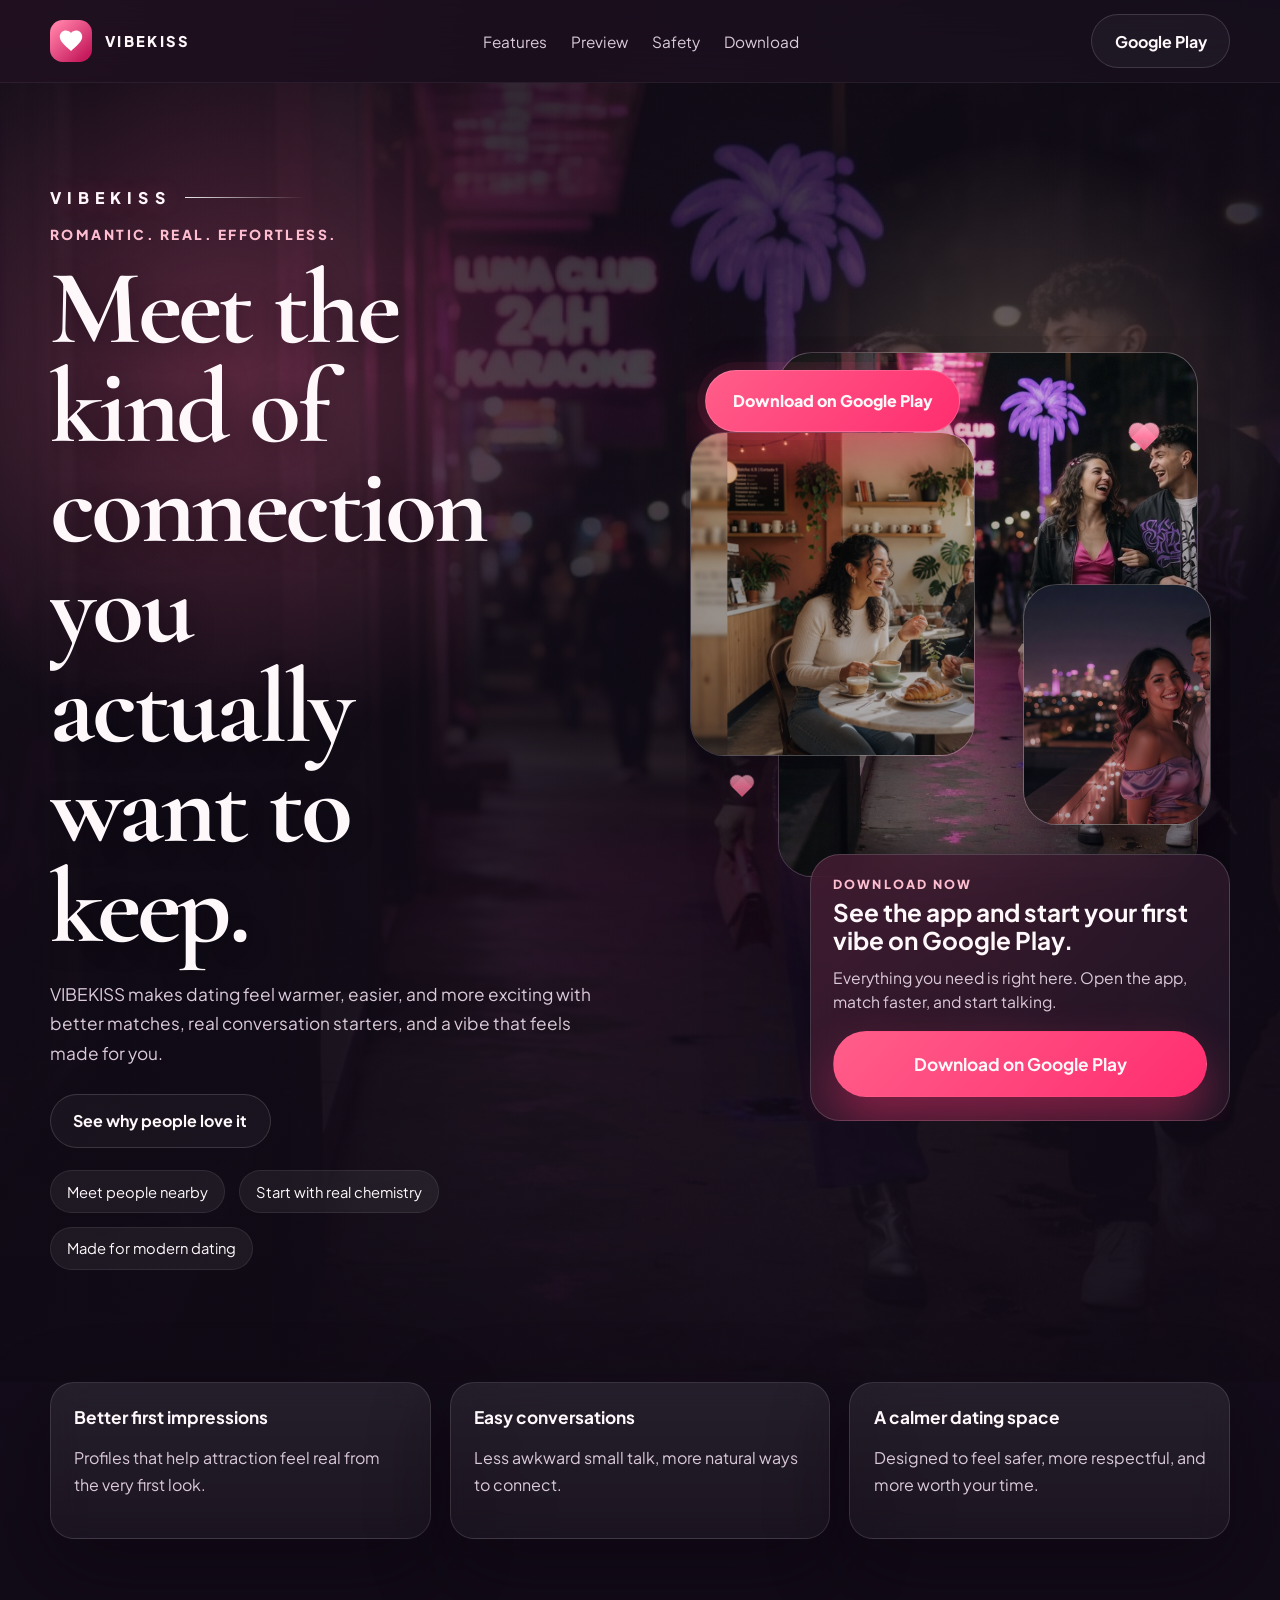
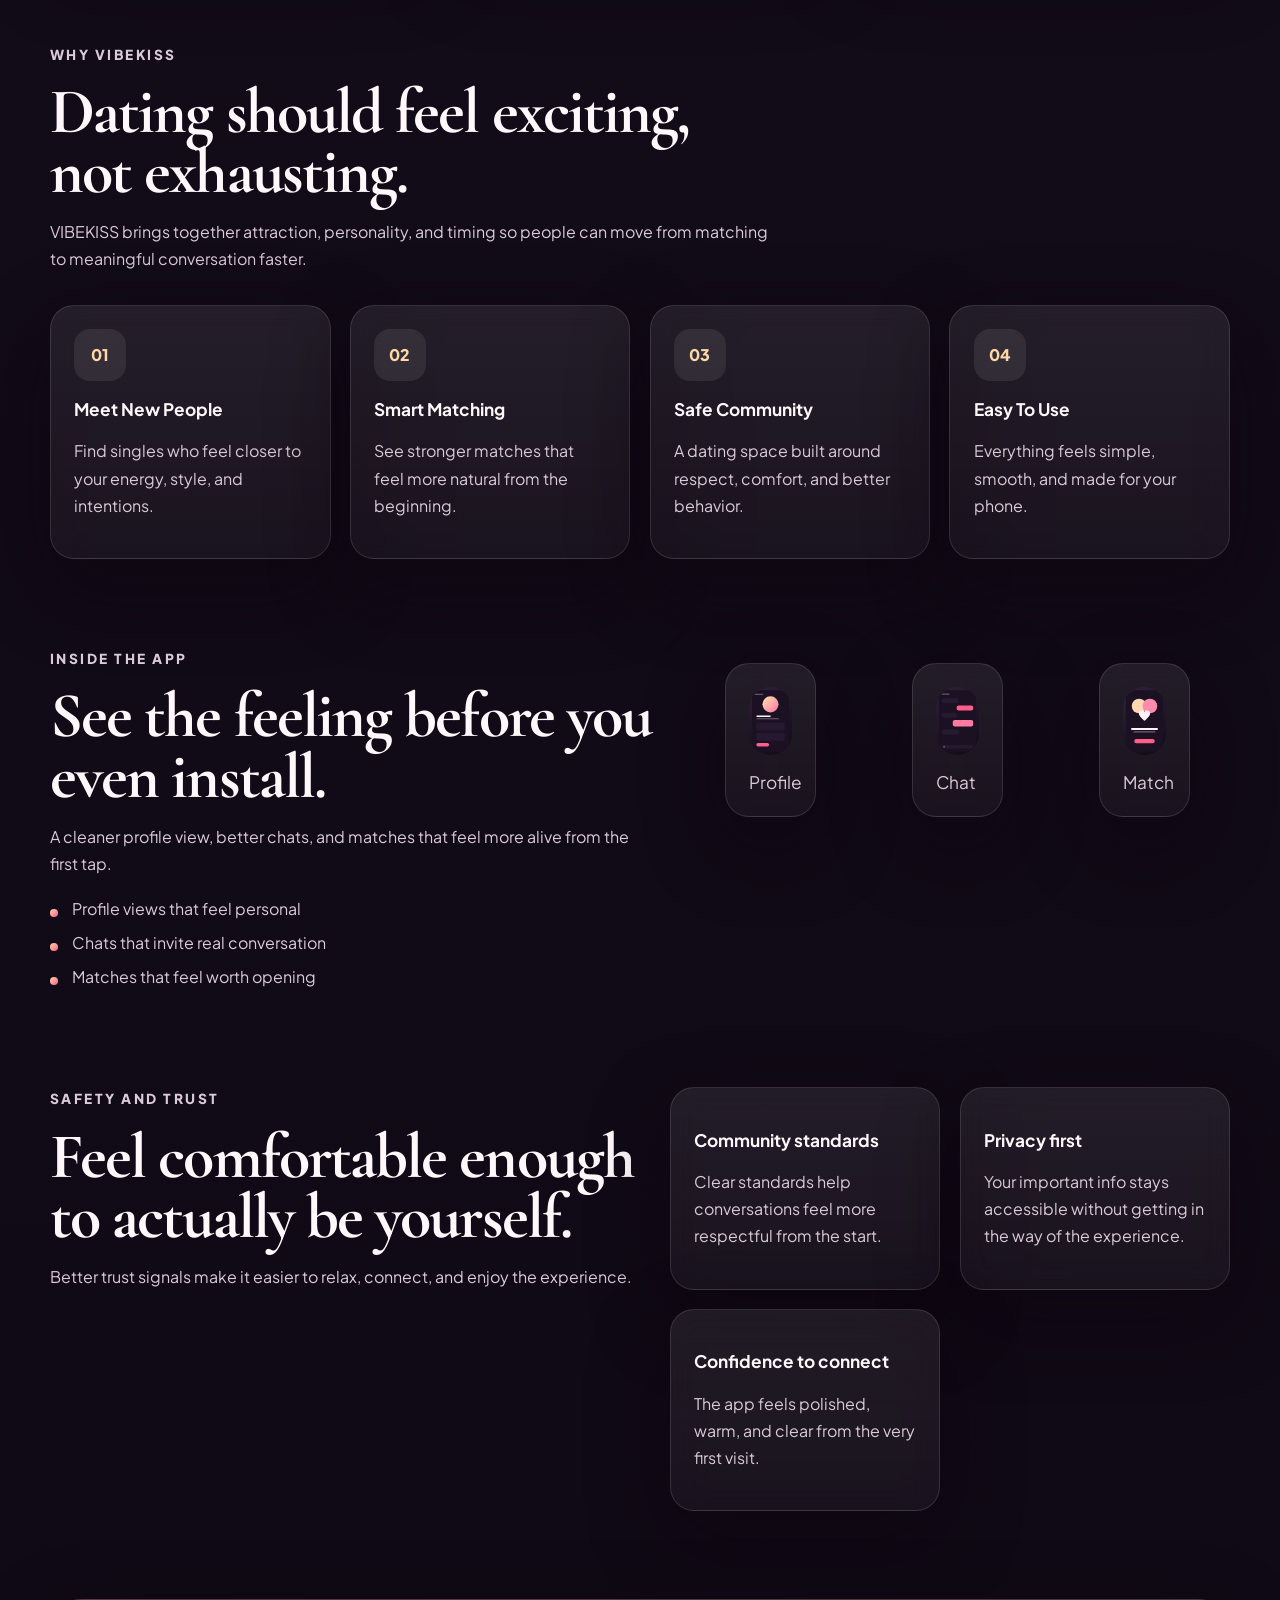
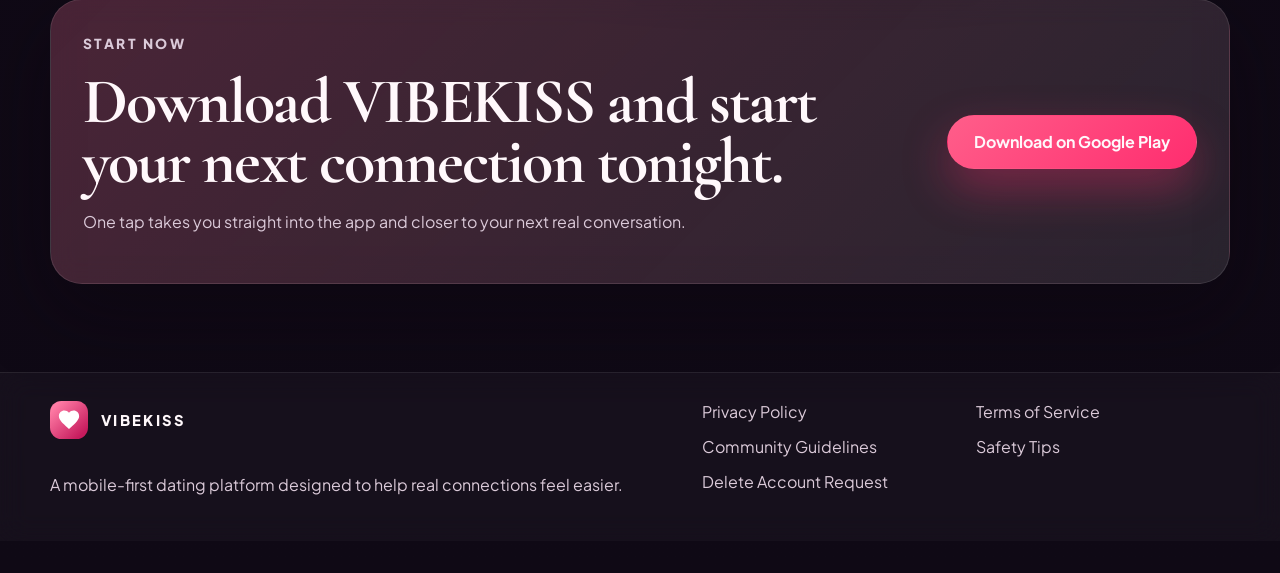
<file: index.html>
<!DOCTYPE html>
<html lang="en">
<head>
  <meta charset="UTF-8">
  <meta http-equiv="X-UA-Compatible" content="IE=edge">
  <meta name="viewport" content="width=device-width, initial-scale=1.0">
  <meta
    name="description"
    content="VIBEKISS helps you meet people who match your energy, spark real conversation, and turn chemistry into something real."
  >
  <meta name="theme-color" content="#160d1f">
  <title>VIBEKISS | Find Your Vibe</title>
  <link rel="preconnect" href="https://fonts.googleapis.com">
  <link rel="preconnect" href="https://fonts.gstatic.com" crossorigin>
  <link
    href="https://fonts.googleapis.com/css2?family=Cormorant+Garamond:wght@500;600;700&family=Plus+Jakarta+Sans:wght@400;500;600;700;800&display=swap"
    rel="stylesheet"
  >
  <link rel="icon" type="image/svg+xml" href="assets/brand-mark.svg">
  <link rel="stylesheet" href="styles.css?v=20260422d">
</head>
<body>
  <div class="page-shell">
    <header class="site-header">
      <div class="container nav-bar">
        <a class="brand" href="#top" aria-label="VIBEKISS home">
          <img src="assets/brand-mark.svg" alt="" width="42" height="42">
          <span>VIBEKISS</span>
        </a>
        <nav class="nav-links" aria-label="Primary navigation">
          <a href="#features">Features</a>
          <a href="#screens">Preview</a>
          <a href="#safety">Safety</a>
          <a href="#download">Download</a>
        </nav>
        <a
          class="button button-small"
          href="https://play.google.com/store/apps/details?id=com.vibekiss.app&pcampaignid=web_share"
          target="_blank"
          rel="noreferrer"
        >
          Google Play
        </a>
      </div>
    </header>

    <main id="top">
      <section class="hero-section">
        <div class="hero-media" aria-hidden="true">
          <div class="hero-slides">
            <div class="hero-slide hero-slide-one is-active"></div>
            <div class="hero-slide hero-slide-two"></div>
            <div class="hero-slide hero-slide-three"></div>
          </div>
          <video
            class="hero-background-video"
            src="assets/hero-video.mp4"
            poster="assets/hero-1.jpg"
            autoplay
            muted
            loop
            playsinline
            preload="metadata"
          ></video>
          <div class="hero-media-overlay"></div>
          <div class="hero-media-vignette"></div>
        </div>
        <div class="container hero-grid">
          <div class="hero-copy reveal is-visible">
            <div class="hero-branding">
              <span class="brand-kicker">VIBEKISS</span>
              <div class="brand-line"></div>
            </div>
            <p class="eyebrow">Romantic. Real. Effortless.</p>
            <h1>Meet the kind of connection you actually want to keep.</h1>
            <p class="hero-text">
              VIBEKISS makes dating feel warmer, easier, and more exciting with better matches,
              real conversation starters, and a vibe that feels made for you.
            </p>
            <div class="hero-actions">
              <a class="button button-secondary" href="#features">See why people love it</a>
            </div>
            <div class="hero-points">
              <span>Meet people nearby</span>
              <span>Start with real chemistry</span>
              <span>Made for modern dating</span>
            </div>
          </div>

          <div class="hero-visual reveal is-visible">
            <div class="hero-glow"></div>
            <div class="hero-photo-collage" aria-hidden="true">
              <div class="photo-panel photo-panel-tall">
                <img src="assets/hero-1.jpg" alt="">
              </div>
              <div class="photo-panel photo-panel-wide">
                <img src="assets/hero-2.jpg" alt="">
              </div>
              <div class="photo-panel photo-panel-accent">
                <img src="assets/hero-3.jpg" alt="">
              </div>
              <div class="hero-orb orb-one"></div>
              <div class="hero-orb orb-two"></div>
              <div class="hero-heart heart-one"></div>
              <div class="hero-heart heart-two"></div>
            </div>
            <a
              class="button button-primary hero-overlay-cta"
              href="https://play.google.com/store/apps/details?id=com.vibekiss.app&pcampaignid=web_share"
              target="_blank"
              rel="noreferrer"
            >
              Download on Google Play
            </a>
            <div class="hero-install-card">
              <span class="install-kicker">Download now</span>
              <strong>See the app and start your first vibe on Google Play.</strong>
              <p>Everything you need is right here. Open the app, match faster, and start talking.</p>
              <a
                class="button button-primary button-large hero-install-button"
                href="https://play.google.com/store/apps/details?id=com.vibekiss.app&pcampaignid=web_share"
                target="_blank"
                rel="noreferrer"
              >
                Download on Google Play
              </a>
            </div>
          </div>
        </div>
      </section>

      <section class="stats-section">
        <div class="container stats-grid reveal">
          <article class="stat-card">
            <strong>Better first impressions</strong>
            <p>Profiles that help attraction feel real from the very first look.</p>
          </article>
          <article class="stat-card">
            <strong>Easy conversations</strong>
            <p>Less awkward small talk, more natural ways to connect.</p>
          </article>
          <article class="stat-card">
            <strong>A calmer dating space</strong>
            <p>Designed to feel safer, more respectful, and more worth your time.</p>
          </article>
        </div>
      </section>

      <section class="content-section" id="features">
        <div class="container">
          <div class="section-heading reveal">
            <p class="eyebrow">Why VIBEKISS</p>
            <h2>Dating should feel exciting, not exhausting.</h2>
            <p>
              VIBEKISS brings together attraction, personality, and timing so people can move from
              matching to meaningful conversation faster.
            </p>
          </div>

          <div class="feature-grid">
            <article class="feature-card reveal">
              <span class="feature-icon">01</span>
              <h3>Meet New People</h3>
              <p>Find singles who feel closer to your energy, style, and intentions.</p>
            </article>
            <article class="feature-card reveal">
              <span class="feature-icon">02</span>
              <h3>Smart Matching</h3>
              <p>See stronger matches that feel more natural from the beginning.</p>
            </article>
            <article class="feature-card reveal">
              <span class="feature-icon">03</span>
              <h3>Safe Community</h3>
              <p>A dating space built around respect, comfort, and better behavior.</p>
            </article>
            <article class="feature-card reveal">
              <span class="feature-icon">04</span>
              <h3>Easy To Use</h3>
              <p>Everything feels simple, smooth, and made for your phone.</p>
            </article>
          </div>
        </div>
      </section>

      <section class="content-section showcase-section" id="screens">
        <div class="container showcase-grid">
          <div class="showcase-copy reveal">
            <p class="eyebrow">Inside the app</p>
            <h2>See the feeling before you even install.</h2>
            <p>
              A cleaner profile view, better chats, and matches that feel more alive from the first tap.
            </p>
            <ul class="feature-list">
              <li>Profile views that feel personal</li>
              <li>Chats that invite real conversation</li>
              <li>Matches that feel worth opening</li>
            </ul>
          </div>

          <div class="screens-grid">
            <figure class="screen-card reveal">
              <img src="assets/screen-profile.svg" alt="Profile preview placeholder">
              <figcaption>Profile</figcaption>
            </figure>
            <figure class="screen-card reveal">
              <img src="assets/screen-chat.svg" alt="Conversation preview placeholder">
              <figcaption>Chat</figcaption>
            </figure>
            <figure class="screen-card reveal">
              <img src="assets/screen-match.svg" alt="Match preview placeholder">
              <figcaption>Match</figcaption>
            </figure>
          </div>
        </div>
      </section>

      <section class="content-section trust-section" id="safety">
        <div class="container trust-grid">
          <div class="trust-panel reveal">
            <p class="eyebrow">Safety and trust</p>
            <h2>Feel comfortable enough to actually be yourself.</h2>
            <p>
              Better trust signals make it easier to relax, connect, and enjoy the experience.
            </p>
          </div>
          <div class="trust-cards">
            <article class="trust-card reveal">
              <h3>Community standards</h3>
              <p>Clear standards help conversations feel more respectful from the start.</p>
            </article>
            <article class="trust-card reveal">
              <h3>Privacy first</h3>
              <p>Your important info stays accessible without getting in the way of the experience.</p>
            </article>
            <article class="trust-card reveal">
              <h3>Confidence to connect</h3>
              <p>The app feels polished, warm, and clear from the very first visit.</p>
            </article>
          </div>
        </div>
      </section>

      <section class="download-section" id="download">
        <div class="container download-card reveal">
          <div>
            <p class="eyebrow">Start now</p>
            <h2>Download VIBEKISS and start your next connection tonight.</h2>
            <p>
              One tap takes you straight into the app and closer to your next real conversation.
            </p>
          </div>
          <a
            class="button button-primary button-large"
            href="https://play.google.com/store/apps/details?id=com.vibekiss.app&pcampaignid=web_share"
            target="_blank"
            rel="noreferrer"
          >
            Download on Google Play
          </a>
        </div>
      </section>
    </main>

    <footer class="site-footer">
      <div class="container footer-grid">
        <div class="footer-brand">
          <a class="brand brand-footer" href="#top">
            <img src="assets/brand-mark.svg" alt="" width="38" height="38">
            <span>VIBEKISS</span>
          </a>
          <p>A mobile-first dating platform designed to help real connections feel easier.</p>
        </div>
        <div class="footer-links">
          <a href="privacy.html">Privacy Policy</a>
          <a href="terms.html">Terms of Service</a>
          <a href="community-guidelines.html">Community Guidelines</a>
          <a href="safety.html">Safety Tips</a>
          <a href="delete-account.html">Delete Account Request</a>
        </div>
      </div>
    </footer>
  </div>

  <script src="script.js?v=20260422d"></script>
</body>
</html>
</file>
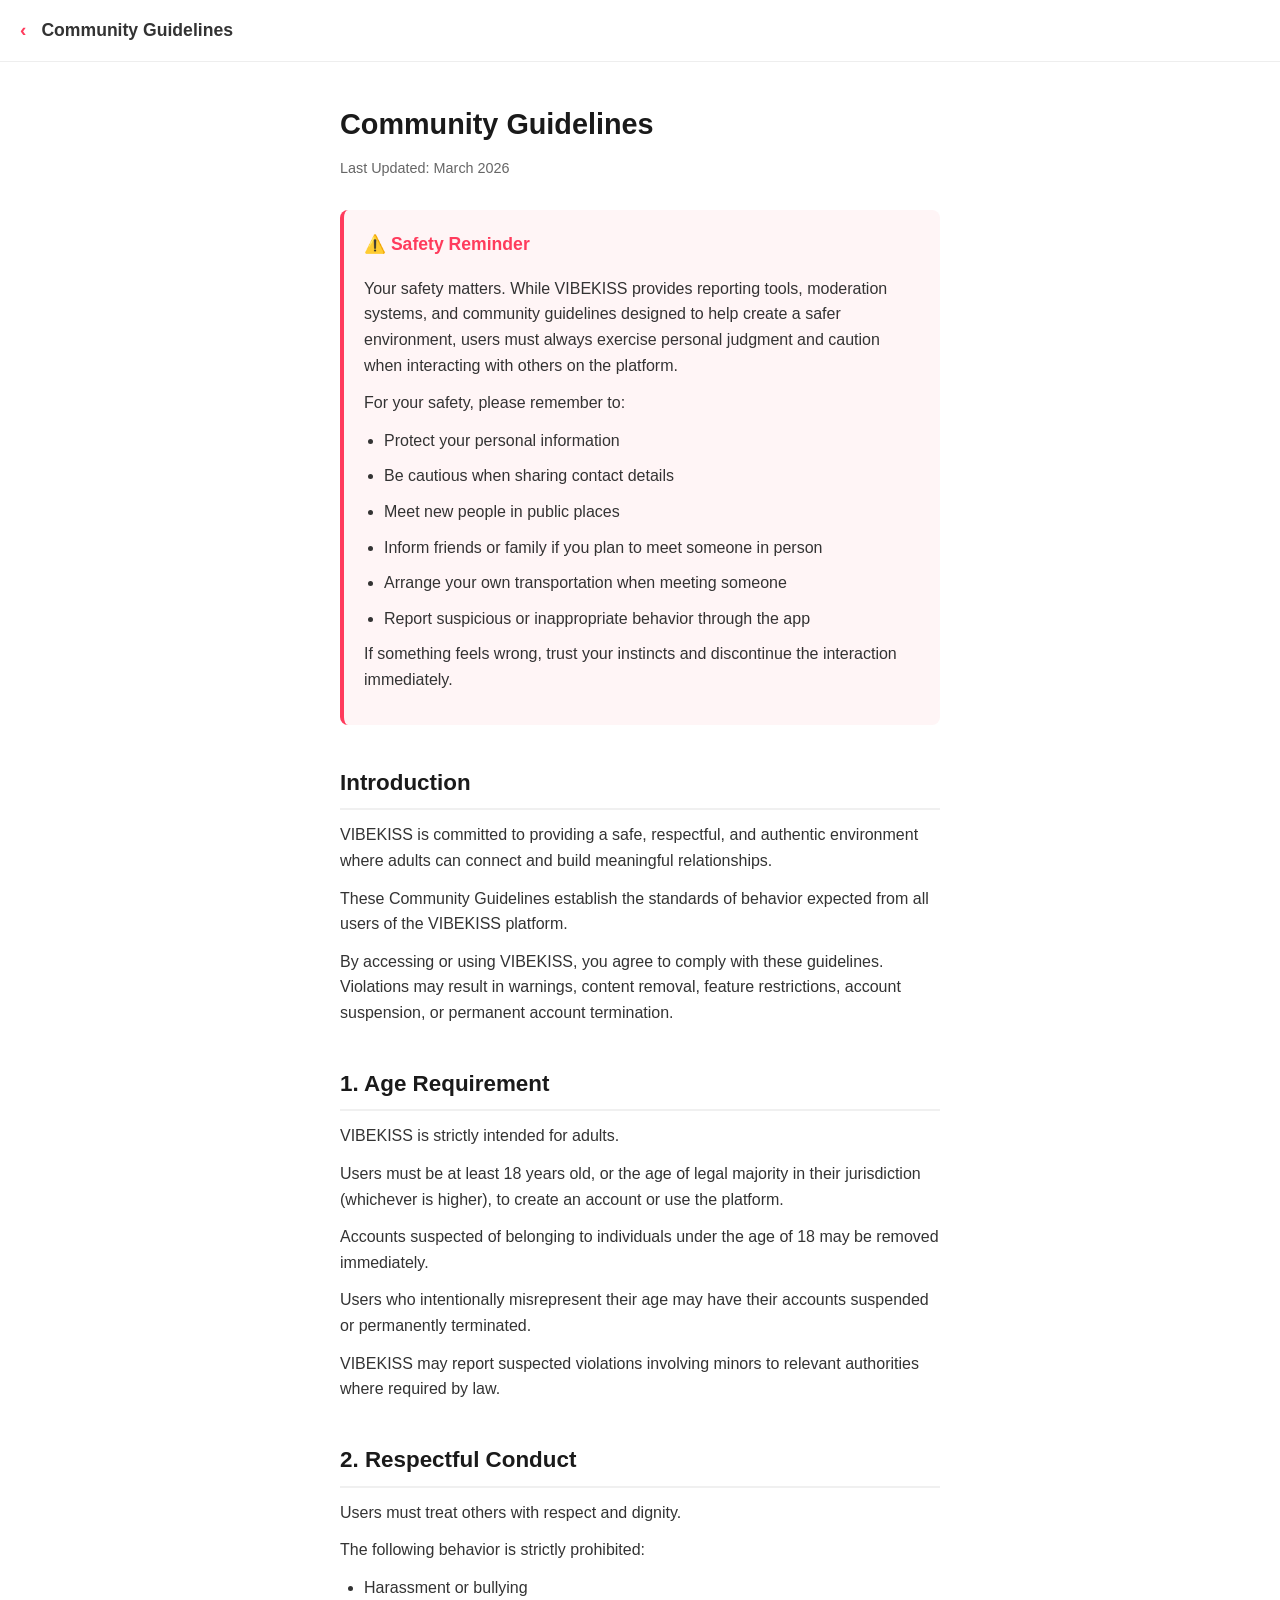
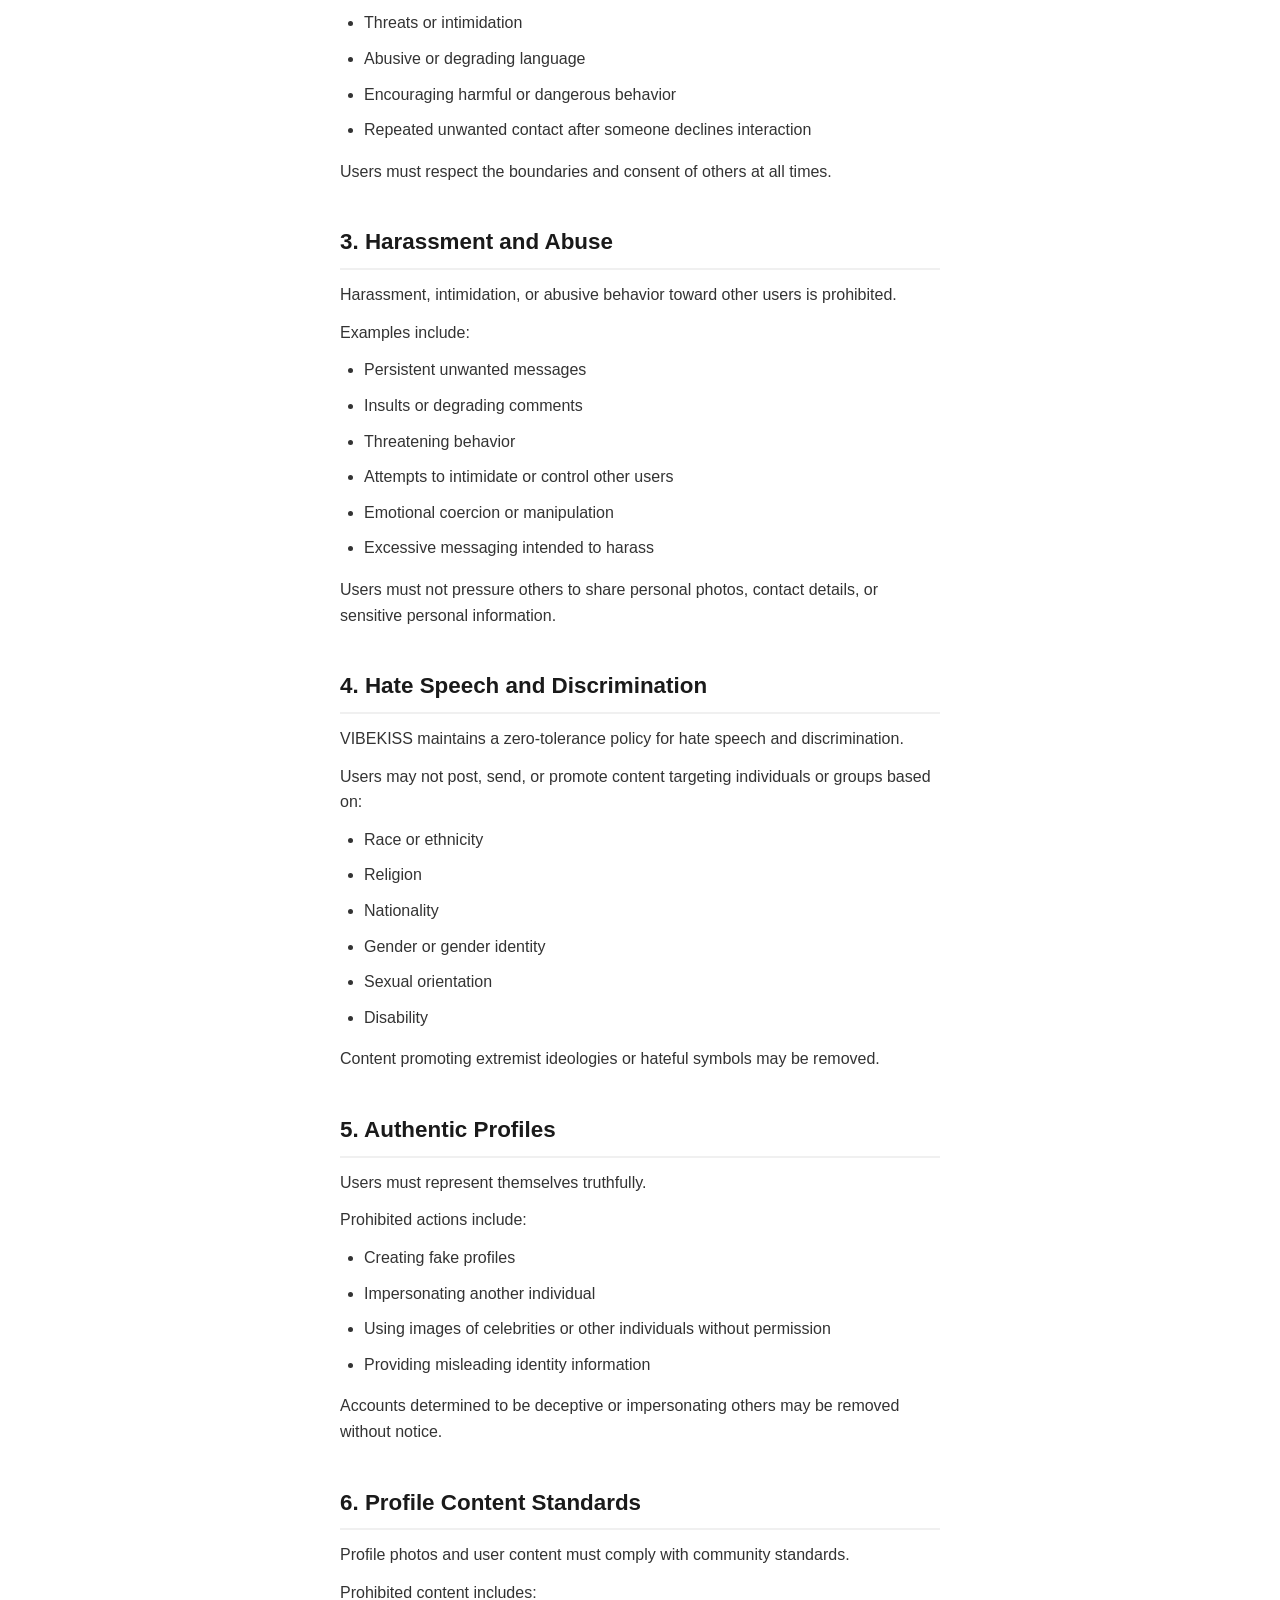
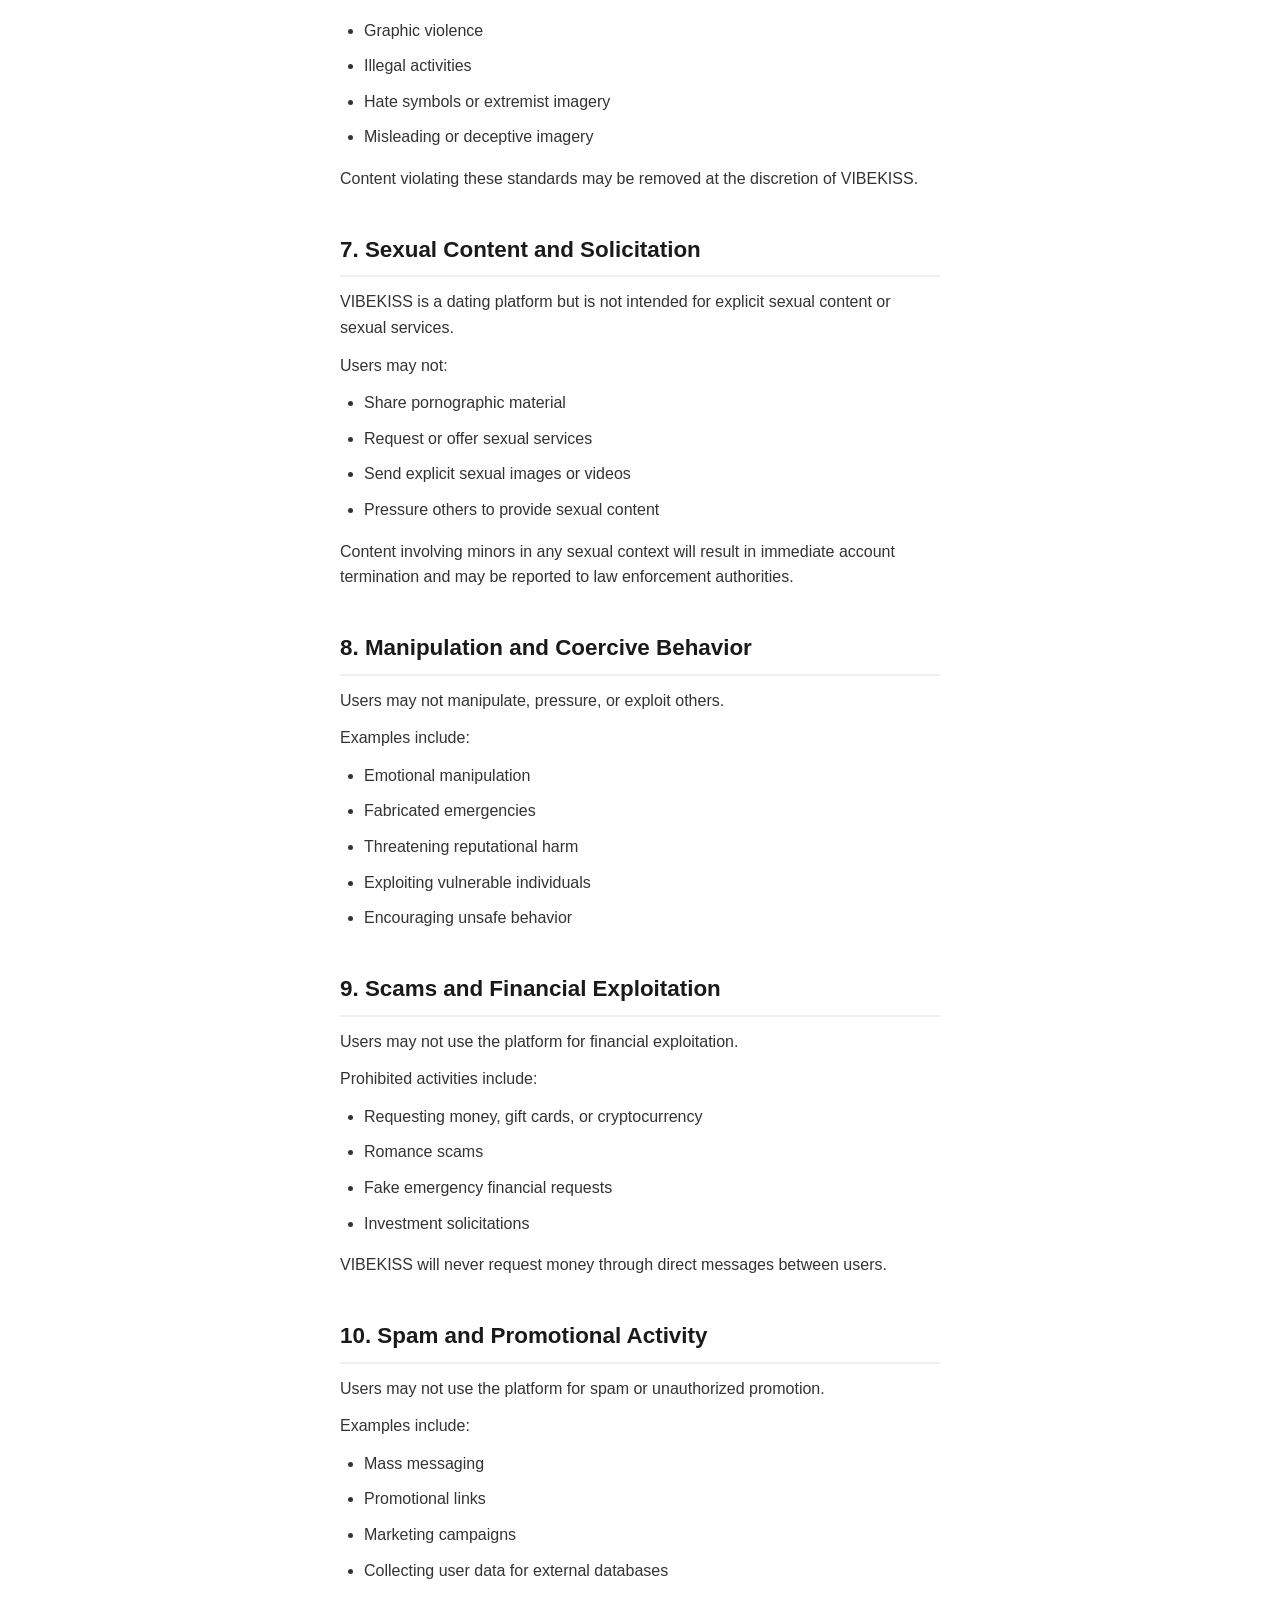
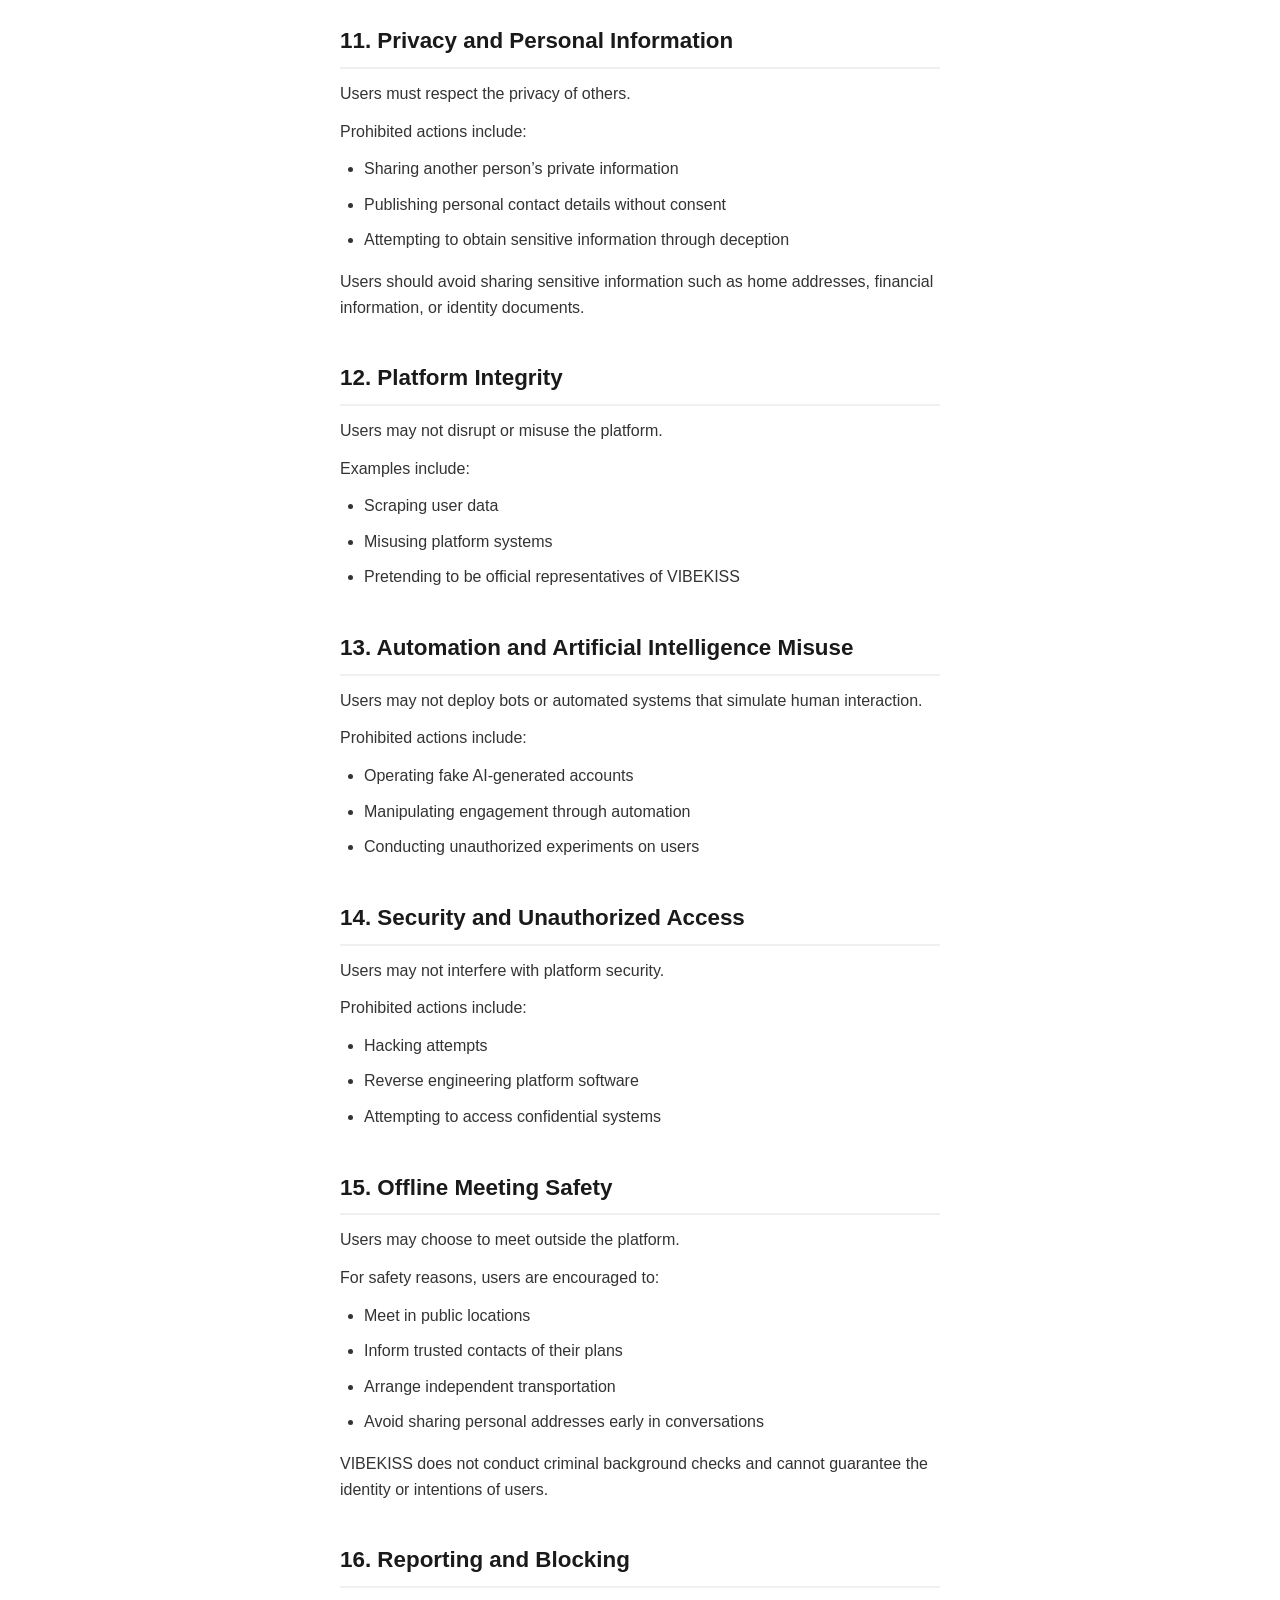
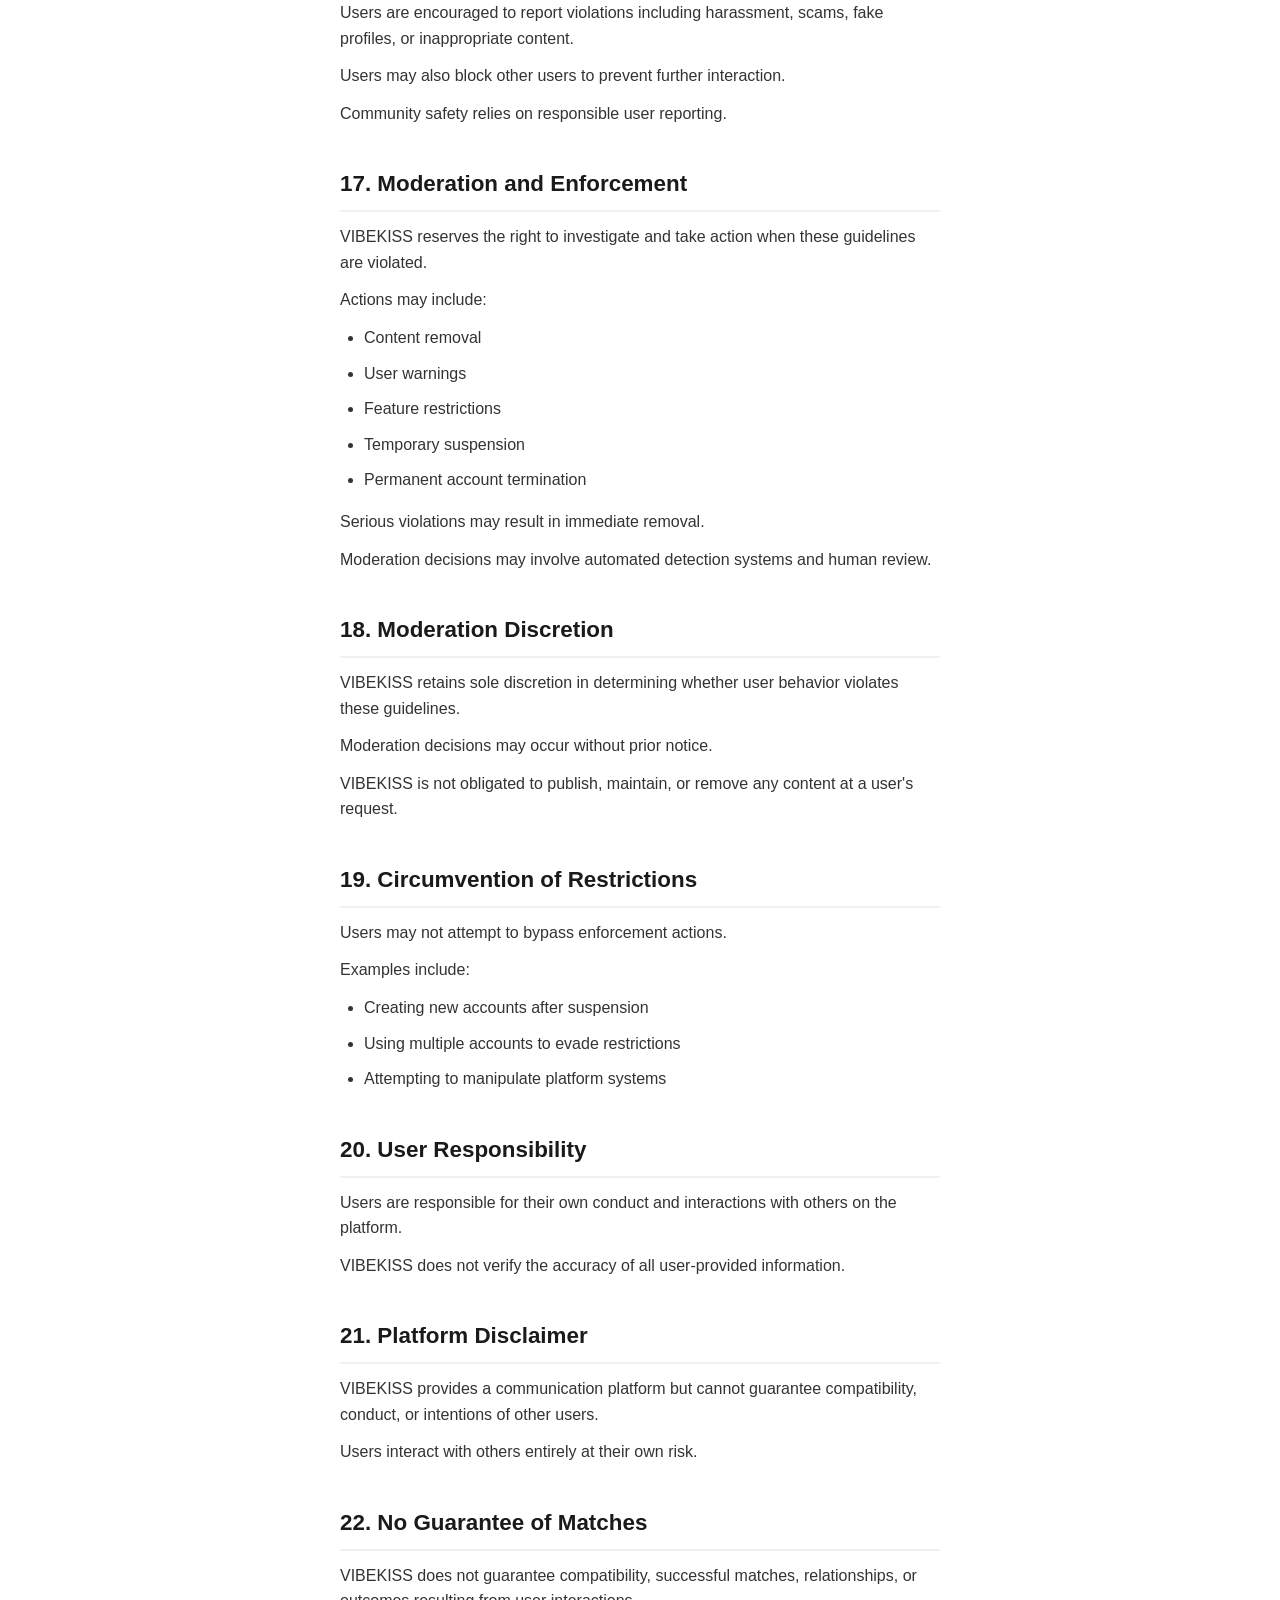
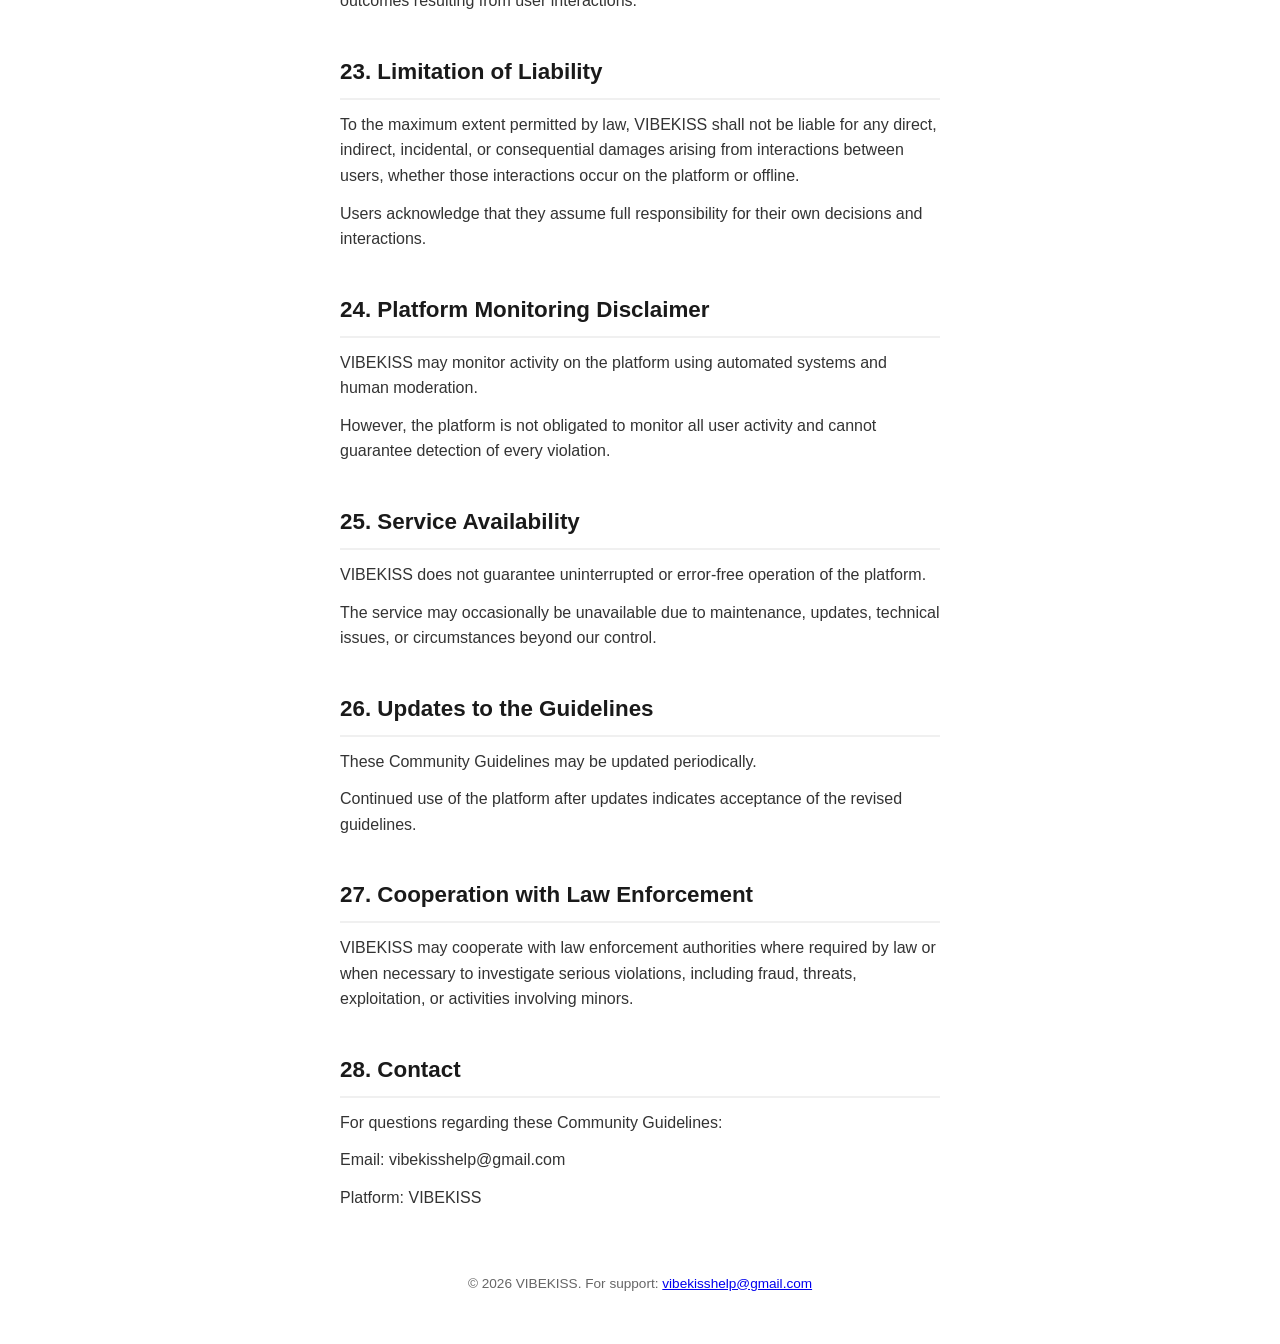
<file: community-guidelines.html>
<!DOCTYPE html>
<html lang="en">
<head>
  <meta charset="UTF-8">
  <meta name="viewport" content="width=device-width, initial-scale=1.0, maximum-scale=1.0, user-scalable=no">
  <title>VIBEKISS | Community Guidelines</title>
  <style>
    :root {
      --primary: #ff3b5c;
      --text: #1a1a1a;
      --light-text: #666;
      --bg: #ffffff;
      --section-bg: #f9f9f9;
    }
    body {
      font-family: -apple-system, BlinkMacSystemFont, "Segoe UI", Roboto, Helvetica, Arial, sans-serif;
      line-height: 1.6;
      color: var(--text);
      margin: 0;
      padding: 0;
      background-color: var(--bg);
      -webkit-font-smoothing: antialiased;
    }
    .header {
      position: sticky;
      top: 0;
      background: rgba(255, 255, 255, 0.95);
      backdrop-filter: blur(10px);
      border-bottom: 1px solid #eee;
      padding: 15px 20px;
      display: flex;
      align-items: center;
      z-index: 1000;
    }
    .back-btn {
      text-decoration: none;
      color: var(--primary);
      font-size: 1.2rem;
      font-weight: 600;
      margin-right: 15px;
    }
    .header-title {
      font-size: 1.1rem;
      font-weight: 700;
      margin: 0;
    }
    .content {
      padding: 20px;
      max-width: 600px;
      margin: 0 auto;
    }
    h1 { 
      font-size: 1.8rem; 
      margin-bottom: 10px; 
      color: var(--text); 
    }
    .last-updated { 
      color: var(--light-text); 
      font-size: 0.9rem; 
      margin-bottom: 30px; 
    }
    .safety-box {
      background-color: #fff5f6;
      border-left: 4px solid var(--primary);
      padding: 20px;
      border-radius: 8px;
      margin-bottom: 30px;
    }
    .safety-box h3 { 
      margin-top: 0; 
      color: var(--primary); 
      font-size: 1.1rem; 
    }
    .safety-box ul { 
      padding-left: 20px; 
      margin: 12px 0 0 0; 
    }
    h2 {
      font-size: 1.4rem;
      margin: 40px 0 12px;
      color: var(--text);
      border-bottom: 2px solid #f0f0f0;
      padding-bottom: 8px;
    }
    p, li {
      font-size: 1rem;
      color: #333;
      margin: 0 0 12px 0;
    }
    ul, ol {
      padding-left: 24px;
      margin: 0 0 16px 0;
    }
    li {
      margin-bottom: 10px;
    }
    strong {
      color: var(--text);
    }
    footer {
      text-align: center;
      padding: 50px 20px 30px;
      color: var(--light-text);
      font-size: 0.85rem;
    }
  </style>
</head>
<body>

  <header class="header">
    <a href="index.html" class="back-btn">‹</a>
    <p class="header-title">Community Guidelines</p>
  </header>

  <main class="content">

    <h1>Community Guidelines</h1>
    <p class="last-updated">Last Updated: March 2026</p>

    <div class="safety-box">
      <h3>⚠️ Safety Reminder</h3>
      <p>Your safety matters. While VIBEKISS provides reporting tools, moderation systems, and community guidelines designed to help create a safer environment, users must always exercise personal judgment and caution when interacting with others on the platform.</p>
      <p>For your safety, please remember to:</p>
      <ul>
        <li>Protect your personal information</li>
        <li>Be cautious when sharing contact details</li>
        <li>Meet new people in public places</li>
        <li>Inform friends or family if you plan to meet someone in person</li>
        <li>Arrange your own transportation when meeting someone</li>
        <li>Report suspicious or inappropriate behavior through the app</li>
      </ul>
      <p>If something feels wrong, trust your instincts and discontinue the interaction immediately.</p>
    </div>

    <h2>Introduction</h2>
    <p>VIBEKISS is committed to providing a safe, respectful, and authentic environment where adults can connect and build meaningful relationships.</p>
    <p>These Community Guidelines establish the standards of behavior expected from all users of the VIBEKISS platform.</p>
    <p>By accessing or using VIBEKISS, you agree to comply with these guidelines. Violations may result in warnings, content removal, feature restrictions, account suspension, or permanent account termination.</p>

    <h2>1. Age Requirement</h2>
    <p>VIBEKISS is strictly intended for adults.</p>
    <p>Users must be at least 18 years old, or the age of legal majority in their jurisdiction (whichever is higher), to create an account or use the platform.</p>
    <p>Accounts suspected of belonging to individuals under the age of 18 may be removed immediately.</p>
    <p>Users who intentionally misrepresent their age may have their accounts suspended or permanently terminated.</p>
    <p>VIBEKISS may report suspected violations involving minors to relevant authorities where required by law.</p>

    <h2>2. Respectful Conduct</h2>
    <p>Users must treat others with respect and dignity.</p>
    <p>The following behavior is strictly prohibited:</p>
    <ul>
      <li>Harassment or bullying</li>
      <li>Threats or intimidation</li>
      <li>Abusive or degrading language</li>
      <li>Encouraging harmful or dangerous behavior</li>
      <li>Repeated unwanted contact after someone declines interaction</li>
    </ul>
    <p>Users must respect the boundaries and consent of others at all times.</p>

    <h2>3. Harassment and Abuse</h2>
    <p>Harassment, intimidation, or abusive behavior toward other users is prohibited.</p>
    <p>Examples include:</p>
    <ul>
      <li>Persistent unwanted messages</li>
      <li>Insults or degrading comments</li>
      <li>Threatening behavior</li>
      <li>Attempts to intimidate or control other users</li>
      <li>Emotional coercion or manipulation</li>
      <li>Excessive messaging intended to harass</li>
    </ul>
    <p>Users must not pressure others to share personal photos, contact details, or sensitive personal information.</p>

    <h2>4. Hate Speech and Discrimination</h2>
    <p>VIBEKISS maintains a zero-tolerance policy for hate speech and discrimination.</p>
    <p>Users may not post, send, or promote content targeting individuals or groups based on:</p>
    <ul>
      <li>Race or ethnicity</li>
      <li>Religion</li>
      <li>Nationality</li>
      <li>Gender or gender identity</li>
      <li>Sexual orientation</li>
      <li>Disability</li>
    </ul>
    <p>Content promoting extremist ideologies or hateful symbols may be removed.</p>

    <h2>5. Authentic Profiles</h2>
    <p>Users must represent themselves truthfully.</p>
    <p>Prohibited actions include:</p>
    <ul>
      <li>Creating fake profiles</li>
      <li>Impersonating another individual</li>
      <li>Using images of celebrities or other individuals without permission</li>
      <li>Providing misleading identity information</li>
    </ul>
    <p>Accounts determined to be deceptive or impersonating others may be removed without notice.</p>

    <h2>6. Profile Content Standards</h2>
    <p>Profile photos and user content must comply with community standards.</p>
    <p>Prohibited content includes:</p>
    <ul>
      <li>Graphic violence</li>
      <li>Illegal activities</li>
      <li>Hate symbols or extremist imagery</li>
      <li>Misleading or deceptive imagery</li>
    </ul>
    <p>Content violating these standards may be removed at the discretion of VIBEKISS.</p>

    <h2>7. Sexual Content and Solicitation</h2>
    <p>VIBEKISS is a dating platform but is not intended for explicit sexual content or sexual services.</p>
    <p>Users may not:</p>
    <ul>
      <li>Share pornographic material</li>
      <li>Request or offer sexual services</li>
      <li>Send explicit sexual images or videos</li>
      <li>Pressure others to provide sexual content</li>
    </ul>
    <p>Content involving minors in any sexual context will result in immediate account termination and may be reported to law enforcement authorities.</p>

    <h2>8. Manipulation and Coercive Behavior</h2>
    <p>Users may not manipulate, pressure, or exploit others.</p>
    <p>Examples include:</p>
    <ul>
      <li>Emotional manipulation</li>
      <li>Fabricated emergencies</li>
      <li>Threatening reputational harm</li>
      <li>Exploiting vulnerable individuals</li>
      <li>Encouraging unsafe behavior</li>
    </ul>

    <h2>9. Scams and Financial Exploitation</h2>
    <p>Users may not use the platform for financial exploitation.</p>
    <p>Prohibited activities include:</p>
    <ul>
      <li>Requesting money, gift cards, or cryptocurrency</li>
      <li>Romance scams</li>
      <li>Fake emergency financial requests</li>
      <li>Investment solicitations</li>
    </ul>
    <p>VIBEKISS will never request money through direct messages between users.</p>

    <h2>10. Spam and Promotional Activity</h2>
    <p>Users may not use the platform for spam or unauthorized promotion.</p>
    <p>Examples include:</p>
    <ul>
      <li>Mass messaging</li>
      <li>Promotional links</li>
      <li>Marketing campaigns</li>
      <li>Collecting user data for external databases</li>
    </ul>

    <h2>11. Privacy and Personal Information</h2>
    <p>Users must respect the privacy of others.</p>
    <p>Prohibited actions include:</p>
    <ul>
      <li>Sharing another person’s private information</li>
      <li>Publishing personal contact details without consent</li>
      <li>Attempting to obtain sensitive information through deception</li>
    </ul>
    <p>Users should avoid sharing sensitive information such as home addresses, financial information, or identity documents.</p>

    <h2>12. Platform Integrity</h2>
    <p>Users may not disrupt or misuse the platform.</p>
    <p>Examples include:</p>
    <ul>
      <li>Scraping user data</li>
      <li>Misusing platform systems</li>
      <li>Pretending to be official representatives of VIBEKISS</li>
    </ul>

    <h2>13. Automation and Artificial Intelligence Misuse</h2>
    <p>Users may not deploy bots or automated systems that simulate human interaction.</p>
    <p>Prohibited actions include:</p>
    <ul>
      <li>Operating fake AI-generated accounts</li>
      <li>Manipulating engagement through automation</li>
      <li>Conducting unauthorized experiments on users</li>
    </ul>

    <h2>14. Security and Unauthorized Access</h2>
    <p>Users may not interfere with platform security.</p>
    <p>Prohibited actions include:</p>
    <ul>
      <li>Hacking attempts</li>
      <li>Reverse engineering platform software</li>
      <li>Attempting to access confidential systems</li>
    </ul>

    <h2>15. Offline Meeting Safety</h2>
    <p>Users may choose to meet outside the platform.</p>
    <p>For safety reasons, users are encouraged to:</p>
    <ul>
      <li>Meet in public locations</li>
      <li>Inform trusted contacts of their plans</li>
      <li>Arrange independent transportation</li>
      <li>Avoid sharing personal addresses early in conversations</li>
    </ul>
    <p>VIBEKISS does not conduct criminal background checks and cannot guarantee the identity or intentions of users.</p>

    <h2>16. Reporting and Blocking</h2>
    <p>Users are encouraged to report violations including harassment, scams, fake profiles, or inappropriate content.</p>
    <p>Users may also block other users to prevent further interaction.</p>
    <p>Community safety relies on responsible user reporting.</p>

    <h2>17. Moderation and Enforcement</h2>
    <p>VIBEKISS reserves the right to investigate and take action when these guidelines are violated.</p>
    <p>Actions may include:</p>
    <ul>
      <li>Content removal</li>
      <li>User warnings</li>
      <li>Feature restrictions</li>
      <li>Temporary suspension</li>
      <li>Permanent account termination</li>
    </ul>
    <p>Serious violations may result in immediate removal.</p>
    <p>Moderation decisions may involve automated detection systems and human review.</p>

    <h2>18. Moderation Discretion</h2>
    <p>VIBEKISS retains sole discretion in determining whether user behavior violates these guidelines.</p>
    <p>Moderation decisions may occur without prior notice.</p>
    <p>VIBEKISS is not obligated to publish, maintain, or remove any content at a user's request.</p>

    <h2>19. Circumvention of Restrictions</h2>
    <p>Users may not attempt to bypass enforcement actions.</p>
    <p>Examples include:</p>
    <ul>
      <li>Creating new accounts after suspension</li>
      <li>Using multiple accounts to evade restrictions</li>
      <li>Attempting to manipulate platform systems</li>
    </ul>

    <h2>20. User Responsibility</h2>
    <p>Users are responsible for their own conduct and interactions with others on the platform.</p>
    <p>VIBEKISS does not verify the accuracy of all user-provided information.</p>

    <h2>21. Platform Disclaimer</h2>
    <p>VIBEKISS provides a communication platform but cannot guarantee compatibility, conduct, or intentions of other users.</p>
    <p>Users interact with others entirely at their own risk.</p>

    <h2>22. No Guarantee of Matches</h2>
    <p>VIBEKISS does not guarantee compatibility, successful matches, relationships, or outcomes resulting from user interactions.</p>

    <h2>23. Limitation of Liability</h2>
    <p>To the maximum extent permitted by law, VIBEKISS shall not be liable for any direct, indirect, incidental, or consequential damages arising from interactions between users, whether those interactions occur on the platform or offline.</p>
    <p>Users acknowledge that they assume full responsibility for their own decisions and interactions.</p>

    <h2>24. Platform Monitoring Disclaimer</h2>
    <p>VIBEKISS may monitor activity on the platform using automated systems and human moderation.</p>
    <p>However, the platform is not obligated to monitor all user activity and cannot guarantee detection of every violation.</p>

    <h2>25. Service Availability</h2>
    <p>VIBEKISS does not guarantee uninterrupted or error-free operation of the platform.</p>
    <p>The service may occasionally be unavailable due to maintenance, updates, technical issues, or circumstances beyond our control.</p>

    <h2>26. Updates to the Guidelines</h2>
    <p>These Community Guidelines may be updated periodically.</p>
    <p>Continued use of the platform after updates indicates acceptance of the revised guidelines.</p>

    <h2>27. Cooperation with Law Enforcement</h2>
    <p>VIBEKISS may cooperate with law enforcement authorities where required by law or when necessary to investigate serious violations, including fraud, threats, exploitation, or activities involving minors.</p>

    <h2>28. Contact</h2>
    <p>For questions regarding these Community Guidelines:</p>
    <p>Email: vibekisshelp@gmail.com</p>
    <p>Platform: VIBEKISS</p>

    <footer>
      © 2026 VIBEKISS. For support: <a href="mailto:vibekisshelp@gmail.com">vibekisshelp@gmail.com</a>
    </footer>

  </main>
</body>
</html>
</file>
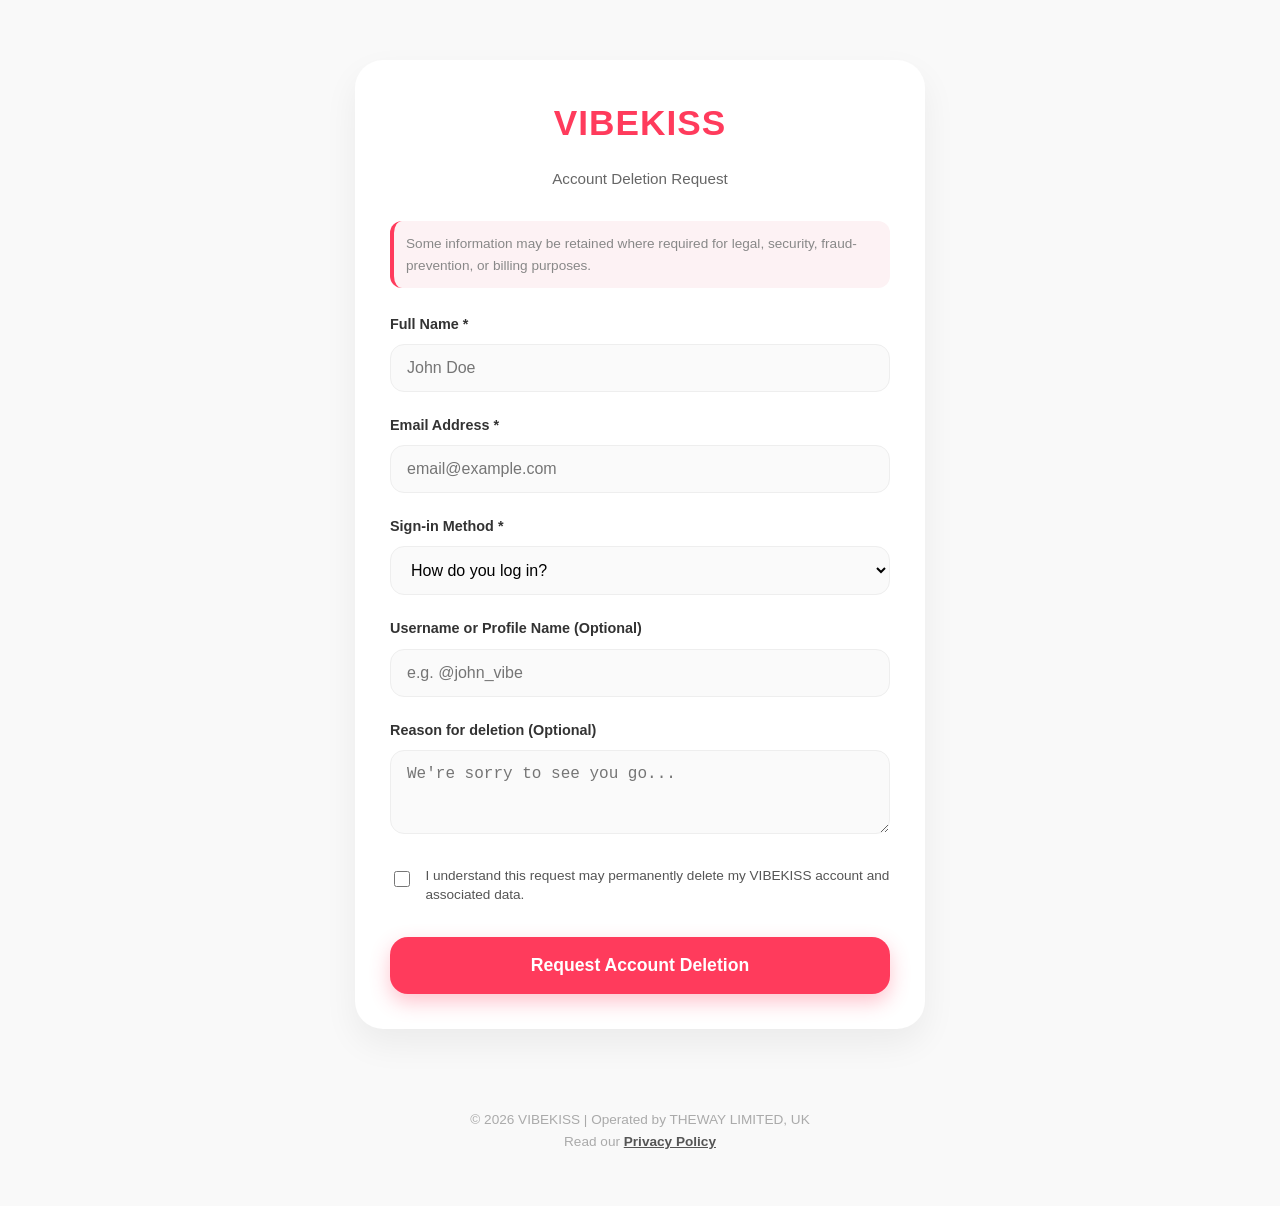
<file: delete-account.html>
<!DOCTYPE html>
<html lang="en">
<head>
    <meta charset="UTF-8">
    <meta name="viewport" content="width=device-width, initial-scale=1.0, maximum-scale=1.0, user-scalable=no">
    <title>VIBEKISS | Account Deletion Request</title>
    <style>
        :root { --primary-pink: #ff3b5c; --bg-gray: #f9f9f9; --text-dark: #111; }
        
        body { 
            font-family: -apple-system, BlinkMacSystemFont, "Segoe UI", Roboto, Helvetica, Arial, sans-serif; 
            margin: 0; padding: 20px; background-color: var(--bg-gray); color: var(--text-dark);
            line-height: 1.6;
            display: flex; flex-direction: column; min-height: 100vh;
        }

        .container { 
            max-width: 500px; margin: 40px auto; background: white; padding: 35px; 
            border-radius: 28px; box-shadow: 0 15px 35px rgba(0,0,0,0.06); 
            flex: 1;
        }

        h1 { color: var(--primary-pink); font-size: 2.2rem; margin: 0 0 10px 0; font-weight: 800; text-align: center; letter-spacing: 1px; }
        
        .intro { color: #666; font-size: 0.95rem; margin-bottom: 30px; text-align: center; padding: 0 10px; }
        .legal-notice { font-size: 0.85rem; color: #888; background: #fdf2f4; padding: 12px; border-radius: 12px; margin-bottom: 25px; border-left: 4px solid var(--primary-pink); }

        .form-group { margin-bottom: 22px; }
        label { display: block; font-weight: 700; margin-bottom: 8px; font-size: 0.9rem; color: #333; }
        
        input, select, textarea { 
            width: 100%; padding: 14px 16px; border: 1.5px solid #eee; border-radius: 14px; 
            font-size: 1rem; box-sizing: border-box; transition: all 0.2s ease;
            background-color: #fafafa;
        }

        input:focus, select:focus, textarea:focus { 
            outline: none; border-color: var(--primary-pink); background-color: #fff;
            box-shadow: 0 0 0 4px rgba(255, 59, 92, 0.1);
        }

        .checkbox-group { display: flex; align-items: flex-start; gap: 12px; margin: 25px 0; }
        .checkbox-group input { width: 20px; height: 20px; margin-top: 3px; cursor: pointer; accent-color: var(--primary-pink); }
        .checkbox-group label { font-weight: 500; font-size: 0.85rem; color: #555; line-height: 1.4; cursor: pointer; }

        button { 
            width: 100%; padding: 18px; background: var(--primary-pink); color: white; 
            border: none; border-radius: 18px; font-size: 1.1rem; font-weight: 800; 
            cursor: pointer; transition: transform 0.1s, opacity 0.2s;
            box-shadow: 0 8px 20px rgba(255, 59, 92, 0.3);
        }

        button:active { transform: scale(0.98); }
        button:disabled { background: #ccc; box-shadow: none; cursor: not-allowed; }

        footer { text-align: center; margin-top: 40px; padding-bottom: 30px; font-size: 0.85rem; color: #aaa; }
        footer a { color: #555; text-decoration: underline; font-weight: 600; }

        #success-ui { display: none; text-align: center; padding: 50px 20px; }
        .success-icon { font-size: 50px; color: #2ecc71; margin-bottom: 20px; }
    </style>
</head>
<body>

<div class="container" id="form-container">
    <h1>VIBEKISS</h1>
    <p class="intro">Account Deletion Request</p>
    
    <div class="legal-notice">
        Some information may be retained where required for legal, security, fraud-prevention, or billing purposes.
    </div>

    <form id="deletion-form" action="https://formspree.io/f/mgopdapv" method="POST">
        
        <div class="form-group">
            <label for="full-name">Full Name *</label>
            <input type="text" id="full-name" name="full_name" placeholder="John Doe" required>
        </div>

        <div class="form-group">
            <label for="email">Email Address *</label>
            <input type="email" id="email" name="email" placeholder="email@example.com" required>
        </div>

        <div class="form-group">
            <label for="signin-method">Sign-in Method *</label>
            <select id="signin-method" name="signin_method" required>
                <option value="" disabled selected>How do you log in?</option>
                <option value="Google">Google</option>
                <option value="Apple">Apple</option>
            </select>
        </div>

        <div class="form-group">
            <label for="username">Username or Profile Name (Optional)</label>
            <input type="text" id="username" name="username" placeholder="e.g. @john_vibe">
        </div>

        <div class="form-group">
            <label for="reason">Reason for deletion (Optional)</label>
            <textarea id="reason" name="reason" rows="3" placeholder="We're sorry to see you go..."></textarea>
        </div>

        <div class="checkbox-group">
            <input type="checkbox" id="confirm" name="confirmation_check" required>
            <label for="confirm">
                I understand this request may permanently delete my VIBEKISS account and associated data.
            </label>
        </div>

        <input type="text" name="_gotcha" style="display:none">

        <button type="submit" id="submit-btn">Request Account Deletion</button>
    </form>
</div>

<div class="container" id="success-ui">
    <div class="success-icon">✓</div>
    <h2>Request Sent</h2>
    <p>Your request has been sent. We will review and process it as soon as possible. You will receive an email once the deletion is complete.</p>
    <button style="margin-top:20px; background:#f0f0f0; color:#333; box-shadow:none;" onclick="window.location.reload()">Back</button>
</div>

<footer>
    &copy; 2026 VIBEKISS | Operated by THEWAY LIMITED, UK<br>
    Read our <a href="privacy.html">Privacy Policy</a>
</footer>

<script>
    const form = document.getElementById('deletion-form');
    const formContainer = document.getElementById('form-container');
    const successUI = document.getElementById('success-ui');
    const btn = document.getElementById('submit-btn');

    form.addEventListener('submit', async (e) => {
        e.preventDefault();
        
        btn.innerText = "Processing...";
        btn.disabled = true;

        const formData = new FormData(form);

        try {
            const response = await fetch(form.action, {
                method: 'POST',
                body: formData,
                headers: { 'Accept': 'application/json' }
            });

            if (response.ok) {
                formContainer.style.display = 'none';
                successUI.style.display = 'block';
                window.scrollTo(0, 0);
            } else {
                const data = await response.json();
                alert(data.error || "Submission failed. Please try again.");
                btn.innerText = "Request Account Deletion";
                btn.disabled = false;
            }
        } catch (error) {
            alert("Network error. Please check your connection.");
            btn.innerText = "Request Account Deletion";
            btn.disabled = false;
        }
    });
</script>

</body>
</html>
</file>
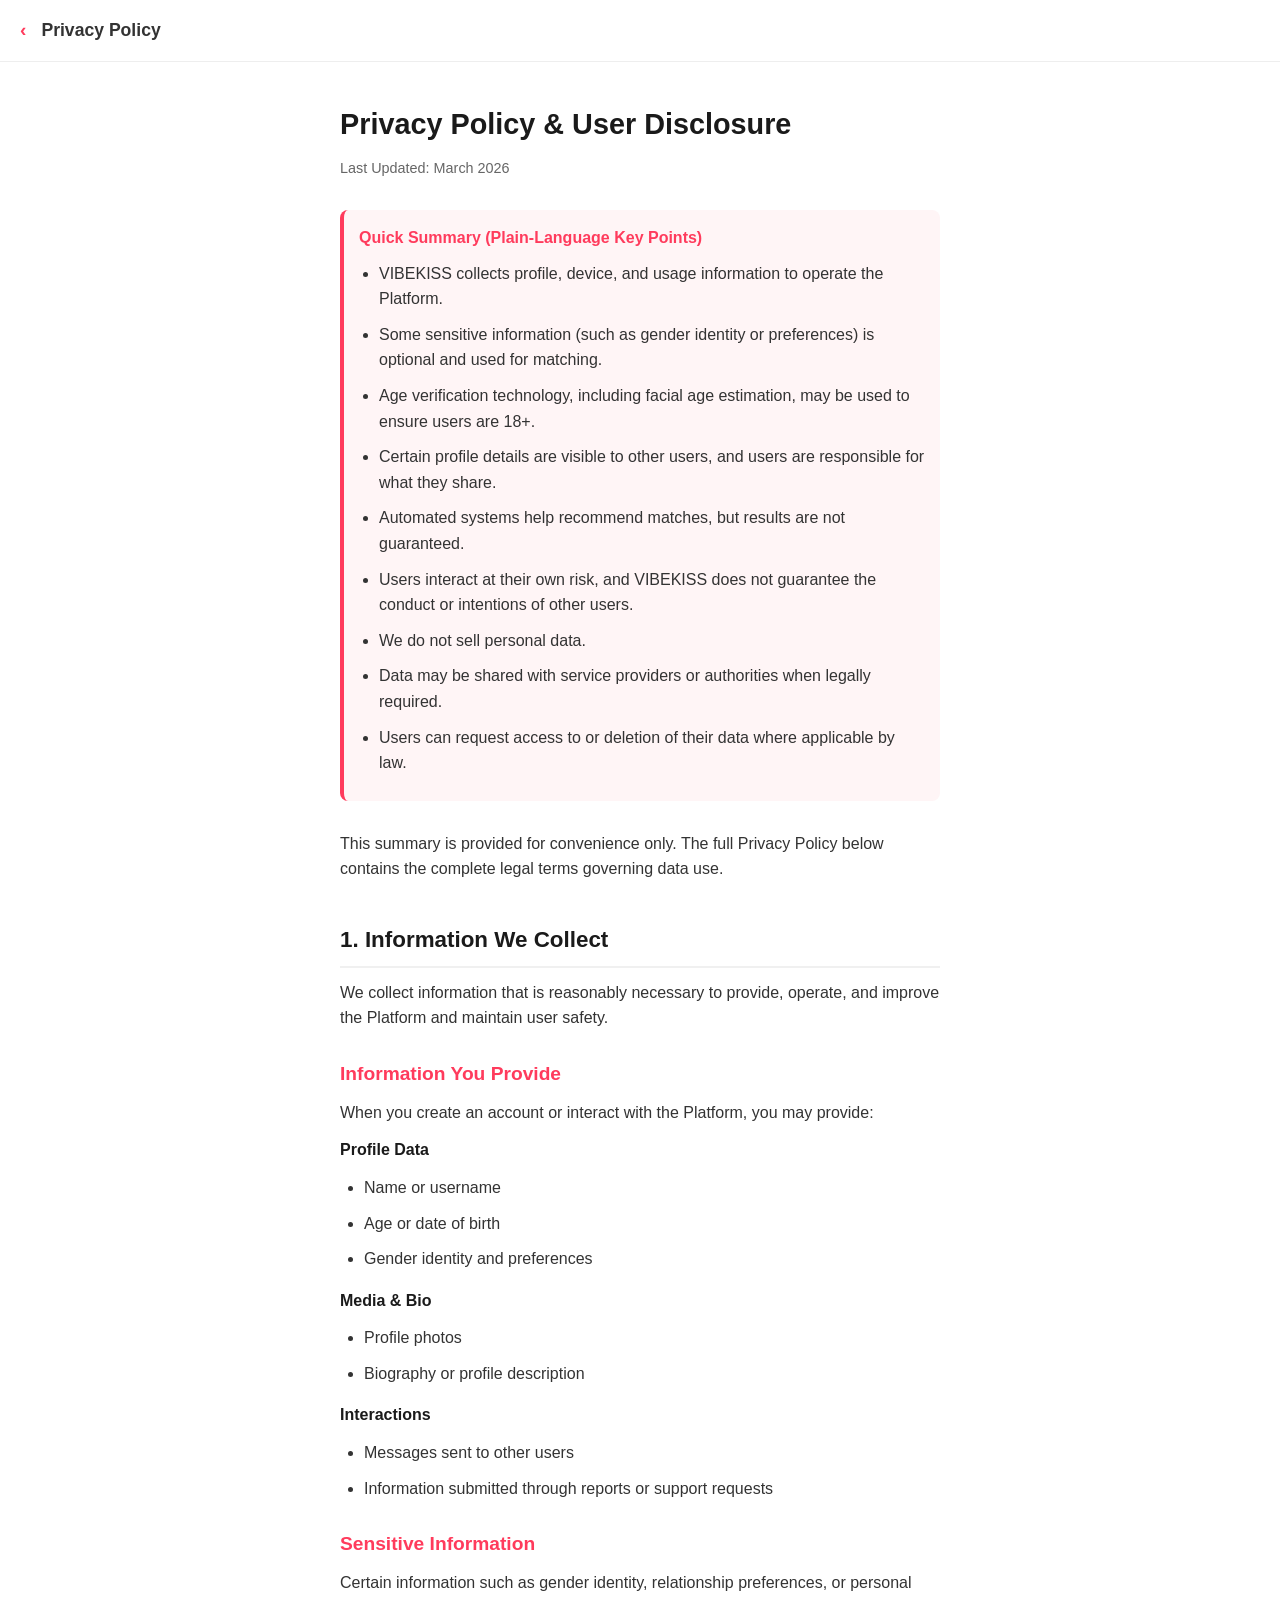
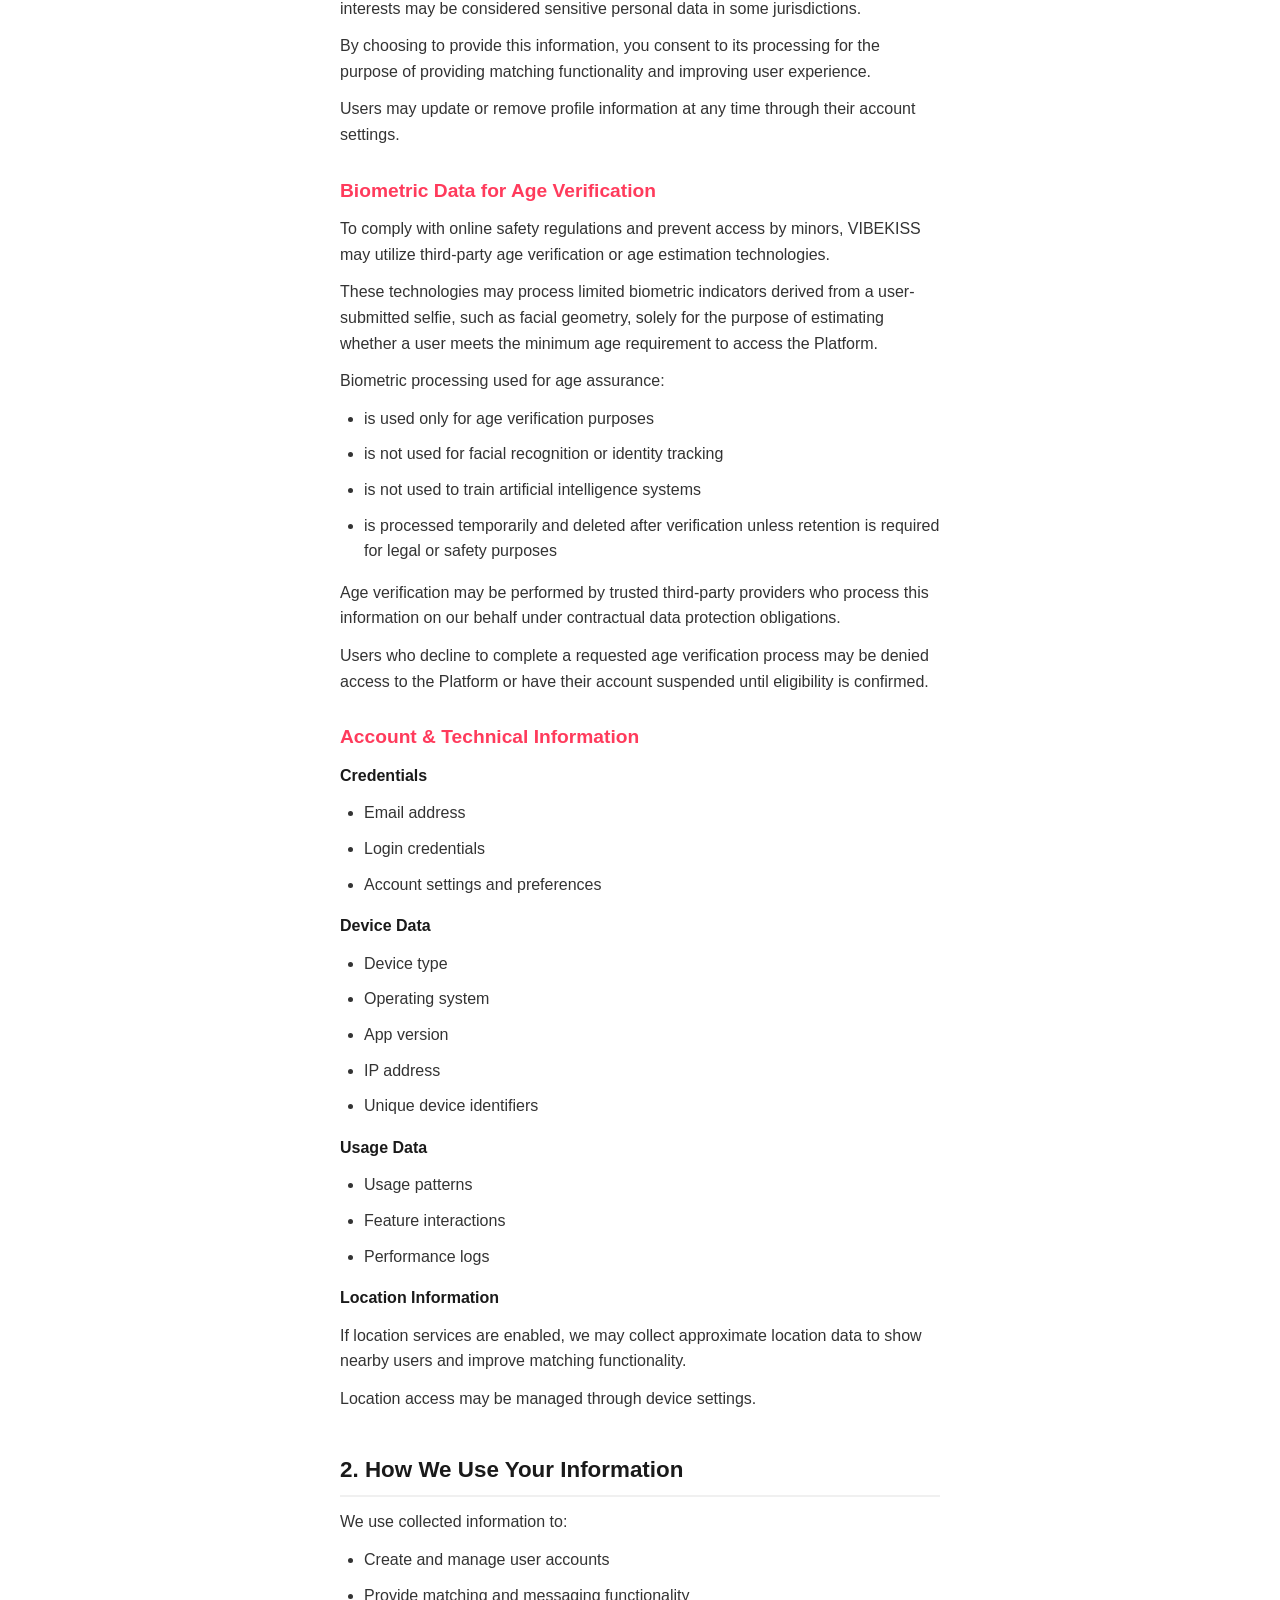
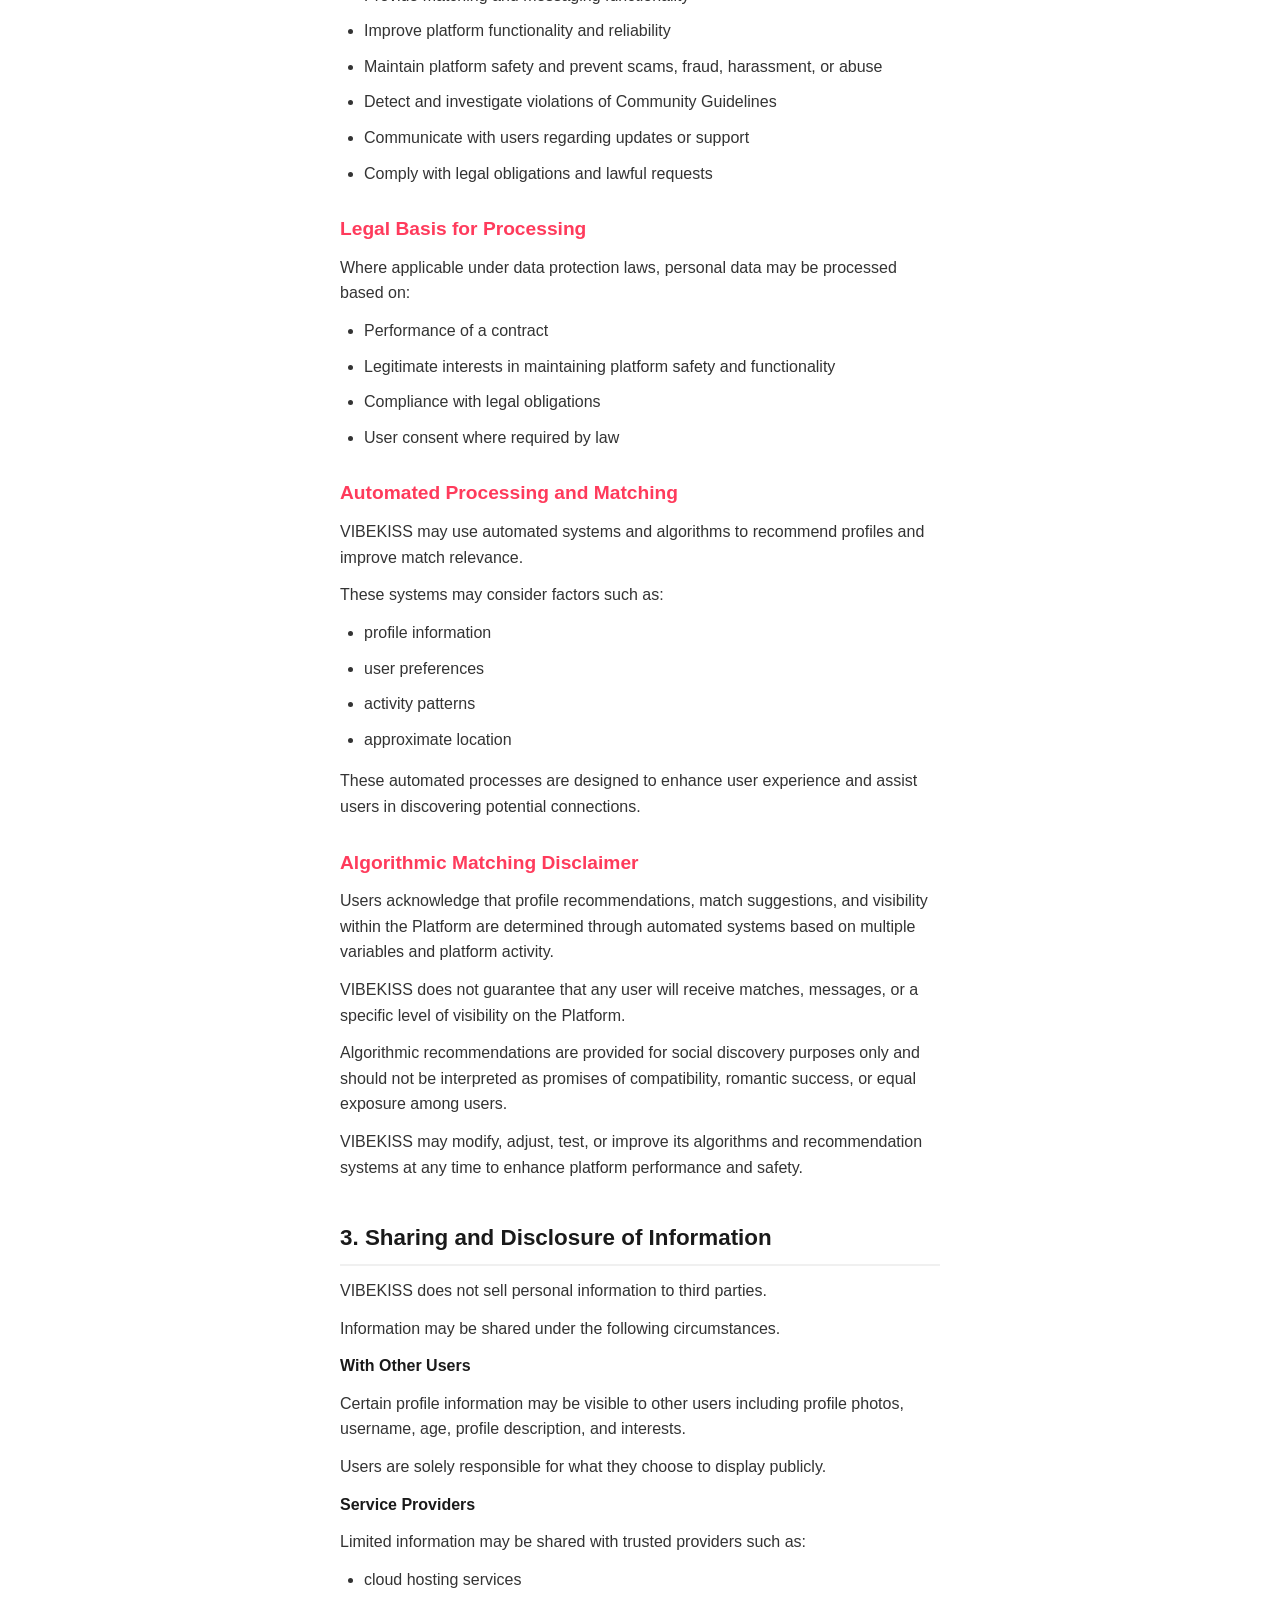
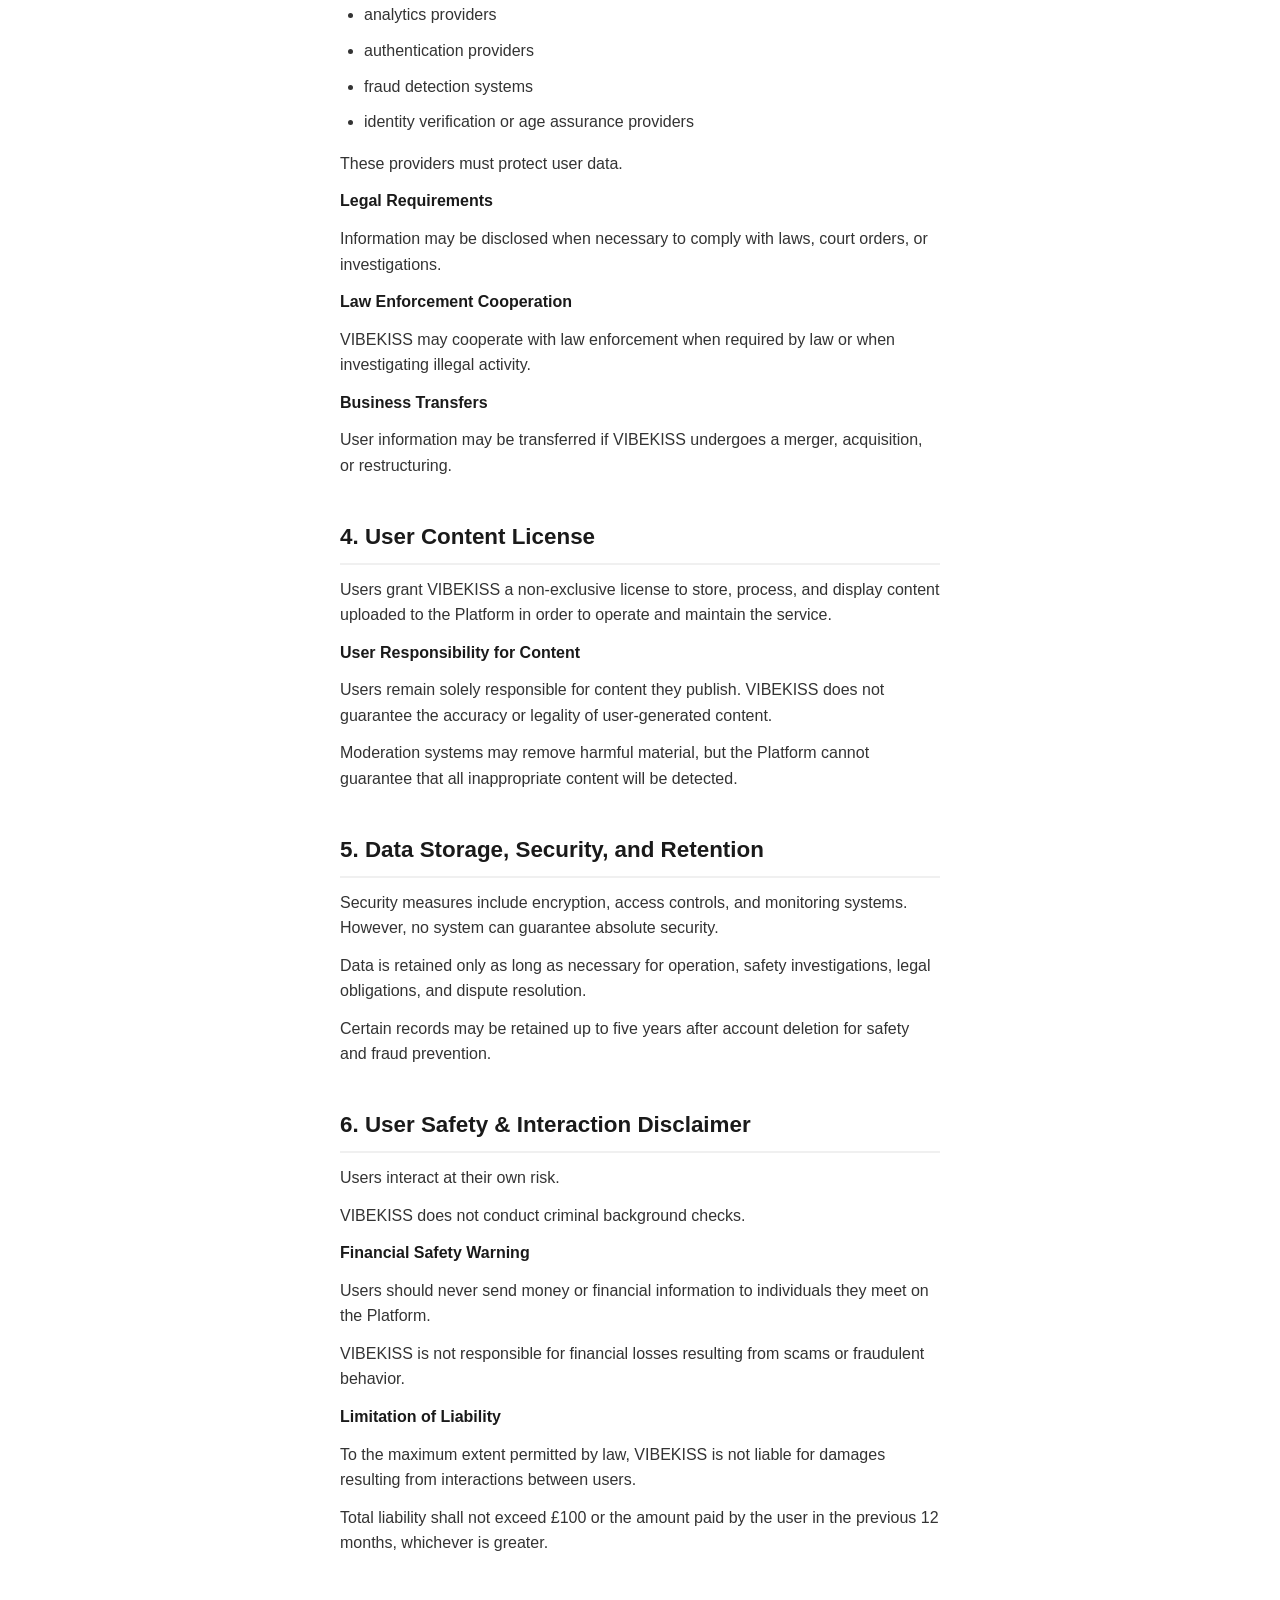
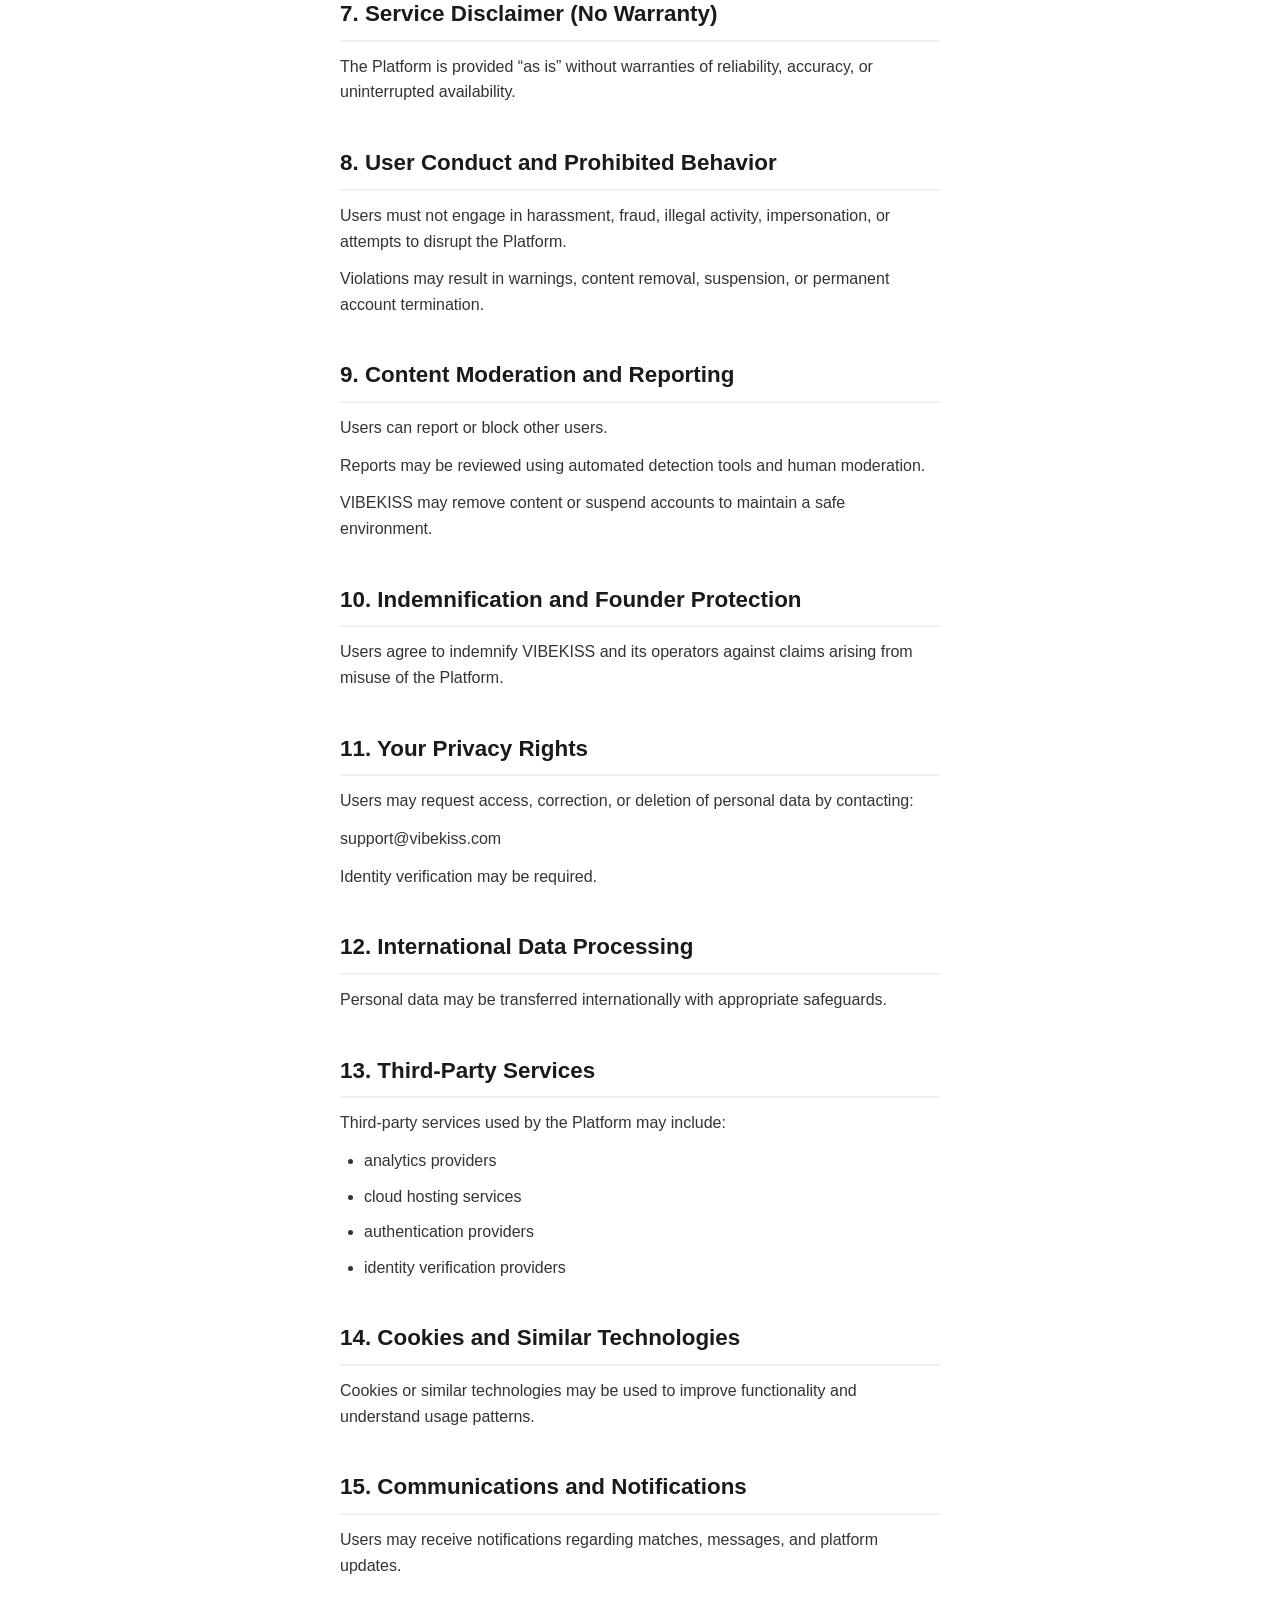
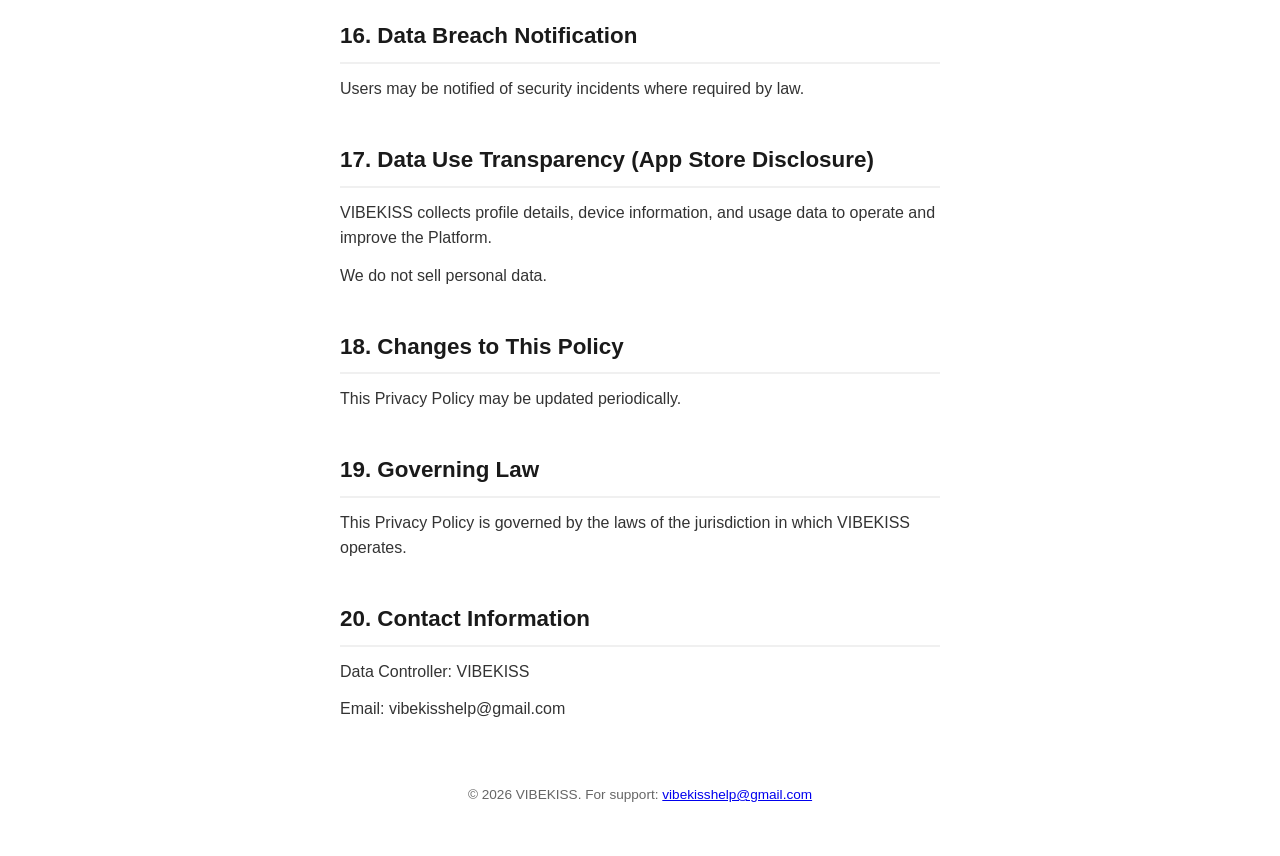
<file: privacy.html>
<!DOCTYPE html>
<html lang="en">
<head>
  <meta charset="UTF-8">
  <meta name="viewport" content="width=device-width, initial-scale=1.0, maximum-scale=1.0, user-scalable=no">
  <title>VIBEKISS | Privacy Policy</title>
  <style>
    :root {
      --primary: #ff3b5c;
      --text: #1a1a1a;
      --light-text: #666;
      --bg: #ffffff;
      --section-bg: #f9f9f9;
    }
    body {
      font-family: -apple-system, BlinkMacSystemFont, "Segoe UI", Roboto, Helvetica, Arial, sans-serif;
      line-height: 1.6;
      color: var(--text);
      margin: 0;
      padding: 0;
      background-color: var(--bg);
      -webkit-font-smoothing: antialiased;
    }
    .header {
      position: sticky;
      top: 0;
      background: rgba(255, 255, 255, 0.95);
      backdrop-filter: blur(10px);
      border-bottom: 1px solid #eee;
      padding: 15px 20px;
      display: flex;
      align-items: center;
      z-index: 1000;
    }
    .back-btn {
      text-decoration: none;
      color: var(--primary);
      font-size: 1.2rem;
      font-weight: 600;
      margin-right: 15px;
    }
    .header-title {
      font-size: 1.1rem;
      font-weight: 700;
      margin: 0;
    }
    .content {
      padding: 20px;
      max-width: 600px;
      margin: 0 auto;
    }
    h1 { font-size: 1.8rem; margin-bottom: 10px; color: var(--text); }
    .last-updated { color: var(--light-text); font-size: 0.9rem; margin-bottom: 30px; }
    .safety-box {
      background-color: #fff5f6;
      border-left: 4px solid var(--primary);
      padding: 15px;
      border-radius: 8px;
      margin-bottom: 30px;
    }
    .safety-box h3 { margin-top: 0; color: var(--primary); font-size: 1rem; }
    .safety-box ul { padding-left: 20px; margin-bottom: 0; }
    h2 {
      font-size: 1.4rem;
      margin: 40px 0 12px;
      color: var(--text);
      border-bottom: 2px solid #f0f0f0;
      padding-bottom: 8px;
    }
    h3 {
      font-size: 1.2rem;
      color: var(--primary);
      margin: 28px 0 10px;
    }
    p, li {
      font-size: 1rem;
      color: #333;
      margin: 0 0 12px 0;
    }
    ul, ol {
      padding-left: 24px;
      margin: 0 0 16px 0;
    }
    li {
      margin-bottom: 10px;
    }
    strong {
      color: var(--text);
    }
    footer {
      text-align: center;
      padding: 50px 20px 30px;
      color: var(--light-text);
      font-size: 0.85rem;
    }
  </style>
</head>
<body>

  <header class="header">
    <a href="index.html" class="back-btn">‹</a>
    <p class="header-title">Privacy Policy</p>
  </header>

  <main class="content">

    <h1>Privacy Policy & User Disclosure</h1>
    <p class="last-updated">Last Updated: March 2026</p>

    <div class="safety-box">
      <h3>Quick Summary (Plain-Language Key Points)</h3>
      <ul>
        <li>VIBEKISS collects profile, device, and usage information to operate the Platform.</li>
        <li>Some sensitive information (such as gender identity or preferences) is optional and used for matching.</li>
        <li>Age verification technology, including facial age estimation, may be used to ensure users are 18+.</li>
        <li>Certain profile details are visible to other users, and users are responsible for what they share.</li>
        <li>Automated systems help recommend matches, but results are not guaranteed.</li>
        <li>Users interact at their own risk, and VIBEKISS does not guarantee the conduct or intentions of other users.</li>
        <li>We do not sell personal data.</li>
        <li>Data may be shared with service providers or authorities when legally required.</li>
        <li>Users can request access to or deletion of their data where applicable by law.</li>
      </ul>
    </div>

    <p>This summary is provided for convenience only. The full Privacy Policy below contains the complete legal terms governing data use.</p>

    <h2>1. Information We Collect</h2>
    <p>We collect information that is reasonably necessary to provide, operate, and improve the Platform and maintain user safety.</p>

    <h3>Information You Provide</h3>
    <p>When you create an account or interact with the Platform, you may provide:</p>
    <p><strong>Profile Data</strong></p>
    <ul>
      <li>Name or username</li>
      <li>Age or date of birth</li>
      <li>Gender identity and preferences</li>
    </ul>
    <p><strong>Media & Bio</strong></p>
    <ul>
      <li>Profile photos</li>
      <li>Biography or profile description</li>
    </ul>
    <p><strong>Interactions</strong></p>
    <ul>
      <li>Messages sent to other users</li>
      <li>Information submitted through reports or support requests</li>
    </ul>

    <h3>Sensitive Information</h3>
    <p>Certain information such as gender identity, relationship preferences, or personal interests may be considered sensitive personal data in some jurisdictions.</p>
    <p>By choosing to provide this information, you consent to its processing for the purpose of providing matching functionality and improving user experience.</p>
    <p>Users may update or remove profile information at any time through their account settings.</p>

    <h3>Biometric Data for Age Verification</h3>
    <p>To comply with online safety regulations and prevent access by minors, VIBEKISS may utilize third-party age verification or age estimation technologies.</p>
    <p>These technologies may process limited biometric indicators derived from a user-submitted selfie, such as facial geometry, solely for the purpose of estimating whether a user meets the minimum age requirement to access the Platform.</p>
    <p>Biometric processing used for age assurance:</p>
    <ul>
      <li>is used only for age verification purposes</li>
      <li>is not used for facial recognition or identity tracking</li>
      <li>is not used to train artificial intelligence systems</li>
      <li>is processed temporarily and deleted after verification unless retention is required for legal or safety purposes</li>
    </ul>
    <p>Age verification may be performed by trusted third-party providers who process this information on our behalf under contractual data protection obligations.</p>
    <p>Users who decline to complete a requested age verification process may be denied access to the Platform or have their account suspended until eligibility is confirmed.</p>

    <h3>Account & Technical Information</h3>
    <p><strong>Credentials</strong></p>
    <ul>
      <li>Email address</li>
      <li>Login credentials</li>
      <li>Account settings and preferences</li>
    </ul>
    <p><strong>Device Data</strong></p>
    <ul>
      <li>Device type</li>
      <li>Operating system</li>
      <li>App version</li>
      <li>IP address</li>
      <li>Unique device identifiers</li>
    </ul>
    <p><strong>Usage Data</strong></p>
    <ul>
      <li>Usage patterns</li>
      <li>Feature interactions</li>
      <li>Performance logs</li>
    </ul>
    <p><strong>Location Information</strong></p>
    <p>If location services are enabled, we may collect approximate location data to show nearby users and improve matching functionality.</p>
    <p>Location access may be managed through device settings.</p>

    <h2>2. How We Use Your Information</h2>
    <p>We use collected information to:</p>
    <ul>
      <li>Create and manage user accounts</li>
      <li>Provide matching and messaging functionality</li>
      <li>Improve platform functionality and reliability</li>
      <li>Maintain platform safety and prevent scams, fraud, harassment, or abuse</li>
      <li>Detect and investigate violations of Community Guidelines</li>
      <li>Communicate with users regarding updates or support</li>
      <li>Comply with legal obligations and lawful requests</li>
    </ul>

    <h3>Legal Basis for Processing</h3>
    <p>Where applicable under data protection laws, personal data may be processed based on:</p>
    <ul>
      <li>Performance of a contract</li>
      <li>Legitimate interests in maintaining platform safety and functionality</li>
      <li>Compliance with legal obligations</li>
      <li>User consent where required by law</li>
    </ul>

    <h3>Automated Processing and Matching</h3>
    <p>VIBEKISS may use automated systems and algorithms to recommend profiles and improve match relevance.</p>
    <p>These systems may consider factors such as:</p>
    <ul>
      <li>profile information</li>
      <li>user preferences</li>
      <li>activity patterns</li>
      <li>approximate location</li>
    </ul>
    <p>These automated processes are designed to enhance user experience and assist users in discovering potential connections.</p>

    <h3>Algorithmic Matching Disclaimer</h3>
    <p>Users acknowledge that profile recommendations, match suggestions, and visibility within the Platform are determined through automated systems based on multiple variables and platform activity.</p>
    <p>VIBEKISS does not guarantee that any user will receive matches, messages, or a specific level of visibility on the Platform.</p>
    <p>Algorithmic recommendations are provided for social discovery purposes only and should not be interpreted as promises of compatibility, romantic success, or equal exposure among users.</p>
    <p>VIBEKISS may modify, adjust, test, or improve its algorithms and recommendation systems at any time to enhance platform performance and safety.</p>

    <h2>3. Sharing and Disclosure of Information</h2>
    <p>VIBEKISS does not sell personal information to third parties.</p>
    <p>Information may be shared under the following circumstances.</p>

    <p><strong>With Other Users</strong></p>
    <p>Certain profile information may be visible to other users including profile photos, username, age, profile description, and interests.</p>
    <p>Users are solely responsible for what they choose to display publicly.</p>

    <p><strong>Service Providers</strong></p>
    <p>Limited information may be shared with trusted providers such as:</p>
    <ul>
      <li>cloud hosting services</li>
      <li>analytics providers</li>
      <li>authentication providers</li>
      <li>fraud detection systems</li>
      <li>identity verification or age assurance providers</li>
    </ul>
    <p>These providers must protect user data.</p>

    <p><strong>Legal Requirements</strong></p>
    <p>Information may be disclosed when necessary to comply with laws, court orders, or investigations.</p>

    <p><strong>Law Enforcement Cooperation</strong></p>
    <p>VIBEKISS may cooperate with law enforcement when required by law or when investigating illegal activity.</p>

    <p><strong>Business Transfers</strong></p>
    <p>User information may be transferred if VIBEKISS undergoes a merger, acquisition, or restructuring.</p>

    <h2>4. User Content License</h2>
    <p>Users grant VIBEKISS a non-exclusive license to store, process, and display content uploaded to the Platform in order to operate and maintain the service.</p>

    <p><strong>User Responsibility for Content</strong></p>
    <p>Users remain solely responsible for content they publish. VIBEKISS does not guarantee the accuracy or legality of user-generated content.</p>
    <p>Moderation systems may remove harmful material, but the Platform cannot guarantee that all inappropriate content will be detected.</p>

    <h2>5. Data Storage, Security, and Retention</h2>
    <p>Security measures include encryption, access controls, and monitoring systems. However, no system can guarantee absolute security.</p>
    <p>Data is retained only as long as necessary for operation, safety investigations, legal obligations, and dispute resolution.</p>
    <p>Certain records may be retained up to five years after account deletion for safety and fraud prevention.</p>

    <h2>6. User Safety & Interaction Disclaimer</h2>
    <p>Users interact at their own risk.</p>
    <p>VIBEKISS does not conduct criminal background checks.</p>

    <p><strong>Financial Safety Warning</strong></p>
    <p>Users should never send money or financial information to individuals they meet on the Platform.</p>
    <p>VIBEKISS is not responsible for financial losses resulting from scams or fraudulent behavior.</p>

    <p><strong>Limitation of Liability</strong></p>
    <p>To the maximum extent permitted by law, VIBEKISS is not liable for damages resulting from interactions between users.</p>
    <p>Total liability shall not exceed £100 or the amount paid by the user in the previous 12 months, whichever is greater.</p>

    <h2>7. Service Disclaimer (No Warranty)</h2>
    <p>The Platform is provided “as is” without warranties of reliability, accuracy, or uninterrupted availability.</p>

    <h2>8. User Conduct and Prohibited Behavior</h2>
    <p>Users must not engage in harassment, fraud, illegal activity, impersonation, or attempts to disrupt the Platform.</p>
    <p>Violations may result in warnings, content removal, suspension, or permanent account termination.</p>

    <h2>9. Content Moderation and Reporting</h2>
    <p>Users can report or block other users.</p>
    <p>Reports may be reviewed using automated detection tools and human moderation.</p>
    <p>VIBEKISS may remove content or suspend accounts to maintain a safe environment.</p>

    <h2>10. Indemnification and Founder Protection</h2>
    <p>Users agree to indemnify VIBEKISS and its operators against claims arising from misuse of the Platform.</p>

    <h2>11. Your Privacy Rights</h2>
    <p>Users may request access, correction, or deletion of personal data by contacting:</p>
    <p>support@vibekiss.com</p>
    <p>Identity verification may be required.</p>

    <h2>12. International Data Processing</h2>
    <p>Personal data may be transferred internationally with appropriate safeguards.</p>

    <h2>13. Third-Party Services</h2>
    <p>Third-party services used by the Platform may include:</p>
    <ul>
      <li>analytics providers</li>
      <li>cloud hosting services</li>
      <li>authentication providers</li>
      <li>identity verification providers</li>
    </ul>

    <h2>14. Cookies and Similar Technologies</h2>
    <p>Cookies or similar technologies may be used to improve functionality and understand usage patterns.</p>

    <h2>15. Communications and Notifications</h2>
    <p>Users may receive notifications regarding matches, messages, and platform updates.</p>

    <h2>16. Data Breach Notification</h2>
    <p>Users may be notified of security incidents where required by law.</p>

    <h2>17. Data Use Transparency (App Store Disclosure)</h2>
    <p>VIBEKISS collects profile details, device information, and usage data to operate and improve the Platform.</p>
    <p>We do not sell personal data.</p>

    <h2>18. Changes to This Policy</h2>
    <p>This Privacy Policy may be updated periodically.</p>

    <h2>19. Governing Law</h2>
    <p>This Privacy Policy is governed by the laws of the jurisdiction in which VIBEKISS operates.</p>

    <h2>20. Contact Information</h2>
    <p>Data Controller: VIBEKISS</p>
    <p>Email: vibekisshelp@gmail.com</p>

  <footer>
      © 2026 VIBEKISS. For support: <a href="mailto:vibekisshelp@gmail.com">vibekisshelp@gmail.com</a>
    </footer>

  </main>
</body>
</html>
</file>
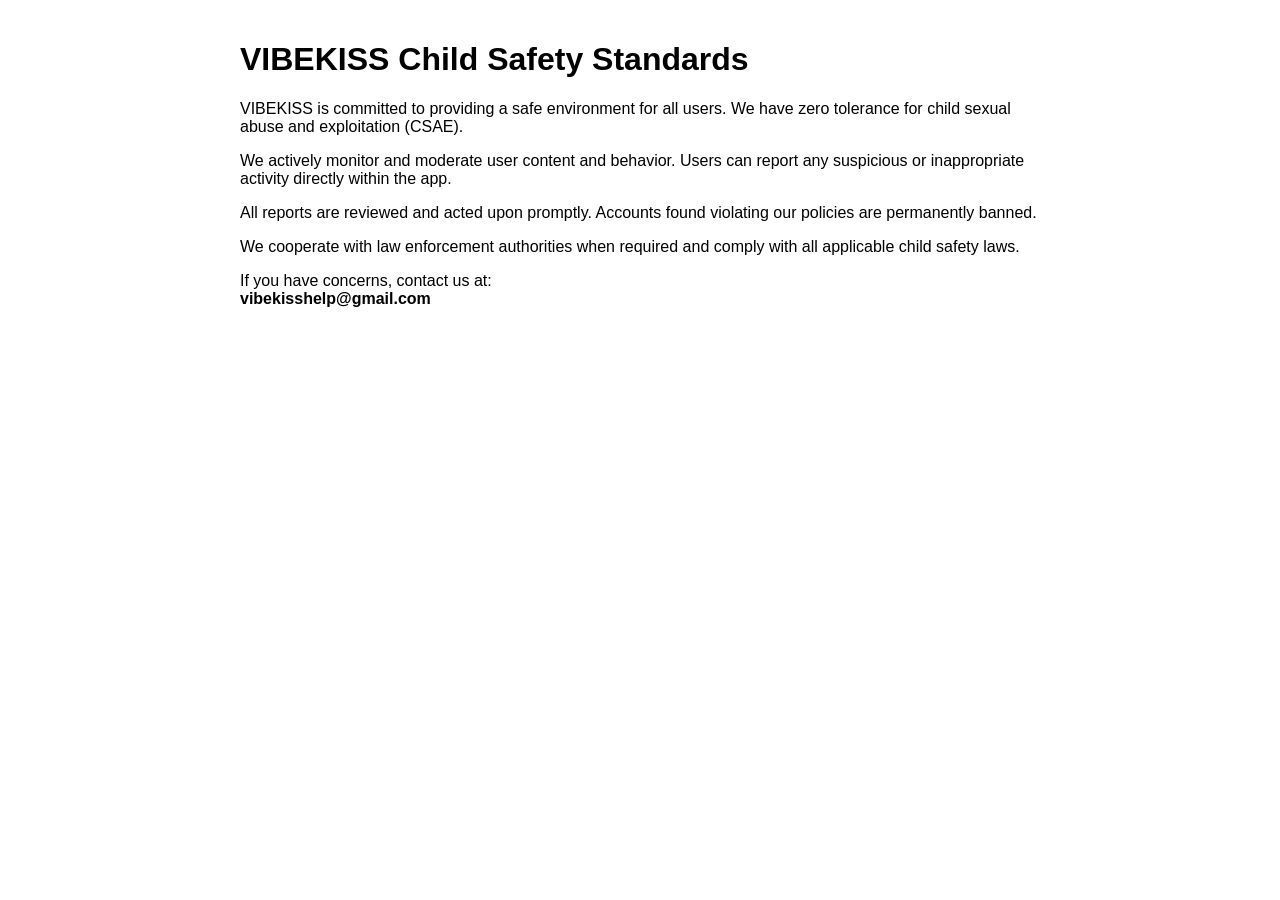
<file: safety.html>
<!DOCTYPE html>
<html>
<head>
  <title>VIBEKISS Safety Standards</title>
</head>
<body style="font-family: Arial; max-width: 800px; margin: auto; padding: 20px;">

<h1>VIBEKISS Child Safety Standards</h1>

<p>VIBEKISS is committed to providing a safe environment for all users. We have zero tolerance for child sexual abuse and exploitation (CSAE).</p>

<p>We actively monitor and moderate user content and behavior. Users can report any suspicious or inappropriate activity directly within the app.</p>

<p>All reports are reviewed and acted upon promptly. Accounts found violating our policies are permanently banned.</p>

<p>We cooperate with law enforcement authorities when required and comply with all applicable child safety laws.</p>

<p>If you have concerns, contact us at:<br>
<b>vibekisshelp@gmail.com</b></p>

</body>
</html>
</file>
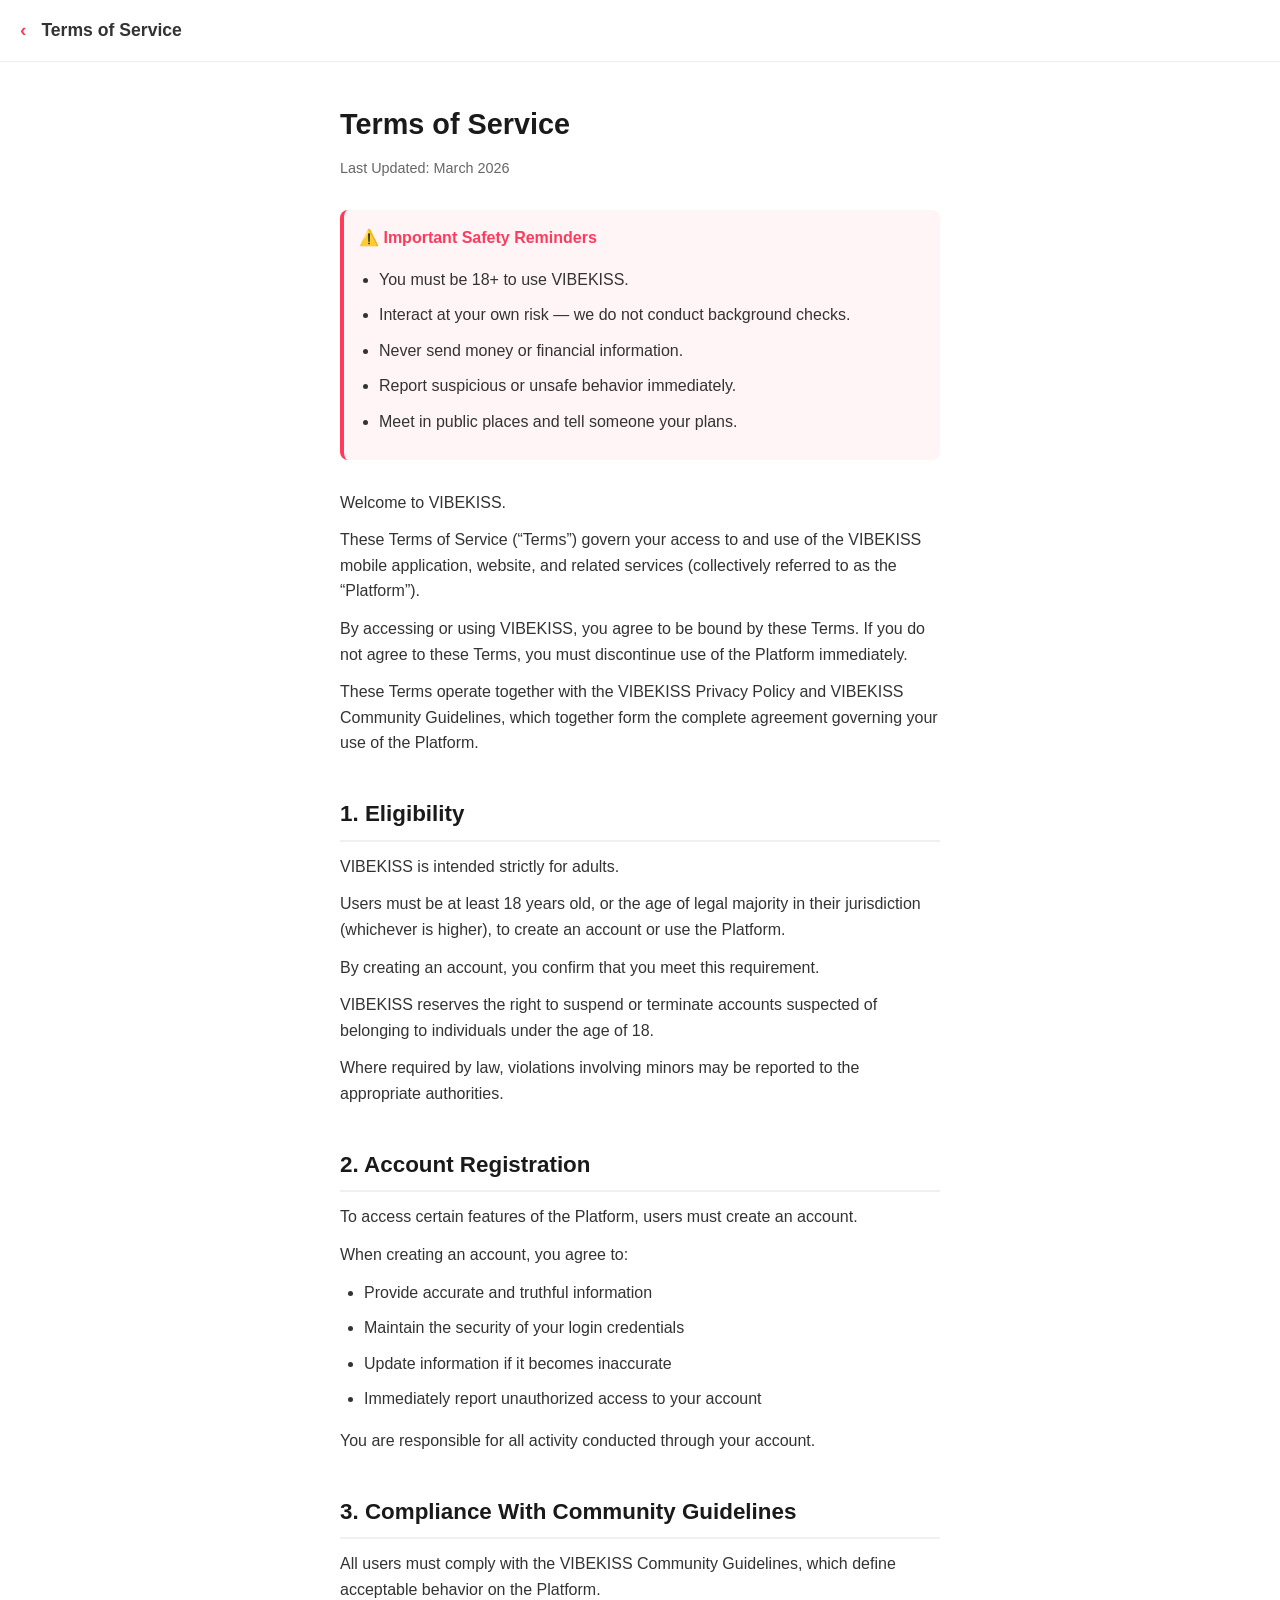
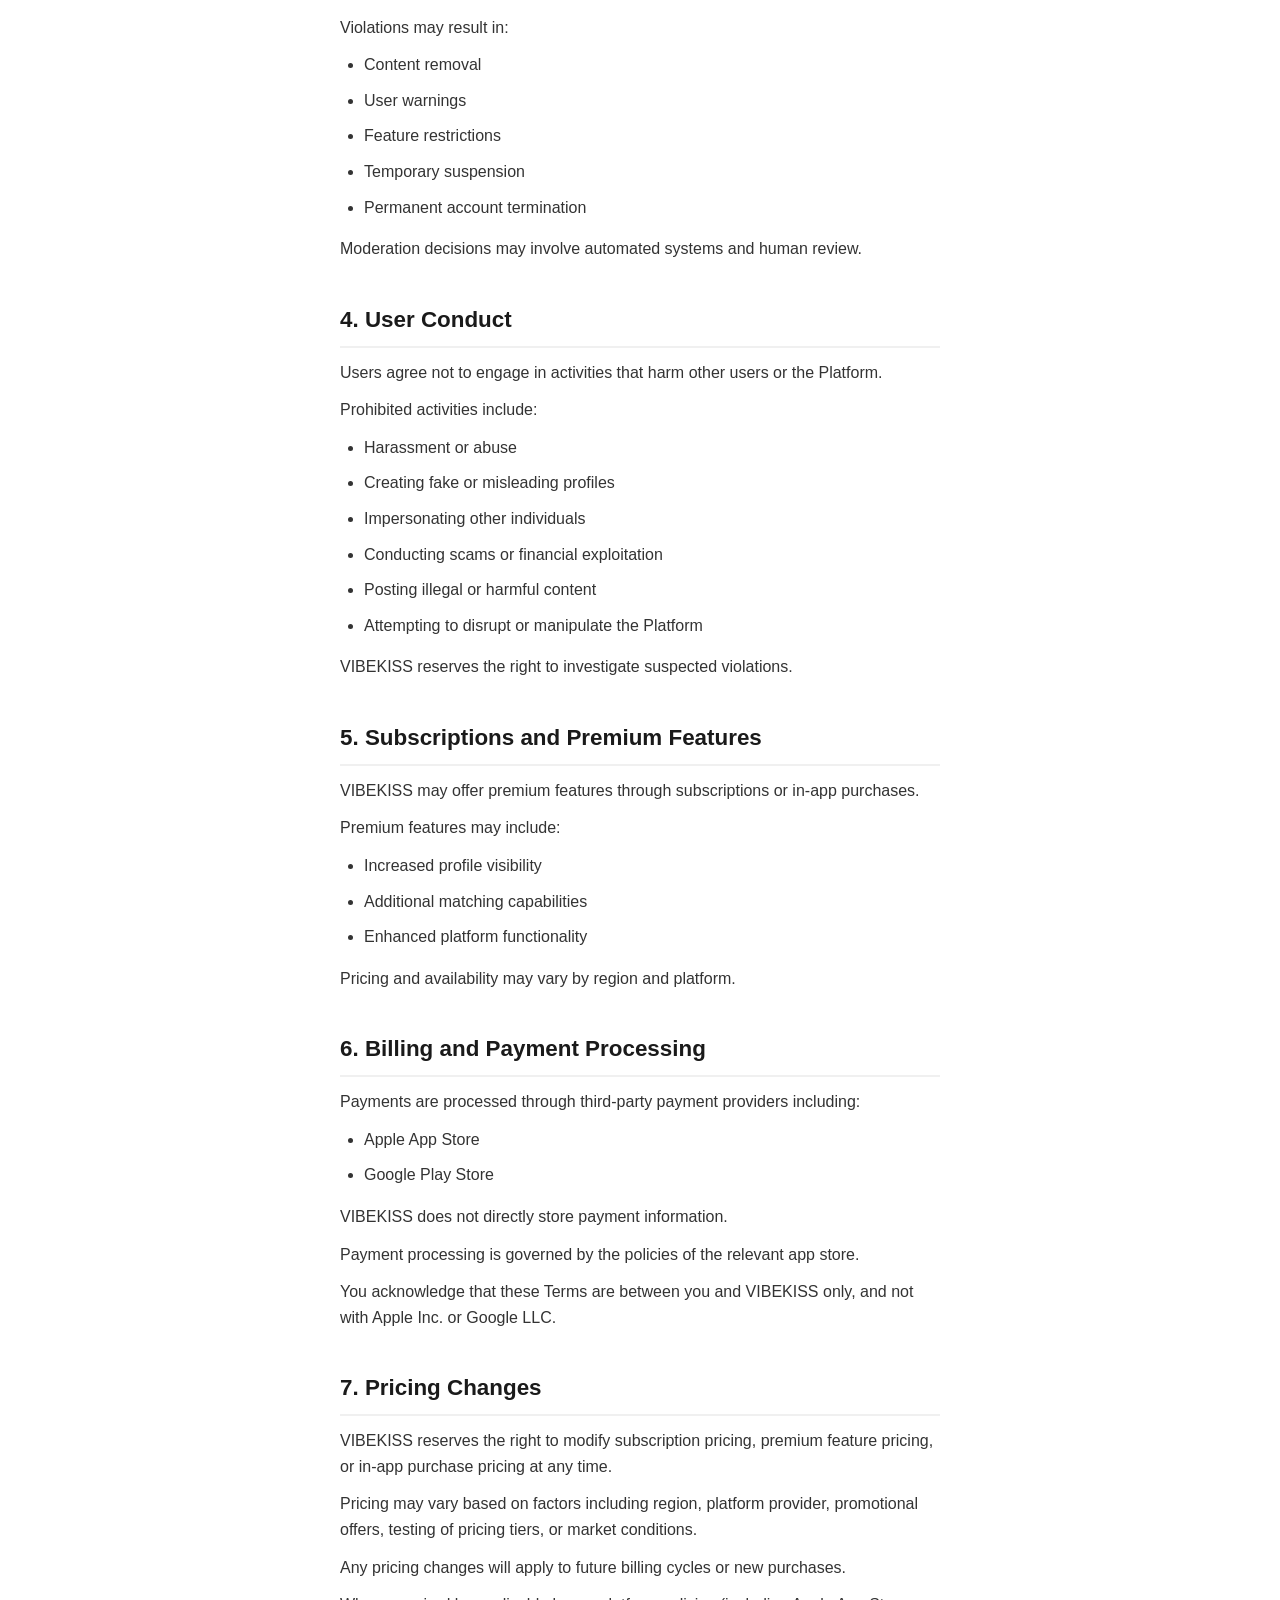
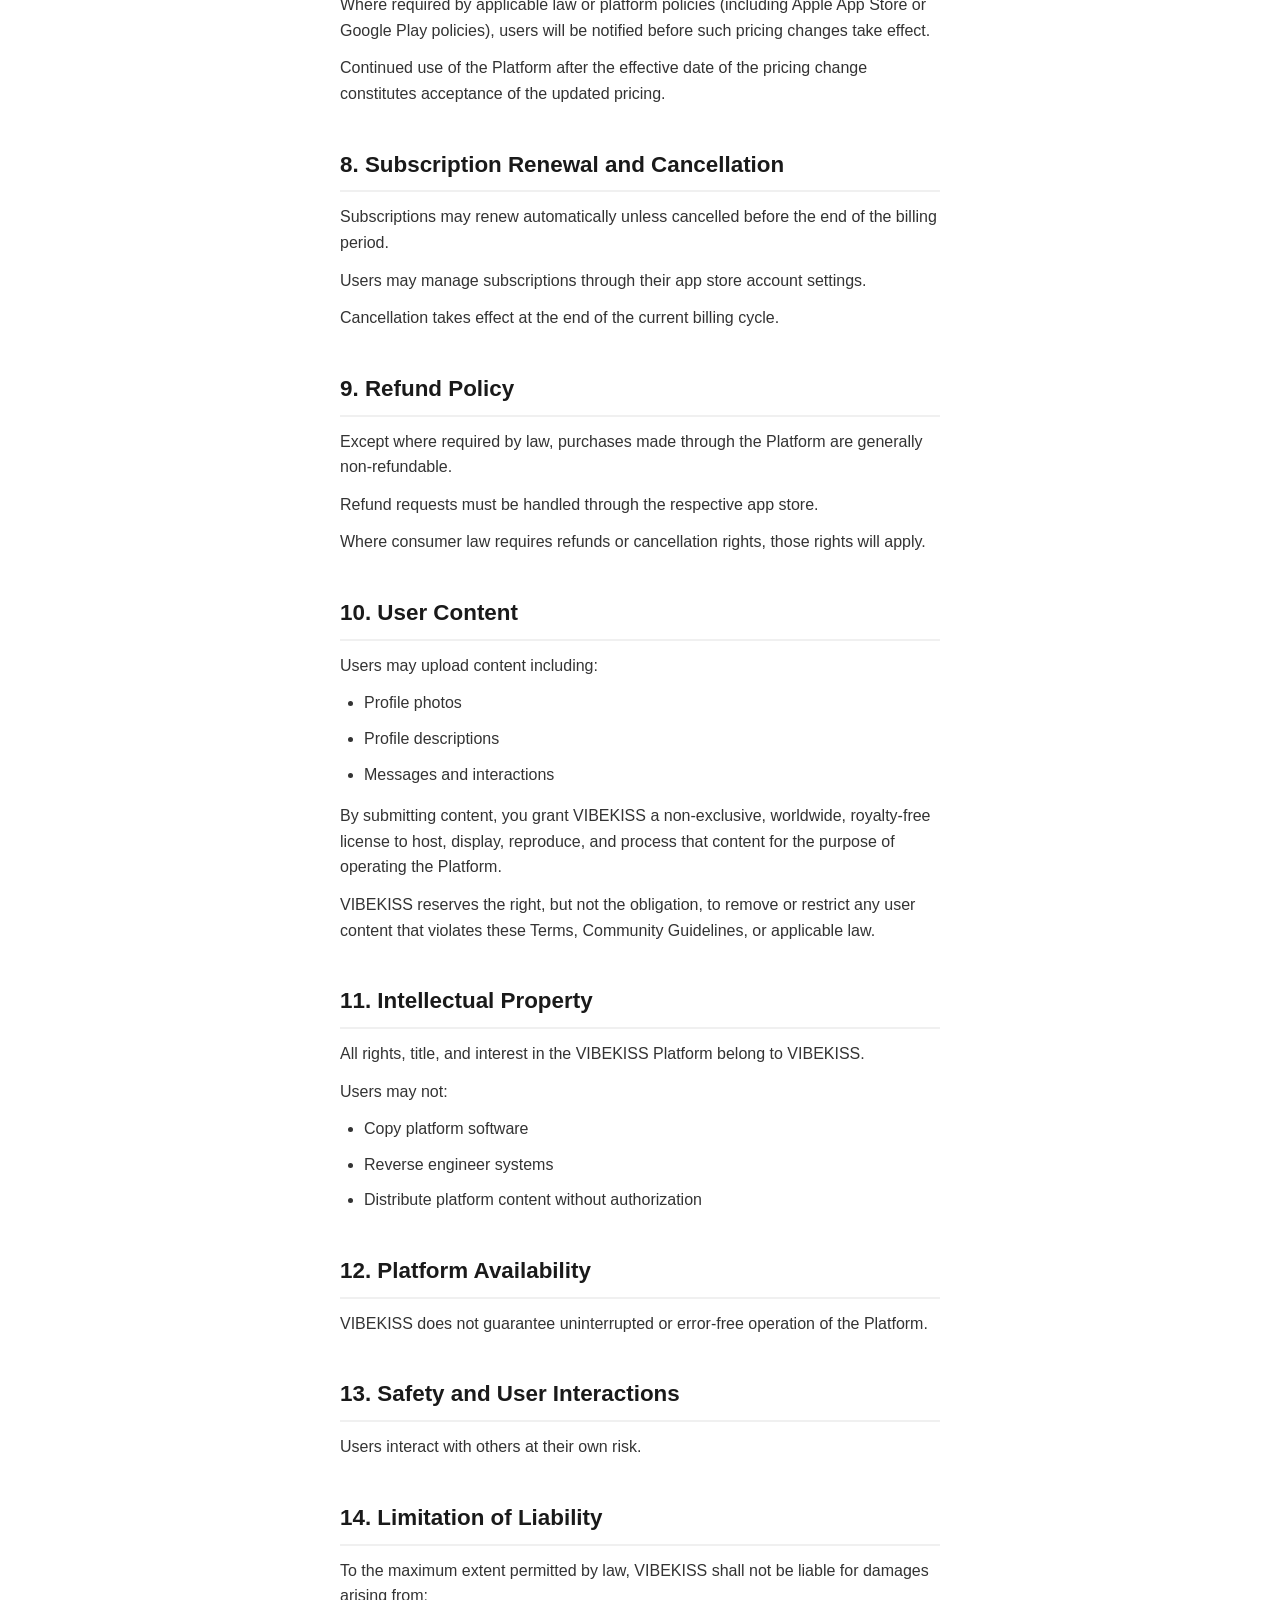
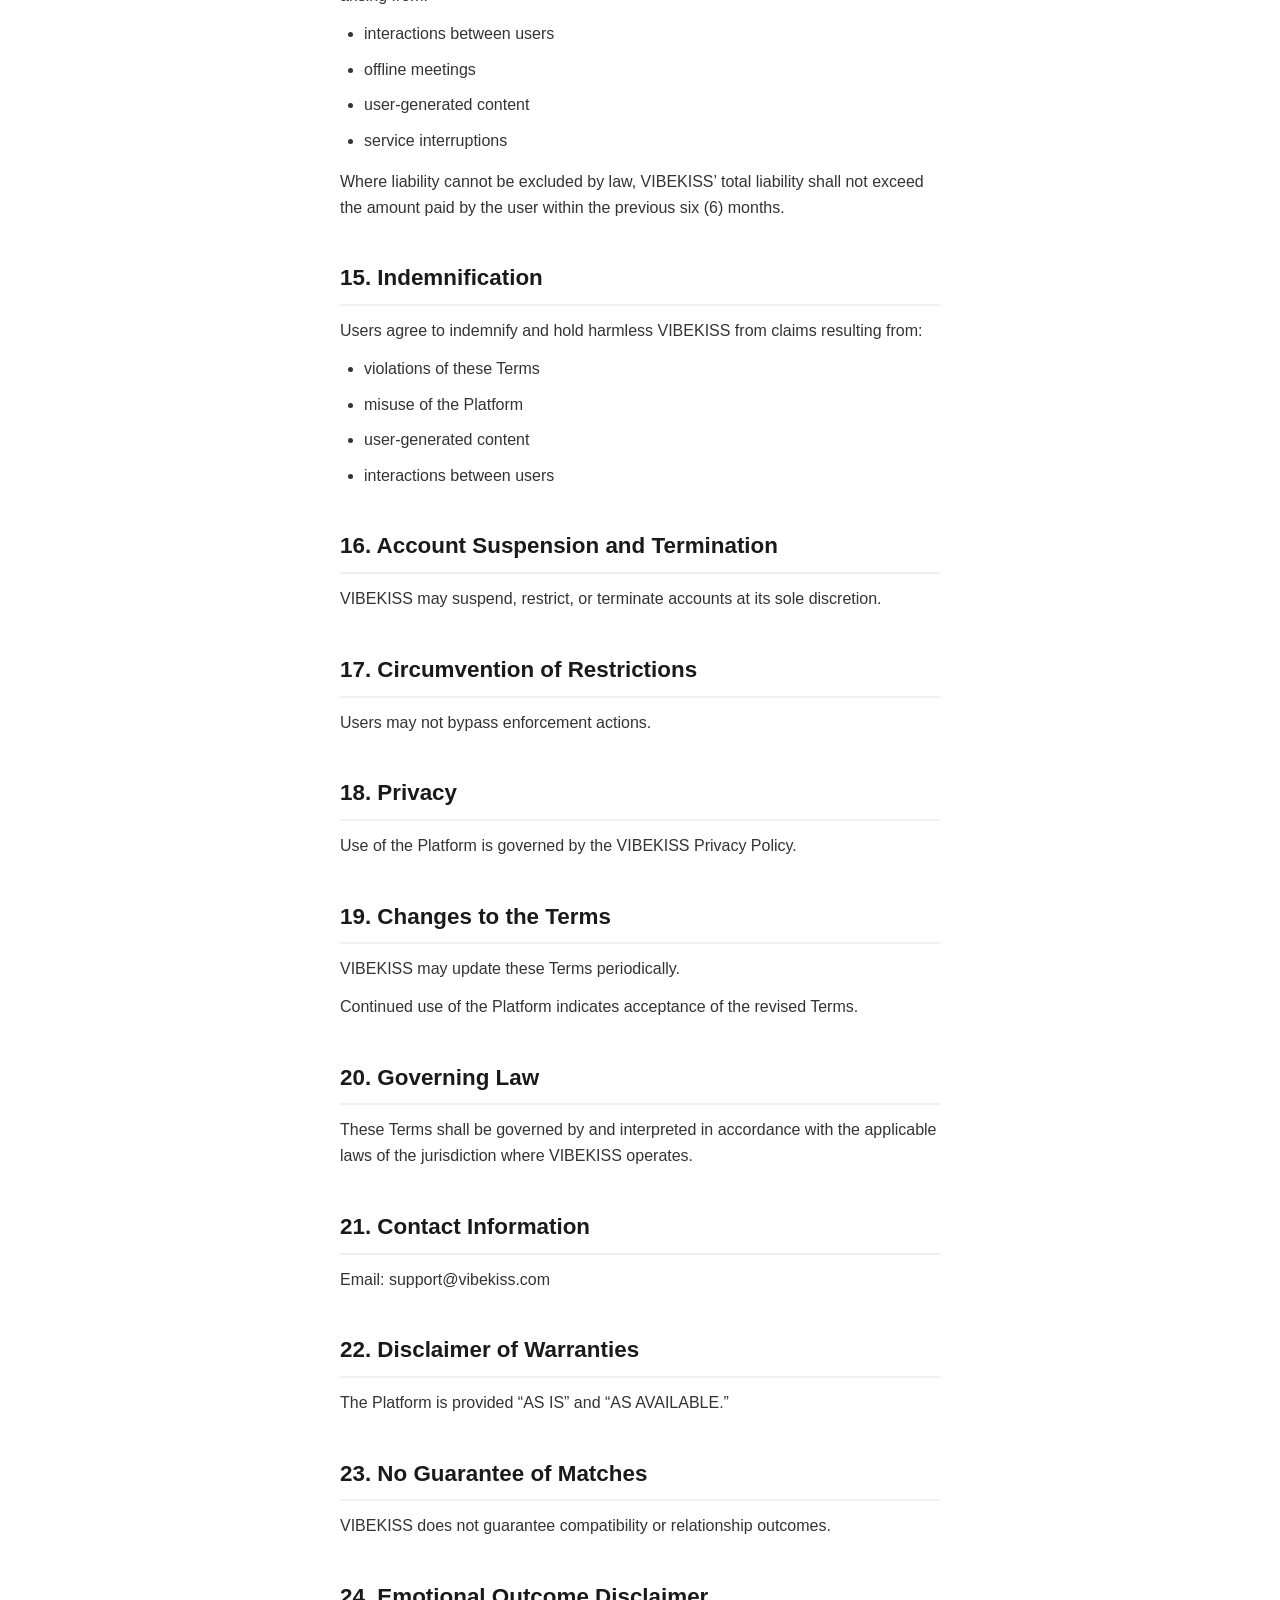
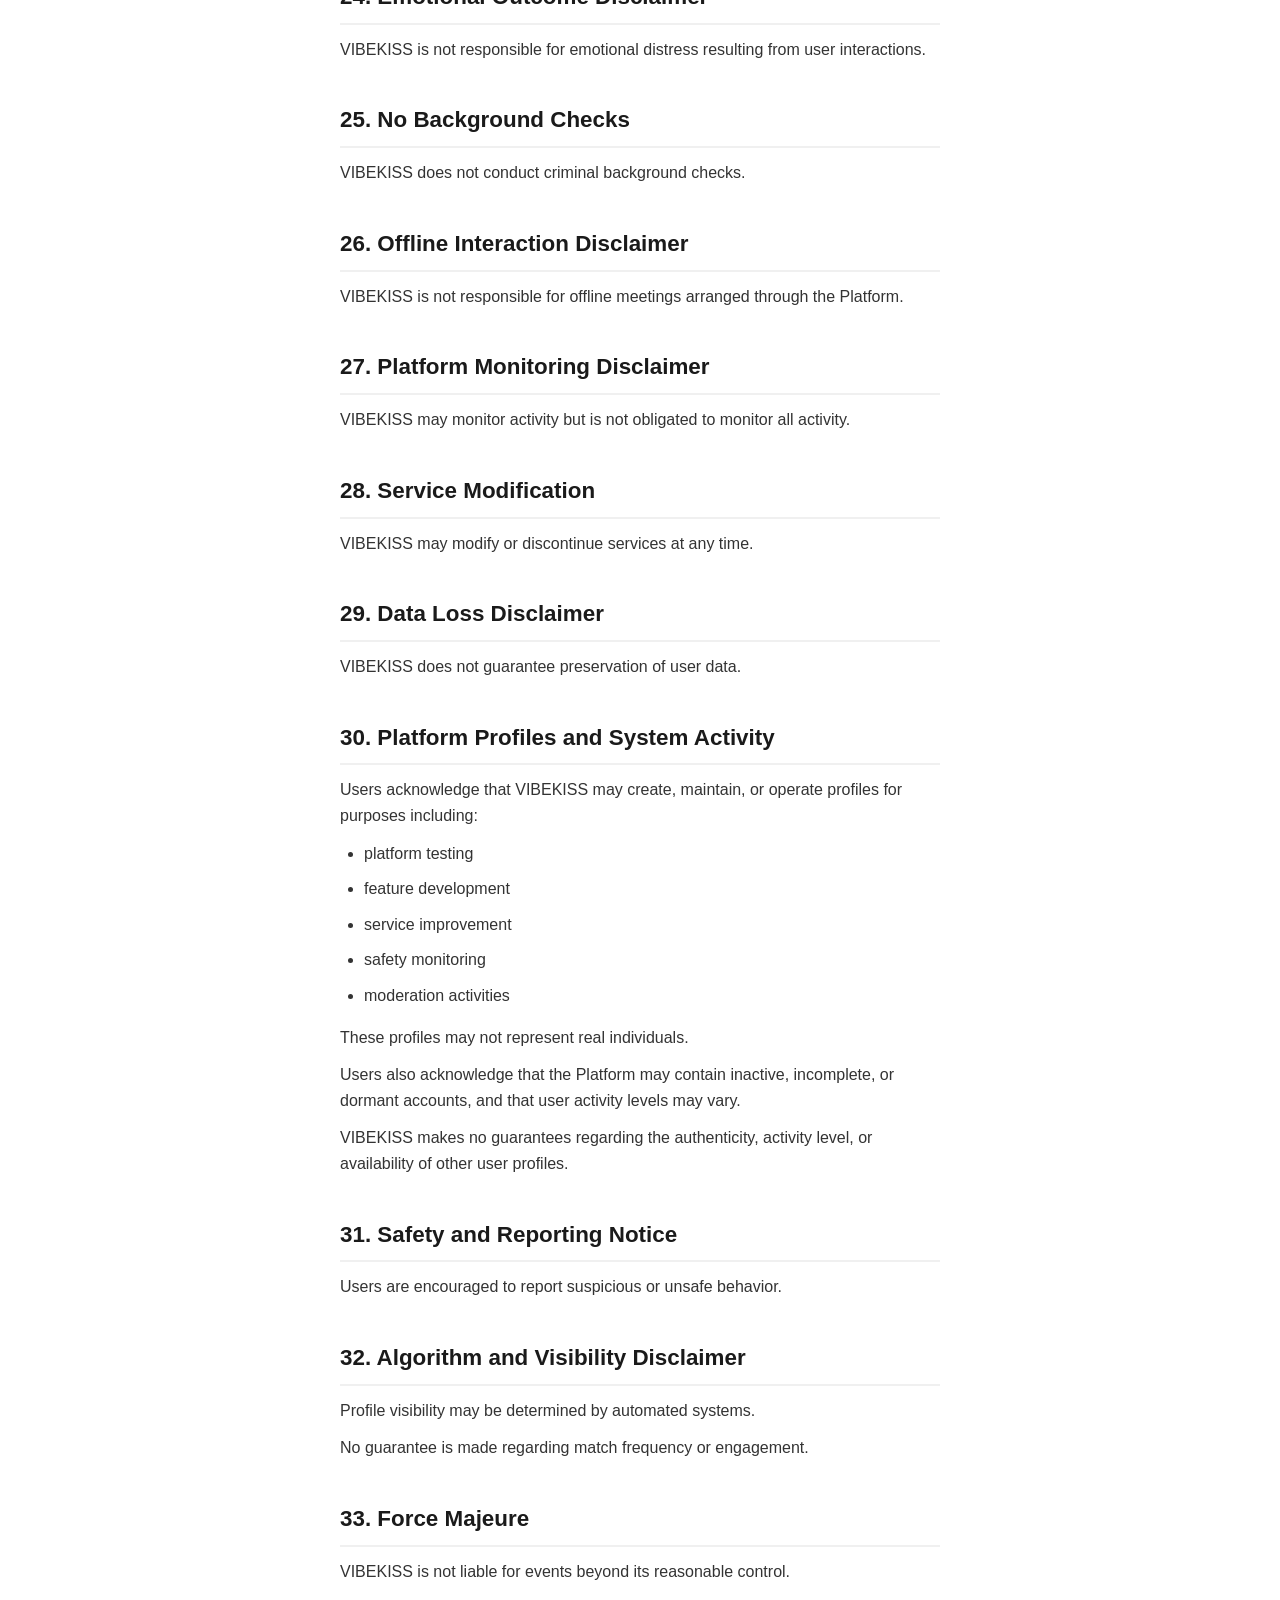
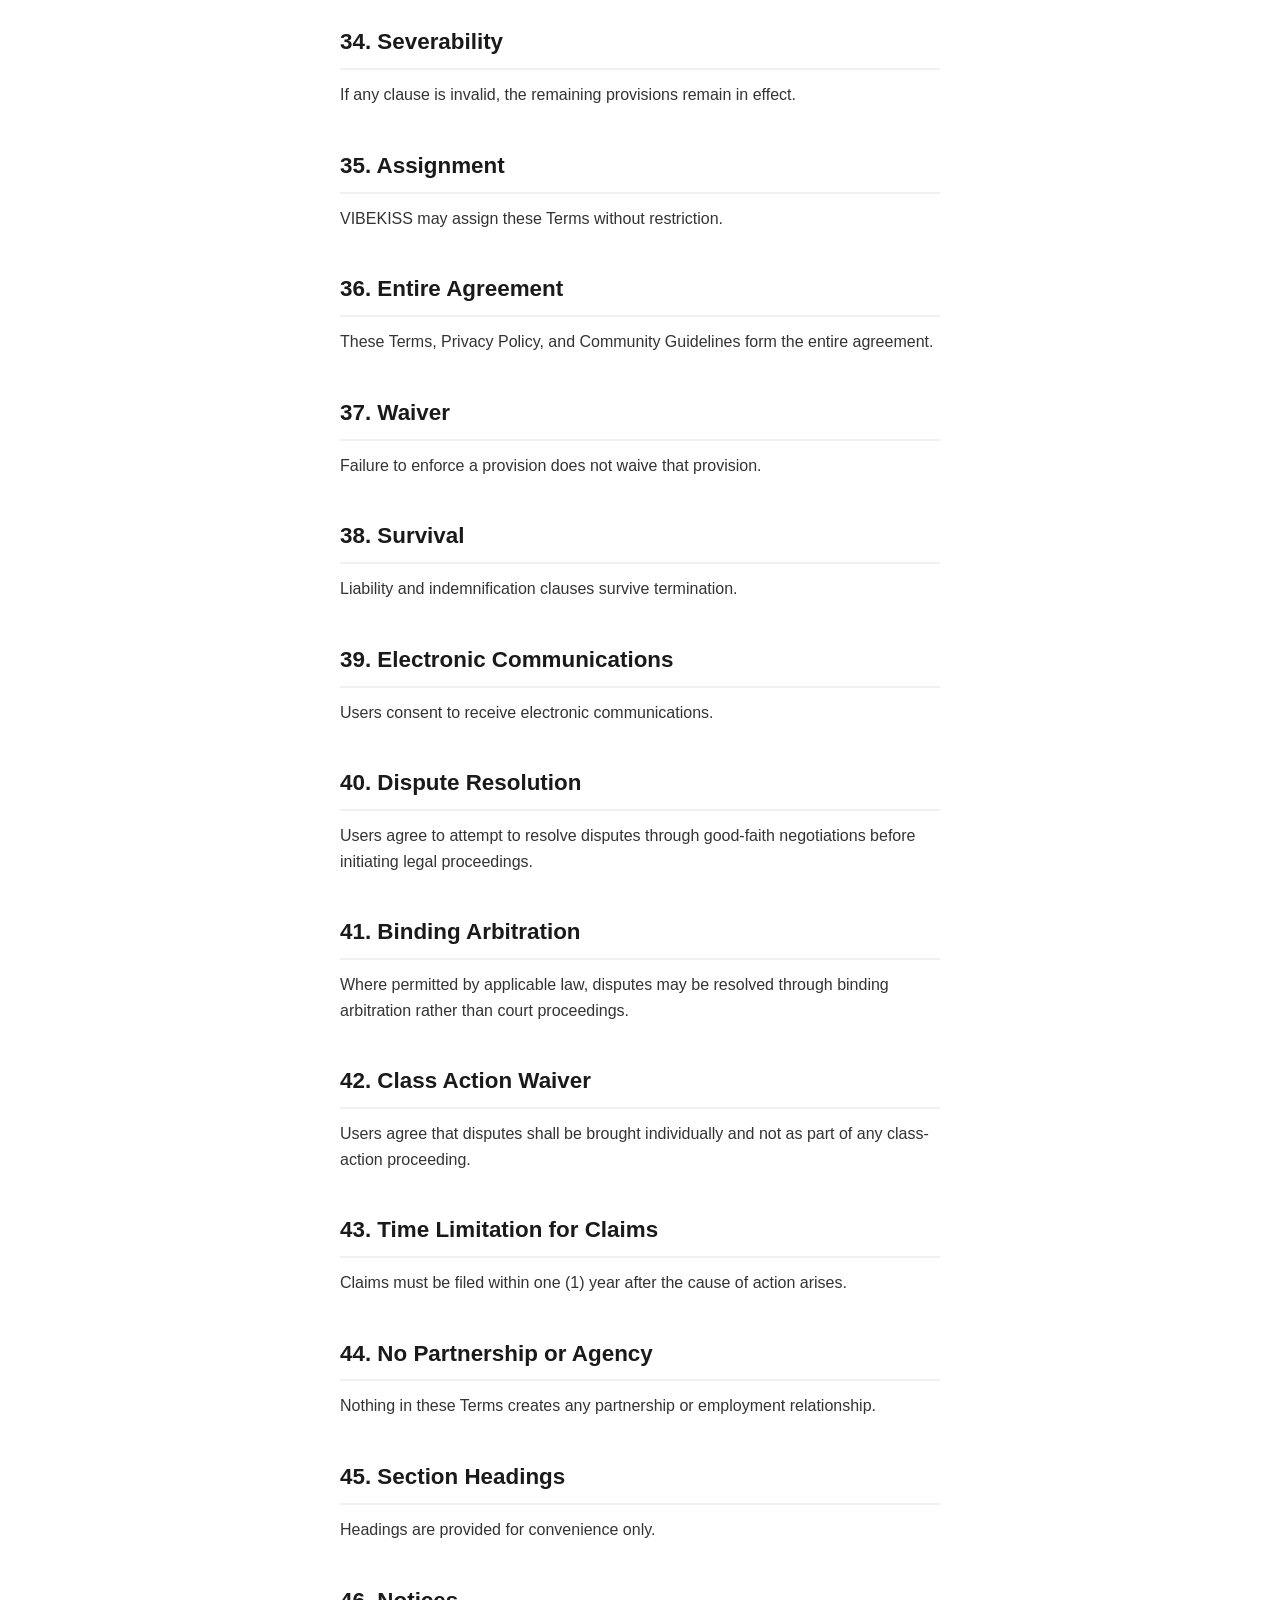
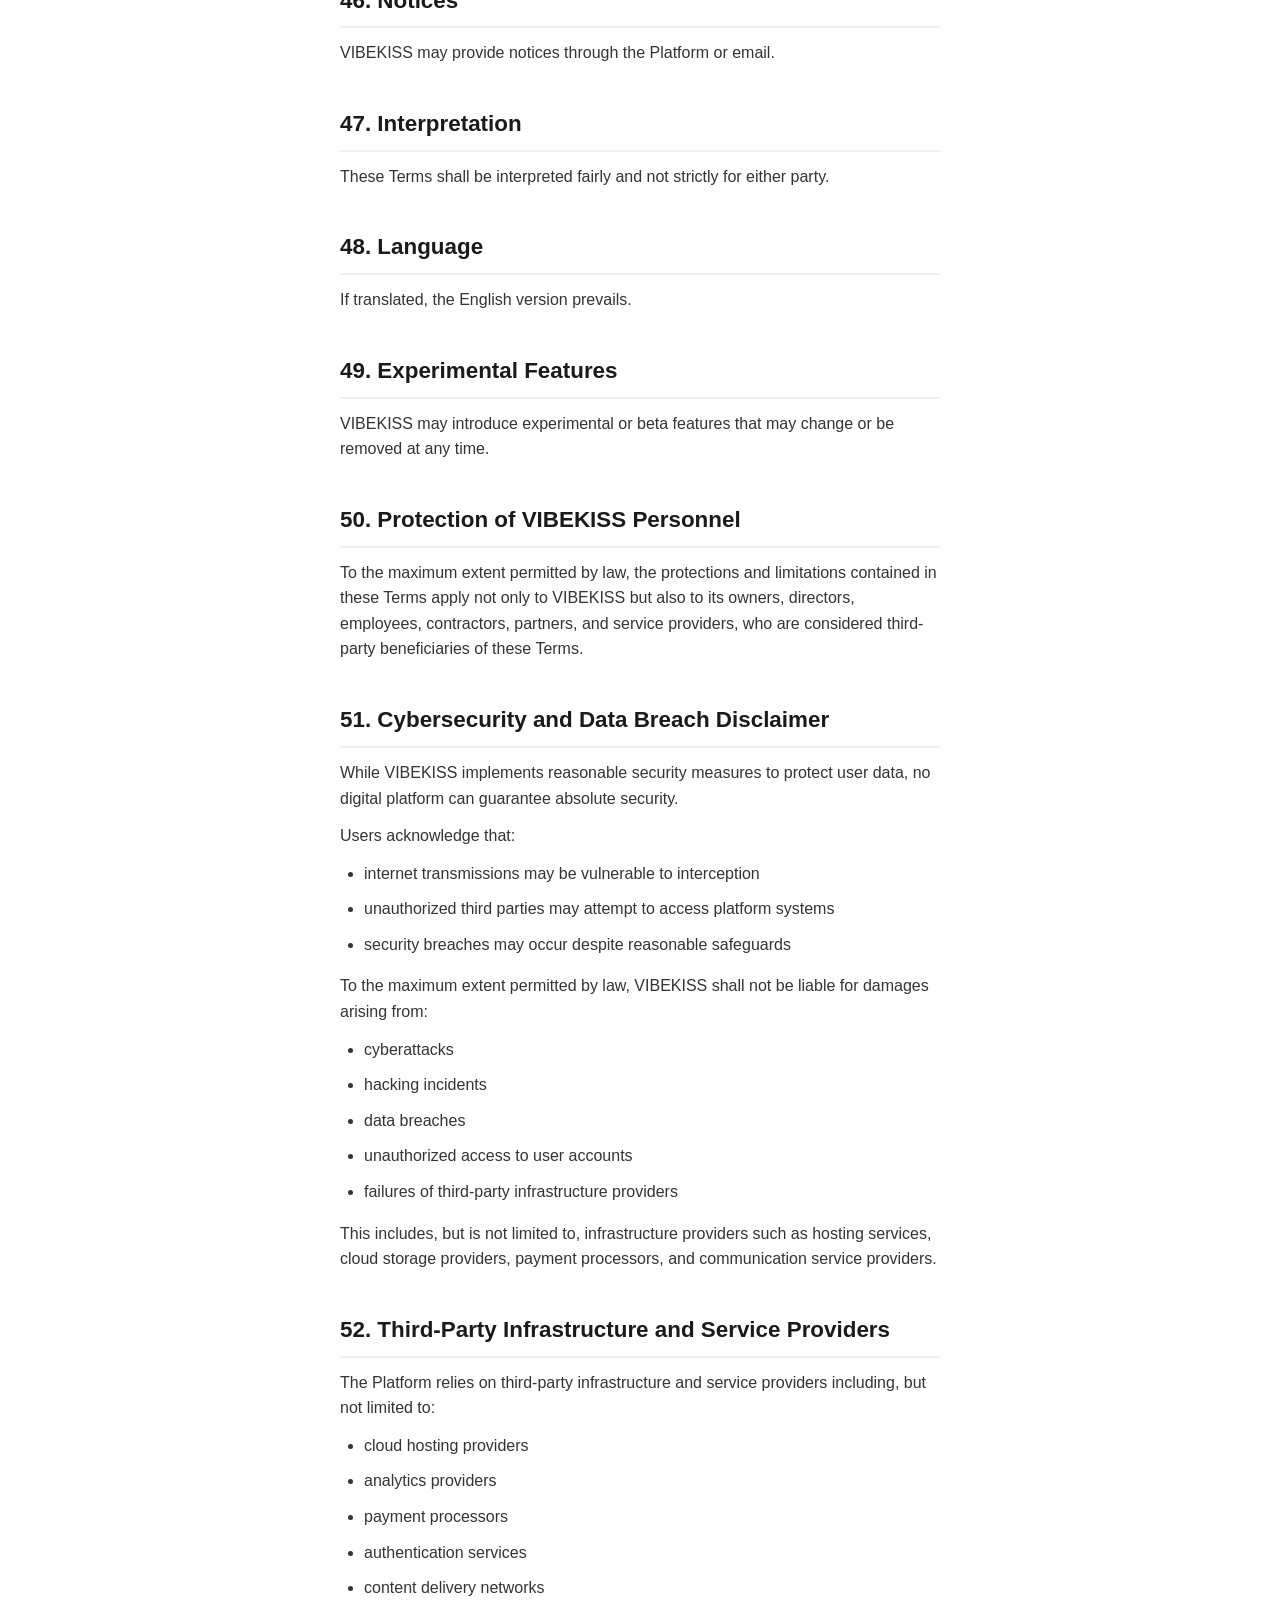
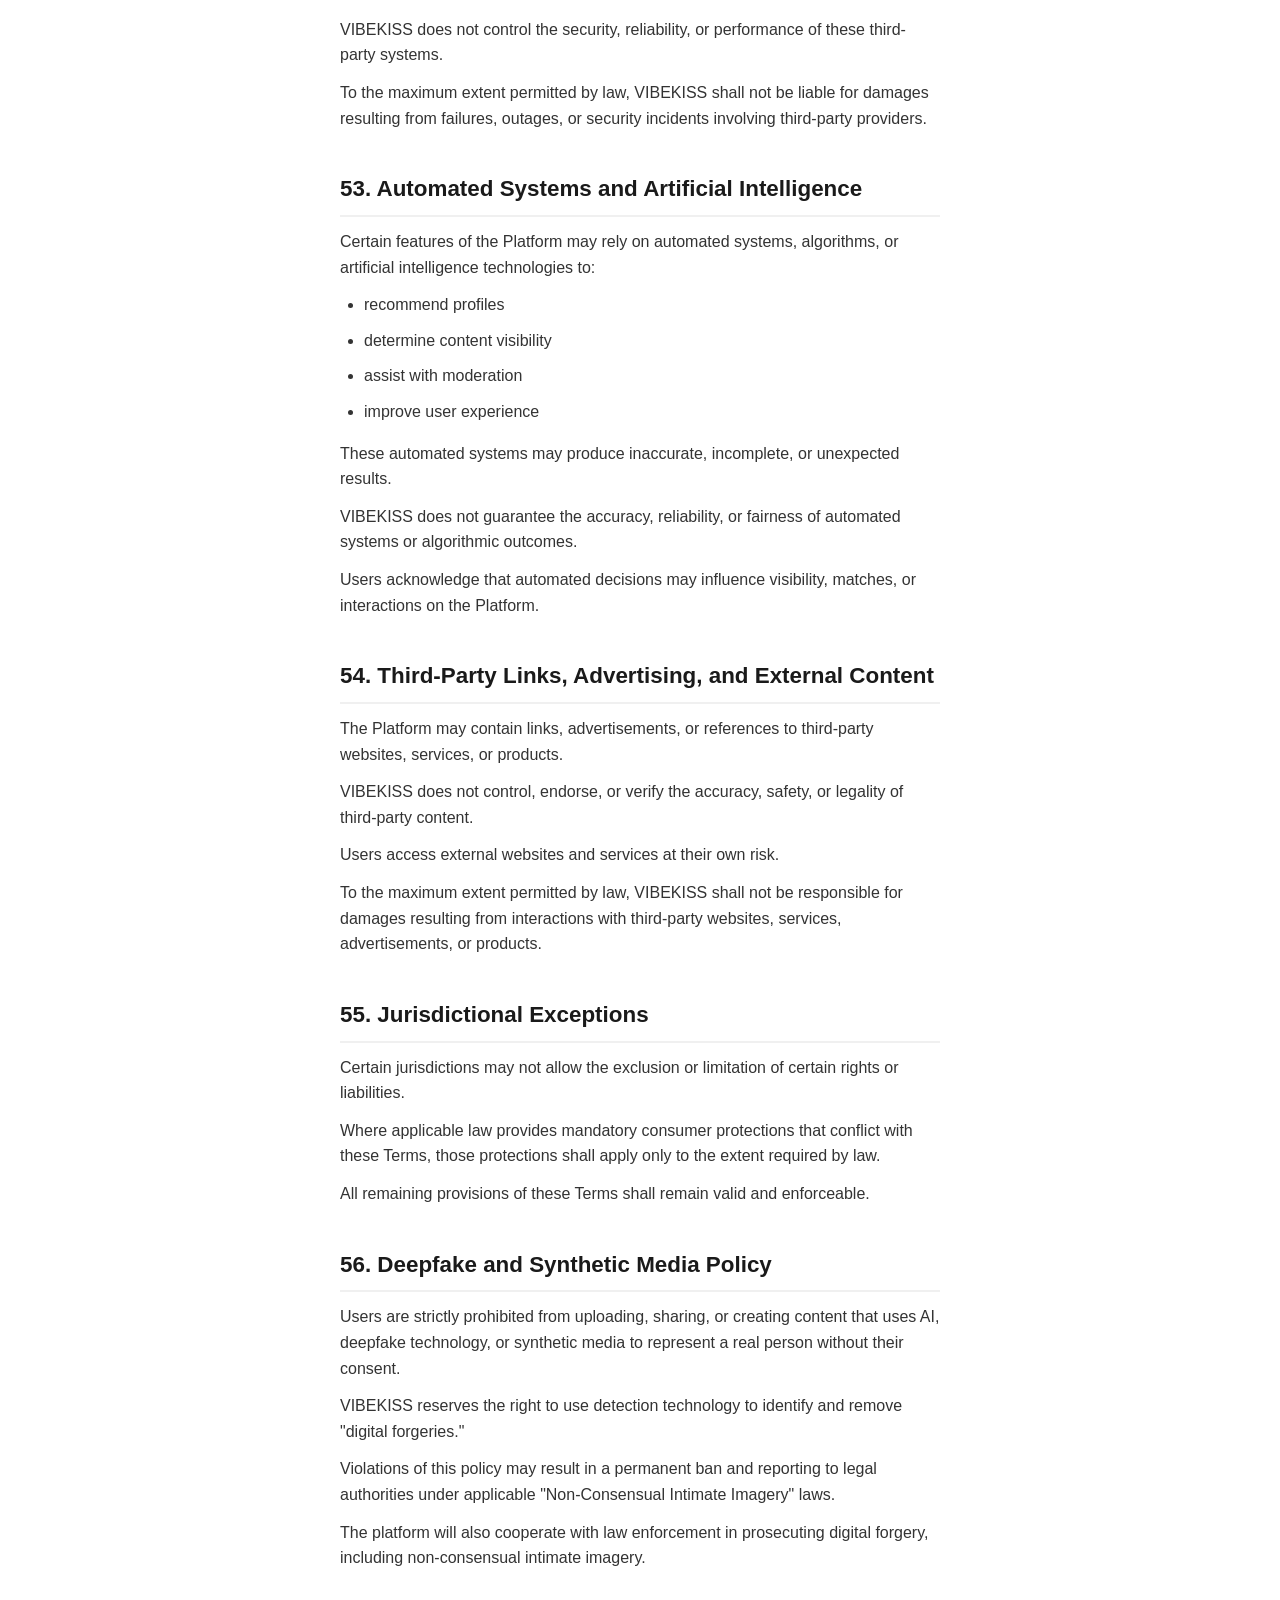
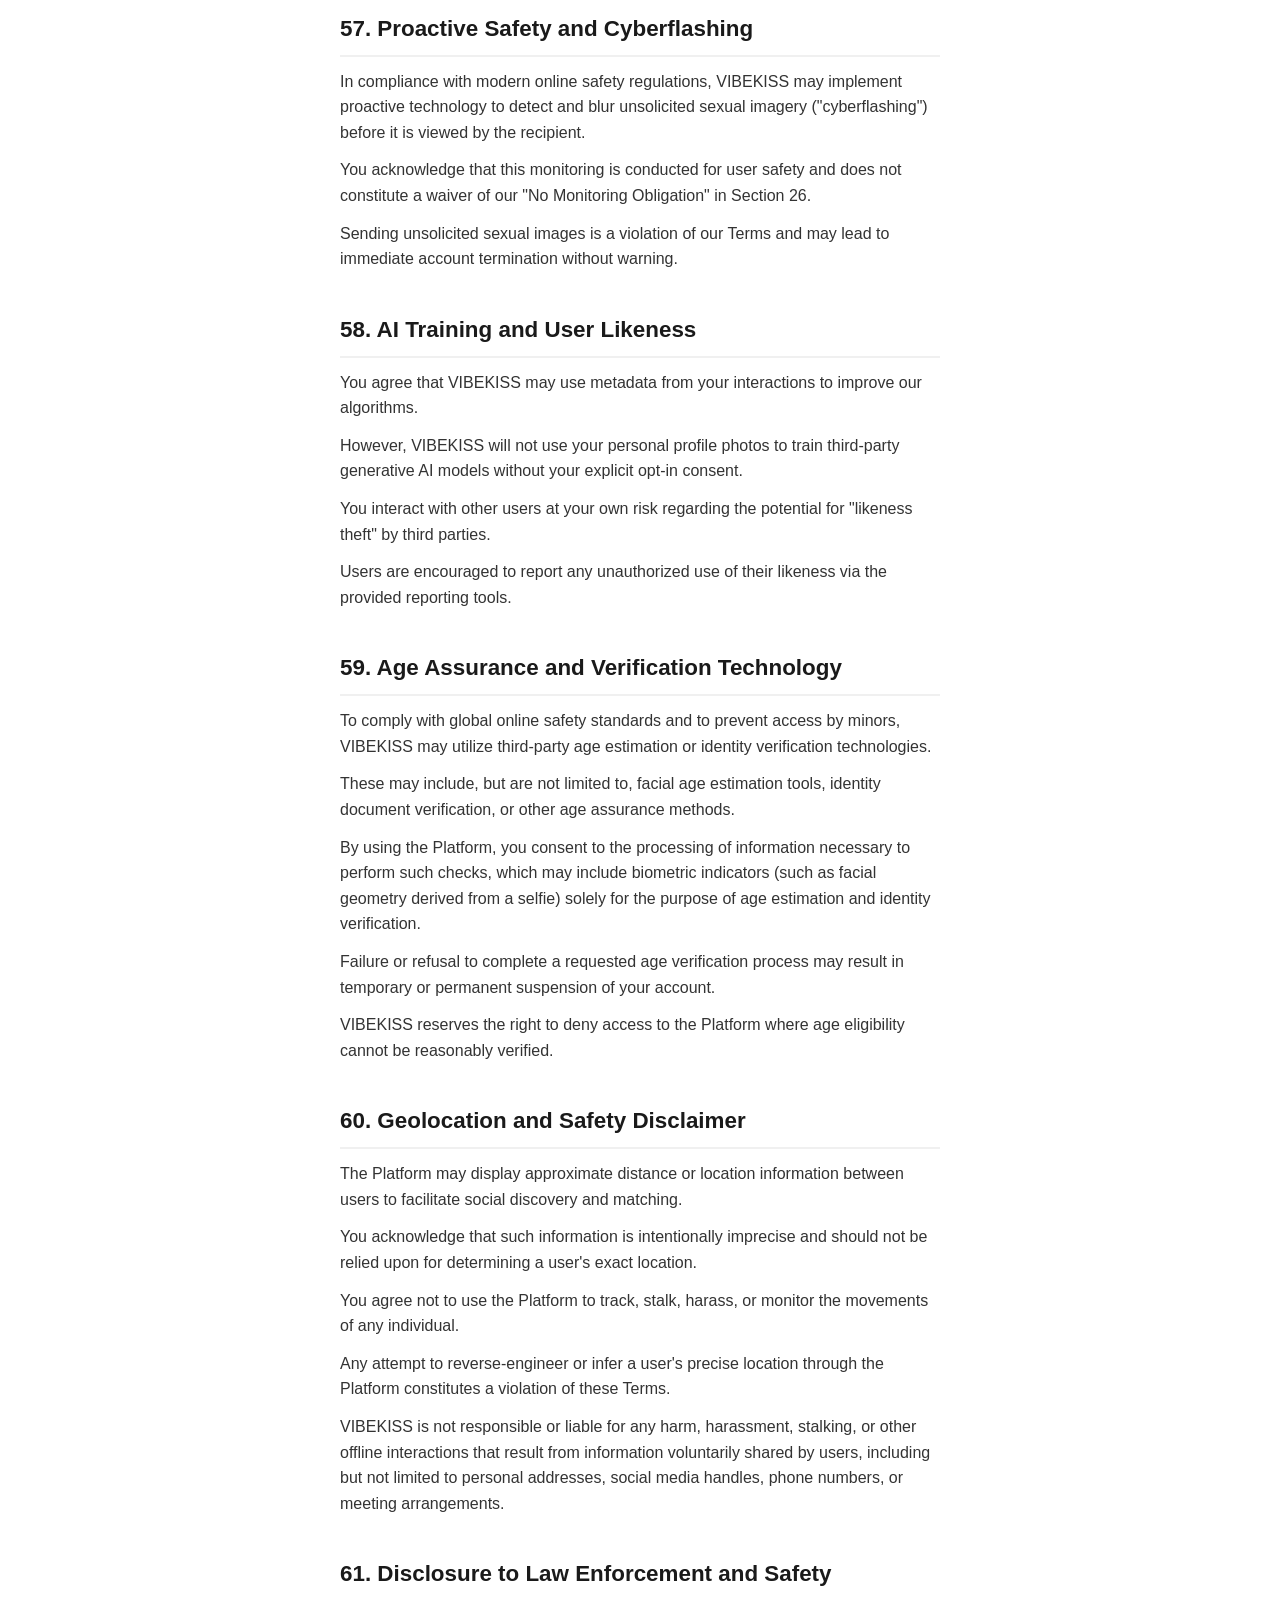
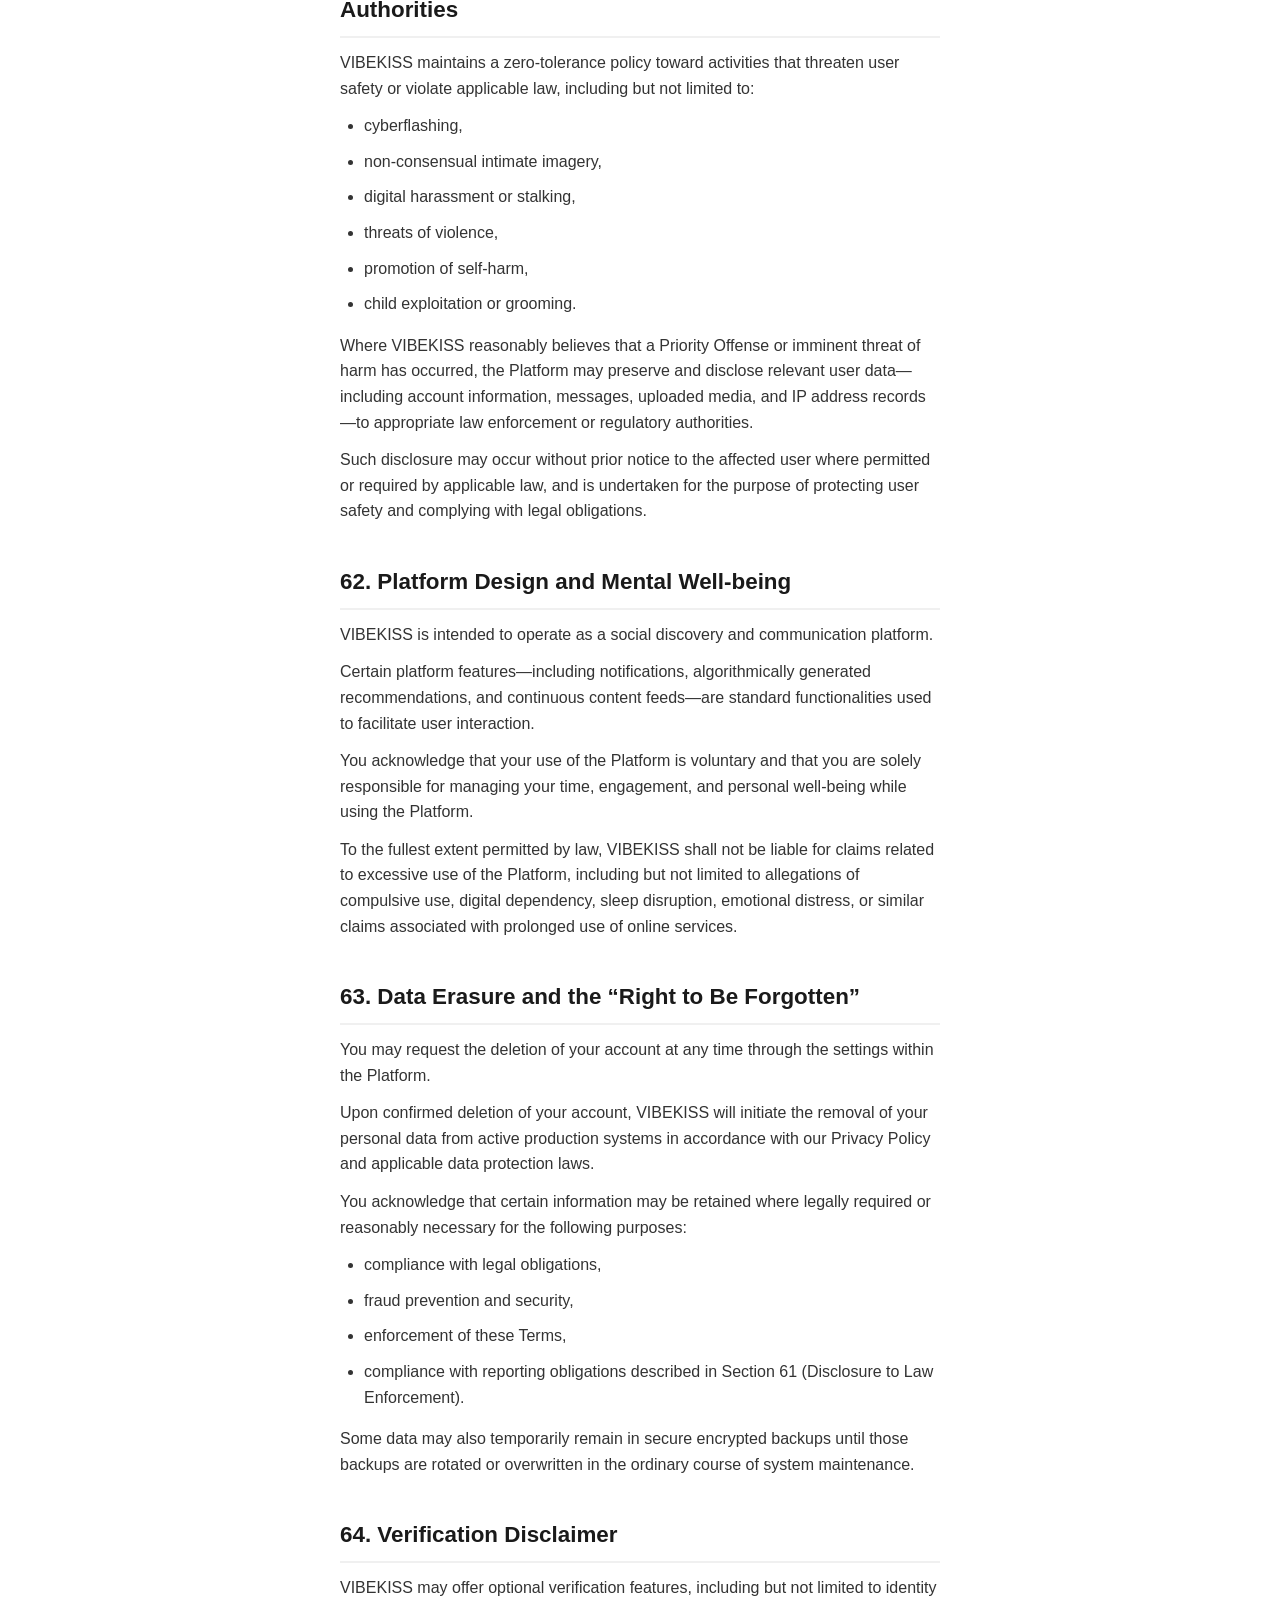
<file: terms.html>
<!DOCTYPE html>
<html lang="en">
<head>
  <meta charset="UTF-8">
  <meta name="viewport" content="width=device-width, initial-scale=1.0, maximum-scale=1.0, user-scalable=no">
  <title>VIBEKISS | Terms of Service</title>
  <style>
    :root {
      --primary: #ff3b5c;
      --text: #1a1a1a;
      --light-text: #666;
      --bg: #ffffff;
      --section-bg: #f9f9f9;
    }
    body {
      font-family: -apple-system, BlinkMacSystemFont, "Segoe UI", Roboto, Helvetica, Arial, sans-serif;
      line-height: 1.6;
      color: var(--text);
      margin: 0;
      padding: 0;
      background-color: var(--bg);
      -webkit-font-smoothing: antialiased;
    }
    .header {
      position: sticky;
      top: 0;
      background: rgba(255, 255, 255, 0.95);
      backdrop-filter: blur(10px);
      border-bottom: 1px solid #eee;
      padding: 15px 20px;
      display: flex;
      align-items: center;
      z-index: 1000;
    }
    .back-btn {
      text-decoration: none;
      color: var(--primary);
      font-size: 1.2rem;
      font-weight: 600;
      margin-right: 15px;
    }
    .header-title {
      font-size: 1.1rem;
      font-weight: 700;
      margin: 0;
    }
    .content {
      padding: 20px;
      max-width: 600px;
      margin: 0 auto;
    }
    h1 { font-size: 1.8rem; margin-bottom: 10px; color: var(--text); }
    .last-updated { color: var(--light-text); font-size: 0.9rem; margin-bottom: 30px; }
    .safety-box {
      background-color: #fff5f6;
      border-left: 4px solid var(--primary);
      padding: 15px;
      border-radius: 8px;
      margin-bottom: 30px;
    }
    .safety-box h3 { margin-top: 0; color: var(--primary); font-size: 1rem; }
    .safety-box ul { padding-left: 20px; margin-bottom: 0; }
    h2 {
      font-size: 1.4rem;
      margin: 40px 0 12px;
      color: var(--text);
      border-bottom: 2px solid #f0f0f0;
      padding-bottom: 8px;
    }
    p, li {
      font-size: 1rem;
      color: #333;
      margin: 0 0 12px 0;
    }
    ul, ol {
      padding-left: 24px;
      margin: 0 0 16px 0;
    }
    li {
      margin-bottom: 10px;
    }
    strong {
      color: var(--text);
    }
    footer {
      text-align: center;
      padding: 50px 20px 30px;
      color: var(--light-text);
      font-size: 0.85rem;
    }
  </style>
</head>
<body>

  <header class="header">
    <a href="index.html" class="back-btn">‹</a>
    <p class="header-title">Terms of Service</p>
  </header>

  <main class="content">

    <h1>Terms of Service</h1>
    <p class="last-updated">Last Updated: March 2026</p>

    <div class="safety-box">
      <h3>⚠️ Important Safety Reminders</h3>
      <ul>
        <li>You must be 18+ to use VIBEKISS.</li>
        <li>Interact at your own risk — we do not conduct background checks.</li>
        <li>Never send money or financial information.</li>
        <li>Report suspicious or unsafe behavior immediately.</li>
        <li>Meet in public places and tell someone your plans.</li>
      </ul>
    </div>

    <p>Welcome to VIBEKISS.</p>

    <p>These Terms of Service (“Terms”) govern your access to and use of the VIBEKISS mobile application, website, and related services (collectively referred to as the “Platform”).</p>

    <p>By accessing or using VIBEKISS, you agree to be bound by these Terms. If you do not agree to these Terms, you must discontinue use of the Platform immediately.</p>

    <p>These Terms operate together with the VIBEKISS Privacy Policy and VIBEKISS Community Guidelines, which together form the complete agreement governing your use of the Platform.</p>

    <h2>1. Eligibility</h2>
    <p>VIBEKISS is intended strictly for adults.</p>
    <p>Users must be at least 18 years old, or the age of legal majority in their jurisdiction (whichever is higher), to create an account or use the Platform.</p>
    <p>By creating an account, you confirm that you meet this requirement.</p>
    <p>VIBEKISS reserves the right to suspend or terminate accounts suspected of belonging to individuals under the age of 18.</p>
    <p>Where required by law, violations involving minors may be reported to the appropriate authorities.</p>

    <h2>2. Account Registration</h2>
    <p>To access certain features of the Platform, users must create an account.</p>
    <p>When creating an account, you agree to:</p>
    <ul>
      <li>Provide accurate and truthful information</li>
      <li>Maintain the security of your login credentials</li>
      <li>Update information if it becomes inaccurate</li>
      <li>Immediately report unauthorized access to your account</li>
    </ul>
    <p>You are responsible for all activity conducted through your account.</p>

    <h2>3. Compliance With Community Guidelines</h2>
    <p>All users must comply with the VIBEKISS Community Guidelines, which define acceptable behavior on the Platform.</p>
    <p>Violations may result in:</p>
    <ul>
      <li>Content removal</li>
      <li>User warnings</li>
      <li>Feature restrictions</li>
      <li>Temporary suspension</li>
      <li>Permanent account termination</li>
    </ul>
    <p>Moderation decisions may involve automated systems and human review.</p>

    <h2>4. User Conduct</h2>
    <p>Users agree not to engage in activities that harm other users or the Platform.</p>
    <p>Prohibited activities include:</p>
    <ul>
      <li>Harassment or abuse</li>
      <li>Creating fake or misleading profiles</li>
      <li>Impersonating other individuals</li>
      <li>Conducting scams or financial exploitation</li>
      <li>Posting illegal or harmful content</li>
      <li>Attempting to disrupt or manipulate the Platform</li>
    </ul>
    <p>VIBEKISS reserves the right to investigate suspected violations.</p>

    <h2>5. Subscriptions and Premium Features</h2>
    <p>VIBEKISS may offer premium features through subscriptions or in-app purchases.</p>
    <p>Premium features may include:</p>
    <ul>
      <li>Increased profile visibility</li>
      <li>Additional matching capabilities</li>
      <li>Enhanced platform functionality</li>
    </ul>
    <p>Pricing and availability may vary by region and platform.</p>

    <h2>6. Billing and Payment Processing</h2>
    <p>Payments are processed through third-party payment providers including:</p>
    <ul>
      <li>Apple App Store</li>
      <li>Google Play Store</li>
    </ul>
    <p>VIBEKISS does not directly store payment information.</p>
    <p>Payment processing is governed by the policies of the relevant app store.</p>
    <p>You acknowledge that these Terms are between you and VIBEKISS only, and not with Apple Inc. or Google LLC.</p>

    <h2>7. Pricing Changes</h2>
    <p>VIBEKISS reserves the right to modify subscription pricing, premium feature pricing, or in-app purchase pricing at any time.</p>
    <p>Pricing may vary based on factors including region, platform provider, promotional offers, testing of pricing tiers, or market conditions.</p>
    <p>Any pricing changes will apply to future billing cycles or new purchases.</p>
    <p>Where required by applicable law or platform policies (including Apple App Store or Google Play policies), users will be notified before such pricing changes take effect.</p>
    <p>Continued use of the Platform after the effective date of the pricing change constitutes acceptance of the updated pricing.</p>

    <h2>8. Subscription Renewal and Cancellation</h2>
    <p>Subscriptions may renew automatically unless cancelled before the end of the billing period.</p>
    <p>Users may manage subscriptions through their app store account settings.</p>
    <p>Cancellation takes effect at the end of the current billing cycle.</p>

    <h2>9. Refund Policy</h2>
    <p>Except where required by law, purchases made through the Platform are generally non-refundable.</p>
    <p>Refund requests must be handled through the respective app store.</p>
    <p>Where consumer law requires refunds or cancellation rights, those rights will apply.</p>

    <h2>10. User Content</h2>
    <p>Users may upload content including:</p>
    <ul>
      <li>Profile photos</li>
      <li>Profile descriptions</li>
      <li>Messages and interactions</li>
    </ul>
    <p>By submitting content, you grant VIBEKISS a non-exclusive, worldwide, royalty-free license to host, display, reproduce, and process that content for the purpose of operating the Platform.</p>
    <p>VIBEKISS reserves the right, but not the obligation, to remove or restrict any user content that violates these Terms, Community Guidelines, or applicable law.</p>

    <h2>11. Intellectual Property</h2>
    <p>All rights, title, and interest in the VIBEKISS Platform belong to VIBEKISS.</p>
    <p>Users may not:</p>
    <ul>
      <li>Copy platform software</li>
      <li>Reverse engineer systems</li>
      <li>Distribute platform content without authorization</li>
    </ul>

    <h2>12. Platform Availability</h2>
    <p>VIBEKISS does not guarantee uninterrupted or error-free operation of the Platform.</p>

    <h2>13. Safety and User Interactions</h2>
    <p>Users interact with others at their own risk.</p>

    <h2>14. Limitation of Liability</h2>
    <p>To the maximum extent permitted by law, VIBEKISS shall not be liable for damages arising from:</p>
    <ul>
      <li>interactions between users</li>
      <li>offline meetings</li>
      <li>user-generated content</li>
      <li>service interruptions</li>
    </ul>
    <p>Where liability cannot be excluded by law, VIBEKISS’ total liability shall not exceed the amount paid by the user within the previous six (6) months.</p>

    <h2>15. Indemnification</h2>
    <p>Users agree to indemnify and hold harmless VIBEKISS from claims resulting from:</p>
    <ul>
      <li>violations of these Terms</li>
      <li>misuse of the Platform</li>
      <li>user-generated content</li>
      <li>interactions between users</li>
    </ul>

    <h2>16. Account Suspension and Termination</h2>
    <p>VIBEKISS may suspend, restrict, or terminate accounts at its sole discretion.</p>

    <h2>17. Circumvention of Restrictions</h2>
    <p>Users may not bypass enforcement actions.</p>

    <h2>18. Privacy</h2>
    <p>Use of the Platform is governed by the VIBEKISS Privacy Policy.</p>

    <h2>19. Changes to the Terms</h2>
    <p>VIBEKISS may update these Terms periodically.</p>
    <p>Continued use of the Platform indicates acceptance of the revised Terms.</p>

    <h2>20. Governing Law</h2>
    <p>These Terms shall be governed by and interpreted in accordance with the applicable laws of the jurisdiction where VIBEKISS operates.</p>

    <h2>21. Contact Information</h2>
    <p>Email: support@vibekiss.com</p>

    <h2>22. Disclaimer of Warranties</h2>
    <p>The Platform is provided “AS IS” and “AS AVAILABLE.”</p>

    <h2>23. No Guarantee of Matches</h2>
    <p>VIBEKISS does not guarantee compatibility or relationship outcomes.</p>

    <h2>24. Emotional Outcome Disclaimer</h2>
    <p>VIBEKISS is not responsible for emotional distress resulting from user interactions.</p>

    <h2>25. No Background Checks</h2>
    <p>VIBEKISS does not conduct criminal background checks.</p>

    <h2>26. Offline Interaction Disclaimer</h2>
    <p>VIBEKISS is not responsible for offline meetings arranged through the Platform.</p>

    <h2>27. Platform Monitoring Disclaimer</h2>
    <p>VIBEKISS may monitor activity but is not obligated to monitor all activity.</p>

    <h2>28. Service Modification</h2>
    <p>VIBEKISS may modify or discontinue services at any time.</p>

    <h2>29. Data Loss Disclaimer</h2>
    <p>VIBEKISS does not guarantee preservation of user data.</p>

    <h2>30. Platform Profiles and System Activity</h2>
    <p>Users acknowledge that VIBEKISS may create, maintain, or operate profiles for purposes including:</p>
    <ul>
      <li>platform testing</li>
      <li>feature development</li>
      <li>service improvement</li>
      <li>safety monitoring</li>
      <li>moderation activities</li>
    </ul>
    <p>These profiles may not represent real individuals.</p>
    <p>Users also acknowledge that the Platform may contain inactive, incomplete, or dormant accounts, and that user activity levels may vary.</p>
    <p>VIBEKISS makes no guarantees regarding the authenticity, activity level, or availability of other user profiles.</p>

    <h2>31. Safety and Reporting Notice</h2>
    <p>Users are encouraged to report suspicious or unsafe behavior.</p>

    <h2>32. Algorithm and Visibility Disclaimer</h2>
    <p>Profile visibility may be determined by automated systems.</p>
    <p>No guarantee is made regarding match frequency or engagement.</p>

    <h2>33. Force Majeure</h2>
    <p>VIBEKISS is not liable for events beyond its reasonable control.</p>

    <h2>34. Severability</h2>
    <p>If any clause is invalid, the remaining provisions remain in effect.</p>

    <h2>35. Assignment</h2>
    <p>VIBEKISS may assign these Terms without restriction.</p>

    <h2>36. Entire Agreement</h2>
    <p>These Terms, Privacy Policy, and Community Guidelines form the entire agreement.</p>

    <h2>37. Waiver</h2>
    <p>Failure to enforce a provision does not waive that provision.</p>

    <h2>38. Survival</h2>
    <p>Liability and indemnification clauses survive termination.</p>

    <h2>39. Electronic Communications</h2>
    <p>Users consent to receive electronic communications.</p>

    <h2>40. Dispute Resolution</h2>
    <p>Users agree to attempt to resolve disputes through good-faith negotiations before initiating legal proceedings.</p>

    <h2>41. Binding Arbitration</h2>
    <p>Where permitted by applicable law, disputes may be resolved through binding arbitration rather than court proceedings.</p>

    <h2>42. Class Action Waiver</h2>
    <p>Users agree that disputes shall be brought individually and not as part of any class-action proceeding.</p>

    <h2>43. Time Limitation for Claims</h2>
    <p>Claims must be filed within one (1) year after the cause of action arises.</p>

    <h2>44. No Partnership or Agency</h2>
    <p>Nothing in these Terms creates any partnership or employment relationship.</p>

    <h2>45. Section Headings</h2>
    <p>Headings are provided for convenience only.</p>

    <h2>46. Notices</h2>
    <p>VIBEKISS may provide notices through the Platform or email.</p>

    <h2>47. Interpretation</h2>
    <p>These Terms shall be interpreted fairly and not strictly for either party.</p>

    <h2>48. Language</h2>
    <p>If translated, the English version prevails.</p>

    <h2>49. Experimental Features</h2>
    <p>VIBEKISS may introduce experimental or beta features that may change or be removed at any time.</p>

    <h2>50. Protection of VIBEKISS Personnel</h2>
    <p>To the maximum extent permitted by law, the protections and limitations contained in these Terms apply not only to VIBEKISS but also to its owners, directors, employees, contractors, partners, and service providers, who are considered third-party beneficiaries of these Terms.</p>

    <h2>51. Cybersecurity and Data Breach Disclaimer</h2>
    <p>While VIBEKISS implements reasonable security measures to protect user data, no digital platform can guarantee absolute security.</p>
    <p>Users acknowledge that:</p>
    <ul>
      <li>internet transmissions may be vulnerable to interception</li>
      <li>unauthorized third parties may attempt to access platform systems</li>
      <li>security breaches may occur despite reasonable safeguards</li>
    </ul>
    <p>To the maximum extent permitted by law, VIBEKISS shall not be liable for damages arising from:</p>
    <ul>
      <li>cyberattacks</li>
      <li>hacking incidents</li>
      <li>data breaches</li>
      <li>unauthorized access to user accounts</li>
      <li>failures of third-party infrastructure providers</li>
    </ul>
    <p>This includes, but is not limited to, infrastructure providers such as hosting services, cloud storage providers, payment processors, and communication service providers.</p>

    <h2>52. Third-Party Infrastructure and Service Providers</h2>
    <p>The Platform relies on third-party infrastructure and service providers including, but not limited to:</p>
    <ul>
      <li>cloud hosting providers</li>
      <li>analytics providers</li>
      <li>payment processors</li>
      <li>authentication services</li>
      <li>content delivery networks</li>
    </ul>
    <p>VIBEKISS does not control the security, reliability, or performance of these third-party systems.</p>
    <p>To the maximum extent permitted by law, VIBEKISS shall not be liable for damages resulting from failures, outages, or security incidents involving third-party providers.</p>

    <h2>53. Automated Systems and Artificial Intelligence</h2>
    <p>Certain features of the Platform may rely on automated systems, algorithms, or artificial intelligence technologies to:</p>
    <ul>
      <li>recommend profiles</li>
      <li>determine content visibility</li>
      <li>assist with moderation</li>
      <li>improve user experience</li>
    </ul>
    <p>These automated systems may produce inaccurate, incomplete, or unexpected results.</p>
    <p>VIBEKISS does not guarantee the accuracy, reliability, or fairness of automated systems or algorithmic outcomes.</p>
    <p>Users acknowledge that automated decisions may influence visibility, matches, or interactions on the Platform.</p>

    <h2>54. Third-Party Links, Advertising, and External Content</h2>
    <p>The Platform may contain links, advertisements, or references to third-party websites, services, or products.</p>
    <p>VIBEKISS does not control, endorse, or verify the accuracy, safety, or legality of third-party content.</p>
    <p>Users access external websites and services at their own risk.</p>
    <p>To the maximum extent permitted by law, VIBEKISS shall not be responsible for damages resulting from interactions with third-party websites, services, advertisements, or products.</p>

    <h2>55. Jurisdictional Exceptions</h2>
    <p>Certain jurisdictions may not allow the exclusion or limitation of certain rights or liabilities.</p>
    <p>Where applicable law provides mandatory consumer protections that conflict with these Terms, those protections shall apply only to the extent required by law.</p>
    <p>All remaining provisions of these Terms shall remain valid and enforceable.</p>

    <h2>56. Deepfake and Synthetic Media Policy</h2>
    <p>Users are strictly prohibited from uploading, sharing, or creating content that uses AI, deepfake technology, or synthetic media to represent a real person without their consent.</p>
    <p>VIBEKISS reserves the right to use detection technology to identify and remove "digital forgeries."</p>
    <p>Violations of this policy may result in a permanent ban and reporting to legal authorities under applicable "Non-Consensual Intimate Imagery" laws.</p>
    <p>The platform will also cooperate with law enforcement in prosecuting digital forgery, including non-consensual intimate imagery.</p>

    <h2>57. Proactive Safety and Cyberflashing</h2>
    <p>In compliance with modern online safety regulations, VIBEKISS may implement proactive technology to detect and blur unsolicited sexual imagery ("cyberflashing") before it is viewed by the recipient.</p>
    <p>You acknowledge that this monitoring is conducted for user safety and does not constitute a waiver of our "No Monitoring Obligation" in Section 26.</p>
    <p>Sending unsolicited sexual images is a violation of our Terms and may lead to immediate account termination without warning.</p>

    <h2>58. AI Training and User Likeness</h2>
    <p>You agree that VIBEKISS may use metadata from your interactions to improve our algorithms.</p>
    <p>However, VIBEKISS will not use your personal profile photos to train third-party generative AI models without your explicit opt-in consent.</p>
    <p>You interact with other users at your own risk regarding the potential for "likeness theft" by third parties.</p>
    <p>Users are encouraged to report any unauthorized use of their likeness via the provided reporting tools.</p>

    <h2>59. Age Assurance and Verification Technology</h2>
    <p>To comply with global online safety standards and to prevent access by minors, VIBEKISS may utilize third-party age estimation or identity verification technologies.</p>
    <p>These may include, but are not limited to, facial age estimation tools, identity document verification, or other age assurance methods.</p>
    <p>By using the Platform, you consent to the processing of information necessary to perform such checks, which may include biometric indicators (such as facial geometry derived from a selfie) solely for the purpose of age estimation and identity verification.</p>
    <p>Failure or refusal to complete a requested age verification process may result in temporary or permanent suspension of your account.</p>
    <p>VIBEKISS reserves the right to deny access to the Platform where age eligibility cannot be reasonably verified.</p>

    <h2>60. Geolocation and Safety Disclaimer</h2>
    <p>The Platform may display approximate distance or location information between users to facilitate social discovery and matching.</p>
    <p>You acknowledge that such information is intentionally imprecise and should not be relied upon for determining a user's exact location.</p>
    <p>You agree not to use the Platform to track, stalk, harass, or monitor the movements of any individual.</p>
    <p>Any attempt to reverse-engineer or infer a user's precise location through the Platform constitutes a violation of these Terms.</p>
    <p>VIBEKISS is not responsible or liable for any harm, harassment, stalking, or other offline interactions that result from information voluntarily shared by users, including but not limited to personal addresses, social media handles, phone numbers, or meeting arrangements.</p>

    <h2>61. Disclosure to Law Enforcement and Safety Authorities</h2>
    <p>VIBEKISS maintains a zero-tolerance policy toward activities that threaten user safety or violate applicable law, including but not limited to:</p>
    <ul>
      <li>cyberflashing,</li>
      <li>non-consensual intimate imagery,</li>
      <li>digital harassment or stalking,</li>
      <li>threats of violence,</li>
      <li>promotion of self-harm,</li>
      <li>child exploitation or grooming.</li>
    </ul>
    <p>Where VIBEKISS reasonably believes that a Priority Offense or imminent threat of harm has occurred, the Platform may preserve and disclose relevant user data—including account information, messages, uploaded media, and IP address records—to appropriate law enforcement or regulatory authorities.</p>
    <p>Such disclosure may occur without prior notice to the affected user where permitted or required by applicable law, and is undertaken for the purpose of protecting user safety and complying with legal obligations.</p>

    <h2>62. Platform Design and Mental Well-being</h2>
    <p>VIBEKISS is intended to operate as a social discovery and communication platform.</p>
    <p>Certain platform features—including notifications, algorithmically generated recommendations, and continuous content feeds—are standard functionalities used to facilitate user interaction.</p>
    <p>You acknowledge that your use of the Platform is voluntary and that you are solely responsible for managing your time, engagement, and personal well-being while using the Platform.</p>
    <p>To the fullest extent permitted by law, VIBEKISS shall not be liable for claims related to excessive use of the Platform, including but not limited to allegations of compulsive use, digital dependency, sleep disruption, emotional distress, or similar claims associated with prolonged use of online services.</p>

    <h2>63. Data Erasure and the “Right to Be Forgotten”</h2>
    <p>You may request the deletion of your account at any time through the settings within the Platform.</p>
    <p>Upon confirmed deletion of your account, VIBEKISS will initiate the removal of your personal data from active production systems in accordance with our Privacy Policy and applicable data protection laws.</p>
    <p>You acknowledge that certain information may be retained where legally required or reasonably necessary for the following purposes:</p>
    <ul>
      <li>compliance with legal obligations,</li>
      <li>fraud prevention and security,</li>
      <li>enforcement of these Terms,</li>
      <li>compliance with reporting obligations described in Section 61 (Disclosure to Law Enforcement).</li>
    </ul>
    <p>Some data may also temporarily remain in secure encrypted backups until those backups are rotated or overwritten in the ordinary course of system maintenance.</p>

    <h2>64. Verification Disclaimer</h2>
    <p>VIBEKISS may offer optional verification features, including but not limited to identity verification or photo verification, which may result in a user receiving a “Verified” badge.</p>
    <p>You acknowledge that such verification only confirms that the user completed a specific verification process at a particular moment in time.</p>
    <p>Verification does not constitute:</p>
    <ul>
      <li>an endorsement by VIBEKISS,</li>
      <li>a guarantee of the user’s current identity,</li>
      <li>confirmation of a user's intentions, conduct, or safety.</li>
    </ul>
    <p>You remain responsible for exercising appropriate caution when communicating with or meeting other users, including interactions that occur outside of the Platform.</p>

     <footer>
      © 2026 VIBEKISS. For support: <a href="mailto:vibekisshelp@gmail.com">vibekisshelp@gmail.com</a>
    </footer>

  </main>
</body>
</html>
</file>
<file: styles.css>
:root {
  --bg: #120b18;
  --bg-soft: #1a1123;
  --surface: rgba(255, 255, 255, 0.08);
  --surface-strong: rgba(255, 255, 255, 0.14);
  --text: #fff8fb;
  --muted: #dbcad9;
  --line: rgba(255, 255, 255, 0.12);
  --accent: #ff5e8a;
  --accent-strong: #ff2d6f;
  --accent-soft: #ffbdd0;
  --gold: #ffd7a8;
  --shadow: 0 28px 80px rgba(10, 5, 14, 0.45);
  --radius-lg: 32px;
  --radius-md: 24px;
  --radius-sm: 16px;
  --max-width: 1180px;
}

* {
  box-sizing: border-box;
}

html {
  scroll-behavior: smooth;
  overflow-x: hidden;
}

body {
  margin: 0;
  color: var(--text);
  font-family: "Plus Jakarta Sans", "Segoe UI", sans-serif;
  background:
    radial-gradient(circle at top left, rgba(255, 94, 138, 0.2), transparent 28%),
    radial-gradient(circle at 85% 15%, rgba(255, 215, 168, 0.14), transparent 24%),
    linear-gradient(180deg, #1b1024 0%, #120b18 42%, #0f0915 100%);
  overflow-x: hidden;
}

img {
  display: block;
  max-width: 100%;
}

a {
  color: inherit;
  text-decoration: none;
}

code {
  padding: 0.15rem 0.4rem;
  border-radius: 999px;
  background: rgba(255, 255, 255, 0.08);
  font-size: 0.95em;
}

.page-shell {
  overflow: clip;
}

.container {
  width: min(calc(100% - 2rem), var(--max-width));
  max-width: 100%;
  margin: 0 auto;
}

.site-header {
  position: sticky;
  top: 0;
  z-index: 30;
  backdrop-filter: blur(18px);
  background: rgba(16, 10, 22, 0.7);
  border-bottom: 1px solid rgba(255, 255, 255, 0.06);
}

.nav-bar {
  display: flex;
  align-items: center;
  justify-content: space-between;
  gap: 1rem;
  min-height: 82px;
  min-width: 0;
}

.brand {
  display: inline-flex;
  align-items: center;
  gap: 0.8rem;
  font-weight: 800;
  letter-spacing: 0.16em;
  font-size: 0.92rem;
}

.nav-links {
  display: flex;
  align-items: center;
  gap: 1.5rem;
  color: var(--muted);
  font-size: 0.96rem;
}

.nav-links a {
  transition: color 180ms ease;
}

.nav-links a:hover,
.nav-links a:focus-visible {
  color: var(--text);
}

.button {
  display: inline-flex;
  align-items: center;
  justify-content: center;
  gap: 0.5rem;
  min-height: 54px;
  padding: 0 1.4rem;
  border-radius: 999px;
  border: 1px solid transparent;
  font-weight: 700;
  transition:
    transform 180ms ease,
    box-shadow 180ms ease,
    border-color 180ms ease,
    background 180ms ease;
}

.button:hover,
.button:focus-visible {
  transform: translateY(-2px);
}

.button-primary {
  background: linear-gradient(135deg, var(--accent) 0%, var(--accent-strong) 100%);
  box-shadow: 0 20px 45px rgba(255, 45, 111, 0.35);
}

.button-secondary,
.button-small {
  border-color: rgba(255, 255, 255, 0.14);
  background: rgba(255, 255, 255, 0.04);
}

.button-large {
  min-width: 250px;
}

.eyebrow {
  margin: 0 0 1rem;
  color: var(--accent-soft);
  font-size: 0.86rem;
  font-weight: 800;
  letter-spacing: 0.18em;
  text-transform: uppercase;
}

.hero-section {
  position: relative;
  padding: 4rem 0 2rem;
  overflow: hidden;
  isolation: isolate;
}

.hero-media {
  position: absolute;
  inset: 0;
  z-index: -3;
}

.hero-background-video {
  position: absolute;
  inset: 0;
  width: 100%;
  height: 100%;
  object-fit: cover;
  opacity: 0.68;
  filter: saturate(1.02) contrast(1.02);
}

.hero-background-video.is-hidden {
  opacity: 0;
  pointer-events: none;
}

body.hero-video-fallback .hero-slide {
  opacity: 0;
}

body.hero-video-fallback .hero-slide.is-active {
  opacity: 1;
}

.hero-slides,
.hero-slide {
  position: absolute;
  inset: 0;
}

.hero-slide {
  opacity: 0.42;
  background-position: center;
  background-repeat: no-repeat;
  background-size: cover;
  transform: scale(1.04);
  transition: opacity 1200ms ease, transform 7000ms ease;
}

.hero-slide.is-active {
  opacity: 0.58;
  transform: scale(1);
}

.hero-slide-one {
  background-image: url("assets/hero-1.jpg");
}

.hero-slide-two {
  background-image: url("assets/hero-2.jpg");
}

.hero-slide-three {
  background-image: url("assets/hero-3.jpg");
}

.hero-media-overlay {
  position: absolute;
  inset: 0;
  background:
    linear-gradient(90deg, rgba(17, 10, 22, 0.84) 0%, rgba(17, 10, 22, 0.66) 42%, rgba(17, 10, 22, 0.48) 70%, rgba(17, 10, 22, 0.7) 100%),
    linear-gradient(180deg, rgba(18, 11, 24, 0.52) 0%, rgba(18, 11, 24, 0.18) 28%, rgba(18, 11, 24, 0.72) 100%);
}

.hero-media-vignette {
  position: absolute;
  inset: 0;
  background:
    radial-gradient(circle at 18% 22%, rgba(255, 102, 153, 0.3), transparent 26%),
    radial-gradient(circle at 80% 26%, rgba(255, 217, 176, 0.22), transparent 20%),
    linear-gradient(180deg, rgba(16, 10, 22, 0.12), rgba(16, 10, 22, 0.62));
}

.hero-grid {
  position: relative;
  display: grid;
  align-items: center;
  gap: 2.2rem;
  padding: 2.5rem 0 5rem;
  overflow: hidden;
}

.hero-copy h1,
.content-section h1,
.section-heading h2,
.showcase-copy h2,
.trust-panel h2,
.download-card h2 {
  margin: 0;
  font-family: "Cormorant Garamond", Georgia, serif;
  line-height: 0.94;
  letter-spacing: -0.03em;
}

.hero-copy h1 {
  max-width: 9ch;
  font-size: clamp(3.55rem, 8.3vw, 7.15rem);
  text-wrap: balance;
  text-shadow: 0 6px 26px rgba(8, 4, 12, 0.32);
}

.content-section h1 {
  margin: 0;
  font-size: clamp(2.8rem, 7vw, 4.8rem);
}

.hero-text,
.section-heading p,
.showcase-copy p,
.trust-panel p,
.download-card p,
.stat-card p,
.feature-card p,
.trust-card p,
.footer-brand p {
  color: var(--muted);
  line-height: 1.7;
}

.hero-text {
  max-width: 560px;
  font-size: 1.08rem;
  margin: 1.4rem 0 0;
}

.hero-branding {
  display: inline-flex;
  align-items: center;
  gap: 0.9rem;
  margin-bottom: 1.1rem;
}

.brand-kicker {
  position: relative;
  display: inline-flex;
  align-items: center;
  font-size: 1rem;
  font-weight: 800;
  letter-spacing: 0.38em;
  text-transform: uppercase;
  color: #fff7fb;
  text-shadow: 0 0 22px rgba(255, 110, 160, 0.3);
  animation: brandGlow 5.8s ease-in-out infinite;
}

.brand-line {
  width: clamp(70px, 10vw, 120px);
  height: 1px;
  background: linear-gradient(90deg, rgba(255, 255, 255, 0.9), rgba(255, 94, 138, 0));
  animation: linePulse 5.8s ease-in-out infinite;
}

.hero-actions {
  display: flex;
  flex-wrap: wrap;
  gap: 0.9rem;
  margin-top: 1.6rem;
  min-width: 0;
}

.hero-points {
  display: flex;
  flex-wrap: wrap;
  gap: 0.85rem;
  margin-top: 1.4rem;
}

.hero-points span {
  padding: 0.72rem 1rem;
  border-radius: 999px;
  background: rgba(255, 255, 255, 0.06);
  border: 1px solid rgba(255, 255, 255, 0.08);
  font-size: 0.92rem;
}

.hero-visual {
  position: relative;
  min-height: 640px;
  overflow: hidden;
  display: grid;
  align-content: center;
  justify-items: end;
  gap: 1.1rem;
}

.hero-glow {
  position: absolute;
  inset: 15% 10% 8% 12%;
  border-radius: 50%;
  background:
    radial-gradient(circle, rgba(255, 94, 138, 0.46) 0%, rgba(255, 94, 138, 0.12) 38%, transparent 72%);
  filter: blur(24px);
}

.hero-photo-collage {
  position: relative;
  width: min(100%, 540px);
  min-height: 500px;
}

.photo-panel {
  position: absolute;
  overflow: hidden;
  border-radius: 34px;
  border: 1px solid rgba(255, 255, 255, 0.14);
  background: linear-gradient(180deg, rgba(255, 255, 255, 0.14), rgba(255, 255, 255, 0.05));
  box-shadow: var(--shadow);
}

.photo-panel::after {
  content: "";
  position: absolute;
  inset: 0;
  background: linear-gradient(180deg, rgba(16, 8, 22, 0.08), rgba(16, 8, 22, 0.32));
}

.photo-panel img {
  width: 100%;
  height: 100%;
  object-fit: cover;
}

.photo-panel-tall {
  top: 1rem;
  right: 2rem;
  width: min(100%, 420px);
  aspect-ratio: 0.8;
  animation: floatPhotoTall 8s ease-in-out infinite;
}

.photo-panel-wide {
  left: 0;
  bottom: 5rem;
  width: min(57%, 285px);
  aspect-ratio: 0.88;
  z-index: 2;
  animation: floatPhotoWide 7s ease-in-out infinite;
}

.photo-panel-accent {
  right: 1.2rem;
  bottom: 0.7rem;
  width: min(42%, 188px);
  aspect-ratio: 0.78;
  z-index: 3;
  animation: floatPhotoAccent 6.1s ease-in-out infinite;
}

.hero-orb,
.hero-heart {
  position: absolute;
  pointer-events: none;
}

.hero-orb {
  border-radius: 999px;
  background: radial-gradient(circle, rgba(255, 215, 168, 0.28) 0%, rgba(255, 215, 168, 0.04) 60%, transparent 72%);
  filter: blur(6px);
  animation: orbPulse 7.2s ease-in-out infinite;
}

.orb-one {
  top: 3rem;
  left: 1rem;
  width: 150px;
  height: 150px;
}

.orb-two {
  right: 0.4rem;
  bottom: 8rem;
  width: 108px;
  height: 108px;
  animation-delay: 1.4s;
}

.hero-heart {
  width: 18px;
  height: 18px;
  background: linear-gradient(135deg, rgba(255, 189, 208, 0.92), rgba(255, 94, 138, 0.9));
  transform: rotate(45deg);
  box-shadow: 0 0 22px rgba(255, 94, 138, 0.28);
  animation: floatHeart 6.8s ease-in-out infinite;
}

.hero-heart::before,
.hero-heart::after {
  content: "";
  position: absolute;
  width: 18px;
  height: 18px;
  border-radius: 50%;
  background: inherit;
}

.hero-heart::before {
  top: -9px;
  left: 0;
}

.hero-heart::after {
  top: 0;
  left: -9px;
}

.heart-one {
  top: 5.8rem;
  right: 4.8rem;
}

.heart-two {
  left: 2.8rem;
  bottom: 2.6rem;
  width: 14px;
  height: 14px;
  animation-delay: 0.8s;
}

.heart-two::before,
.heart-two::after {
  width: 14px;
  height: 14px;
}

.heart-two::before {
  top: -7px;
}

.heart-two::after {
  left: -7px;
}

.hero-overlay-cta {
  position: absolute;
  top: 2.1rem;
  left: 1.2rem;
  z-index: 5;
  min-height: 62px;
  padding: 0 1.65rem;
  font-size: 1rem;
  font-weight: 800;
  border: 1px solid rgba(255, 255, 255, 0.18);
  box-shadow:
    0 22px 50px rgba(255, 45, 111, 0.4),
    0 0 0 8px rgba(255, 94, 138, 0.08);
}

.hero-install-card {
  position: relative;
  z-index: 4;
  width: min(100%, 420px);
  padding: 1.35rem 1.35rem 1.45rem;
  border-radius: 30px;
  border: 1px solid rgba(255, 255, 255, 0.16);
  background:
    linear-gradient(135deg, rgba(255, 94, 138, 0.18), rgba(255, 255, 255, 0.04)),
    rgba(20, 12, 27, 0.82);
  backdrop-filter: blur(22px);
  box-shadow: 0 28px 90px rgba(10, 5, 14, 0.55);
}

.install-kicker {
  display: block;
  margin-bottom: 0.45rem;
  font-size: 0.78rem;
  letter-spacing: 0.18em;
  text-transform: uppercase;
  color: var(--accent-soft);
  font-weight: 800;
}

.hero-install-card strong {
  display: block;
  font-size: 1.52rem;
  line-height: 1.14;
}

.hero-install-card p {
  margin: 0.7rem 0 1rem;
  color: var(--muted);
  line-height: 1.55;
  font-size: 0.98rem;
}

.hero-install-button {
  width: 100%;
  min-height: 66px;
  font-size: 1.08rem;
  box-shadow: 0 24px 48px rgba(255, 45, 111, 0.42);
}

.stats-section {
  padding: 0 0 2rem;
}

.stats-grid,
.feature-grid,
.trust-cards,
.footer-grid {
  display: grid;
  gap: 1.2rem;
}

.hero-copy,
.showcase-copy,
.trust-panel,
.footer-brand,
.footer-links,
.stat-card,
.feature-card,
.screen-card,
.trust-card,
.download-card {
  min-width: 0;
}

.stats-grid {
  grid-template-columns: repeat(3, minmax(0, 1fr));
}

.stat-card,
.feature-card,
.screen-card,
.trust-card,
.download-card,
.site-footer,
.photo-panel {
  backdrop-filter: blur(14px);
}

.stat-card,
.feature-card,
.screen-card,
.trust-card {
  padding: 1.45rem;
  border-radius: var(--radius-md);
  border: 1px solid var(--line);
  background: linear-gradient(180deg, rgba(255, 255, 255, 0.08), rgba(255, 255, 255, 0.04));
  box-shadow: var(--shadow);
}

.stat-card strong,
.feature-card h3,
.trust-card h3,
.screen-card figcaption {
  font-size: 1.08rem;
}

.content-section {
  padding: 4.5rem 0 1rem;
}

.section-heading {
  max-width: 720px;
  margin-bottom: 2rem;
}

.section-heading h2,
.showcase-copy h2,
.trust-panel h2,
.download-card h2 {
  font-size: clamp(2.6rem, 5vw, 4.4rem);
}

.feature-grid {
  grid-template-columns: repeat(4, minmax(0, 1fr));
}

.feature-card {
  position: relative;
  min-height: 240px;
}

.feature-icon {
  display: inline-flex;
  align-items: center;
  justify-content: center;
  width: 52px;
  height: 52px;
  border-radius: 16px;
  background: rgba(255, 255, 255, 0.08);
  color: var(--gold);
  font-weight: 800;
}

.showcase-grid,
.trust-grid {
  display: grid;
  gap: 2rem;
  align-items: start;
}

.screens-grid {
  display: grid;
  grid-template-columns: repeat(3, minmax(0, 1fr));
  gap: 1rem;
}

.screen-card img {
  border-radius: 22px;
}

.screen-card figcaption {
  margin-top: 1rem;
  color: var(--muted);
}

.feature-list {
  margin: 1.3rem 0 0;
  padding: 0;
  list-style: none;
}

.feature-list li {
  position: relative;
  padding-left: 1.4rem;
  margin-bottom: 0.8rem;
  color: var(--muted);
}

.feature-list li::before {
  content: "";
  position: absolute;
  left: 0;
  top: 0.72rem;
  width: 8px;
  height: 8px;
  border-radius: 999px;
  background: linear-gradient(135deg, var(--gold), var(--accent));
}

.trust-grid {
  grid-template-columns: 1.05fr 1fr;
}

.trust-cards {
  grid-template-columns: repeat(2, minmax(0, 1fr));
}

.download-section {
  padding: 4.5rem 0 5.5rem;
}

.download-card {
  display: flex;
  align-items: center;
  justify-content: space-between;
  gap: 2rem;
  padding: 2rem;
  border: 1px solid rgba(255, 255, 255, 0.1);
  border-radius: var(--radius-lg);
  background:
    linear-gradient(135deg, rgba(255, 94, 138, 0.2), rgba(255, 255, 255, 0.06)),
    rgba(255, 255, 255, 0.05);
  box-shadow: var(--shadow);
}

.site-footer {
  margin: 0 0 2rem;
  padding: 1.7rem 0;
  border-top: 1px solid rgba(255, 255, 255, 0.08);
  background: rgba(255, 255, 255, 0.03);
}

.footer-grid {
  grid-template-columns: 1.2fr 1fr;
  align-items: start;
}

.brand-footer {
  margin-bottom: 1rem;
}

.footer-links {
  display: grid;
  grid-template-columns: repeat(2, minmax(0, 1fr));
  gap: 0.9rem 1.2rem;
  color: var(--muted);
}

.footer-links a {
  transition: color 180ms ease;
}

.footer-links a:hover,
.footer-links a:focus-visible {
  color: var(--text);
}

.reveal {
  opacity: 0;
  transform: translateY(24px);
  transition: opacity 720ms ease, transform 720ms ease;
}

.reveal.is-visible {
  opacity: 1;
  transform: translateY(0);
}

@keyframes drift {
  0%,
  100% {
    transform: translate3d(0, 0, 0) scale(1);
  }

  50% {
    transform: translate3d(0, -18px, 0) scale(1.03);
  }
}

@keyframes floatPhotoTall {
  0%,
  100% {
    transform: translate3d(0, 0, 0) rotate(-2deg);
  }

  50% {
    transform: translate3d(0, -10px, 0) rotate(-3.5deg);
  }
}

@keyframes floatPhotoWide {
  0%,
  100% {
    transform: translate3d(0, 0, 0) rotate(3deg);
  }

  50% {
    transform: translate3d(0, -8px, 0) rotate(1deg);
  }
}

@keyframes floatPhotoAccent {
  0%,
  100% {
    transform: translate3d(0, 0, 0) rotate(6deg);
  }

  50% {
    transform: translate3d(0, -12px, 0) rotate(4deg);
  }
}

@keyframes floatHeart {
  0%,
  100% {
    transform: translate3d(0, 0, 0) rotate(45deg) scale(1);
    opacity: 0.8;
  }

  50% {
    transform: translate3d(0, -10px, 0) rotate(45deg) scale(1.08);
    opacity: 1;
  }
}

@keyframes orbPulse {
  0%,
  100% {
    transform: scale(1);
    opacity: 0.82;
  }

  50% {
    transform: scale(1.08);
    opacity: 1;
  }
}

@keyframes brandGlow {
  0%,
  100% {
    transform: translateY(0);
    opacity: 0.92;
    text-shadow: 0 0 18px rgba(255, 110, 160, 0.22);
  }

  50% {
    transform: translateY(-2px);
    opacity: 1;
    text-shadow: 0 0 28px rgba(255, 110, 160, 0.38);
  }
}

@keyframes linePulse {
  0%,
  100% {
    opacity: 0.65;
    transform: scaleX(1);
    transform-origin: left center;
  }

  50% {
    opacity: 1;
    transform: scaleX(1.08);
    transform-origin: left center;
  }
}

@media (min-width: 961px) {
  .hero-grid,
  .showcase-grid {
    grid-template-columns: 1.05fr 0.95fr;
  }
}

@media (max-width: 960px) {
  .nav-links {
    display: none;
  }

  .hero-section {
    padding-top: 2rem;
  }

  .hero-grid,
  .stats-grid,
  .feature-grid,
  .showcase-grid,
  .trust-grid,
  .trust-cards,
  .footer-grid,
  .screens-grid,
  .download-card {
    grid-template-columns: 1fr;
  }

  .download-card {
    display: grid;
  }

  .hero-visual {
    min-height: 520px;
    justify-items: center;
  }

  .hero-photo-collage {
    width: min(100%, 470px);
    min-height: 460px;
  }

  .photo-panel-tall {
    right: 1rem;
    width: min(78%, 360px);
  }

  .photo-panel-wide {
    width: min(54%, 255px);
    bottom: 4.7rem;
  }

  .photo-panel-accent {
    width: min(39%, 175px);
    right: 0.6rem;
  }

  .hero-install-card {
    width: min(100%, 400px);
  }

  .hero-overlay-cta {
    top: 1.1rem;
    left: 1rem;
  }
}

@media (max-width: 640px) {
  .page-shell,
  .hero-section,
  .stats-section,
  .content-section,
  .download-section,
  .site-footer {
    overflow-x: clip;
  }

  .container {
    width: 100%;
    padding-left: 1.2rem;
    padding-right: 1.2rem;
  }

  .nav-bar {
    min-height: 74px;
  }

  .button-small {
    display: none;
  }

  .hero-grid {
    padding-bottom: 3rem;
    gap: 1.5rem;
  }

  .hero-grid,
  .stats-grid,
  .feature-grid,
  .showcase-grid,
  .trust-grid,
  .trust-cards,
  .footer-grid,
  .screens-grid,
  .download-card,
  .hero-copy,
  .hero-visual,
  .section-heading,
  .showcase-copy,
  .trust-panel {
    width: calc(100vw - 2.4rem);
    max-width: calc(100vw - 2.4rem);
    margin-left: auto;
    margin-right: auto;
  }

  .hero-copy h1 {
    max-width: 7ch;
    font-size: clamp(2.45rem, 12.5vw, 4rem);
    line-height: 0.98;
  }

  .hero-text {
    font-size: 0.98rem;
  }

  .hero-text,
  .stat-card p,
  .feature-card p,
  .trust-card p,
  .screen-card figcaption {
    overflow-wrap: anywhere;
  }

  .hero-copy,
  .hero-text,
  .stat-card,
  .feature-card,
  .trust-card,
  .screen-card,
  .showcase-copy,
  .trust-panel,
  .download-card,
  .section-heading,
  .stats-grid,
  .feature-grid,
  .screens-grid,
  .trust-cards,
  .hero-install-card {
    width: 100%;
    max-width: 100%;
  }

  .hero-actions {
    display: grid;
    grid-template-columns: 1fr;
  }

  .hero-actions .button {
    width: 100%;
  }

  .hero-points span {
    font-size: 0.88rem;
  }

  .hero-visual {
    min-height: 600px;
    margin-top: 0.8rem;
    justify-items: stretch;
  }

  .hero-photo-collage {
    width: 100%;
    min-height: 420px;
    max-width: calc(100vw - 2.4rem);
    margin: 0 auto;
  }

  .photo-panel {
    border-radius: 28px;
  }

  .photo-panel-tall {
    top: 0;
    right: 0.2rem;
    width: min(72%, 255px);
  }

  .photo-panel-wide {
    left: 0;
    bottom: 4.5rem;
    width: min(56%, 205px);
  }

  .photo-panel-accent {
    right: 0.3rem;
    bottom: 0.5rem;
    width: min(42%, 145px);
  }

  .orb-one {
    top: 1.2rem;
    left: 0.1rem;
    width: 110px;
    height: 110px;
  }

  .orb-two {
    right: -0.2rem;
    bottom: 7.2rem;
    width: 86px;
    height: 86px;
  }

  .heart-one {
    top: 3.6rem;
    right: 3.4rem;
  }

  .heart-two {
    left: 1.2rem;
    bottom: 1.6rem;
  }

  .hero-install-card {
    width: 100%;
    max-width: none;
    margin-top: 0.4rem;
    padding: 1rem 1rem 1.15rem;
  }

  .hero-install-button,
  .download-card .button-large {
    width: 100%;
    min-width: 0;
  }

  .hero-overlay-cta {
    top: 0.75rem;
    left: 0.55rem;
    right: 0.55rem;
    width: auto;
    min-height: 58px;
    padding: 0 1.2rem;
    font-size: 0.98rem;
  }

  .hero-install-card strong {
    font-size: 1.34rem;
  }

  .hero-branding {
    gap: 0.7rem;
  }

  .brand-kicker {
    font-size: 0.88rem;
    letter-spacing: 0.28em;
  }

  .stat-card,
  .feature-card,
  .screen-card,
  .trust-card {
    padding: 1.2rem;
  }

  .site-footer {
    margin-bottom: 1rem;
  }

  .footer-links {
    grid-template-columns: 1fr;
  }
}

@media (prefers-reduced-motion: reduce) {
  html {
    scroll-behavior: auto;
  }

  .hero-slide,
  .float-card,
  .reveal,
  .button,
  .brand-kicker,
  .brand-line,
  .photo-panel-tall,
  .photo-panel-wide,
  .photo-panel-accent,
  .hero-heart,
  .hero-orb {
    animation: none;
    transition: none;
  }

  .reveal {
    opacity: 1;
    transform: none;
  }
}
</file>
